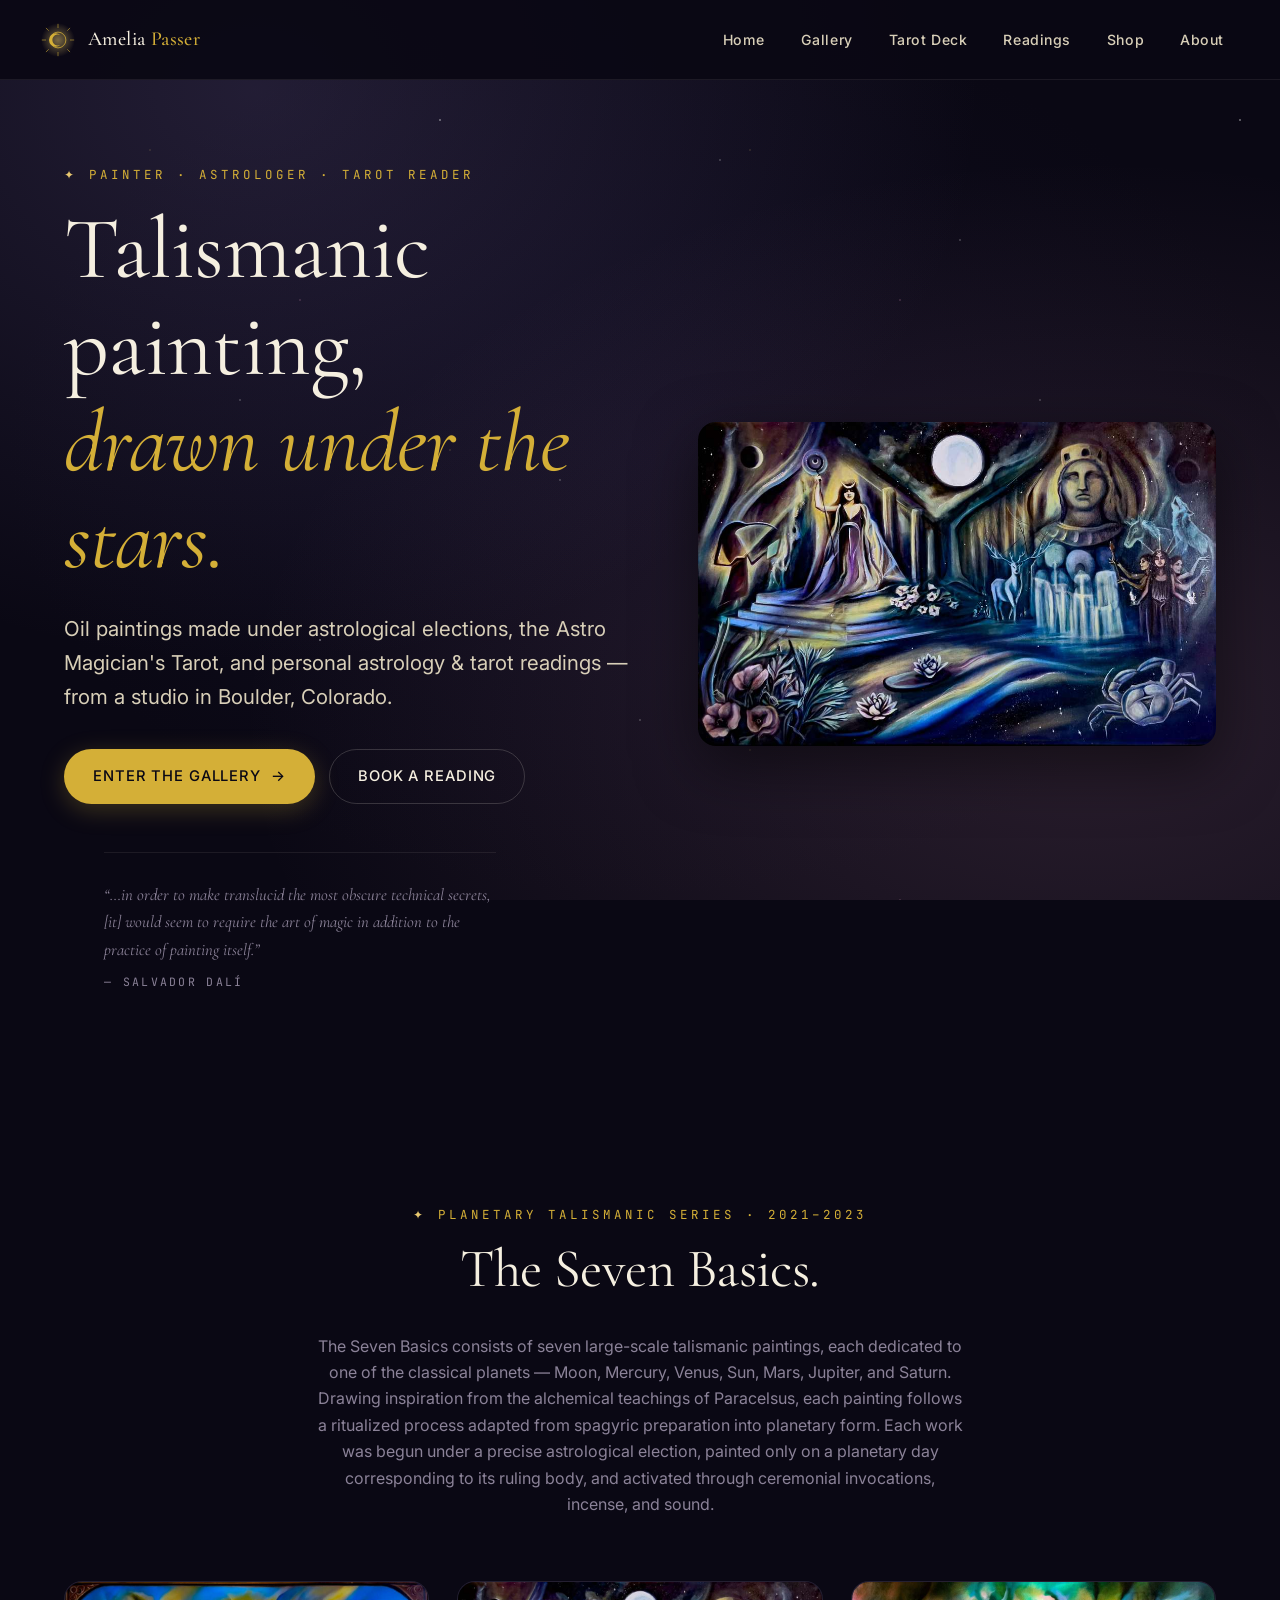
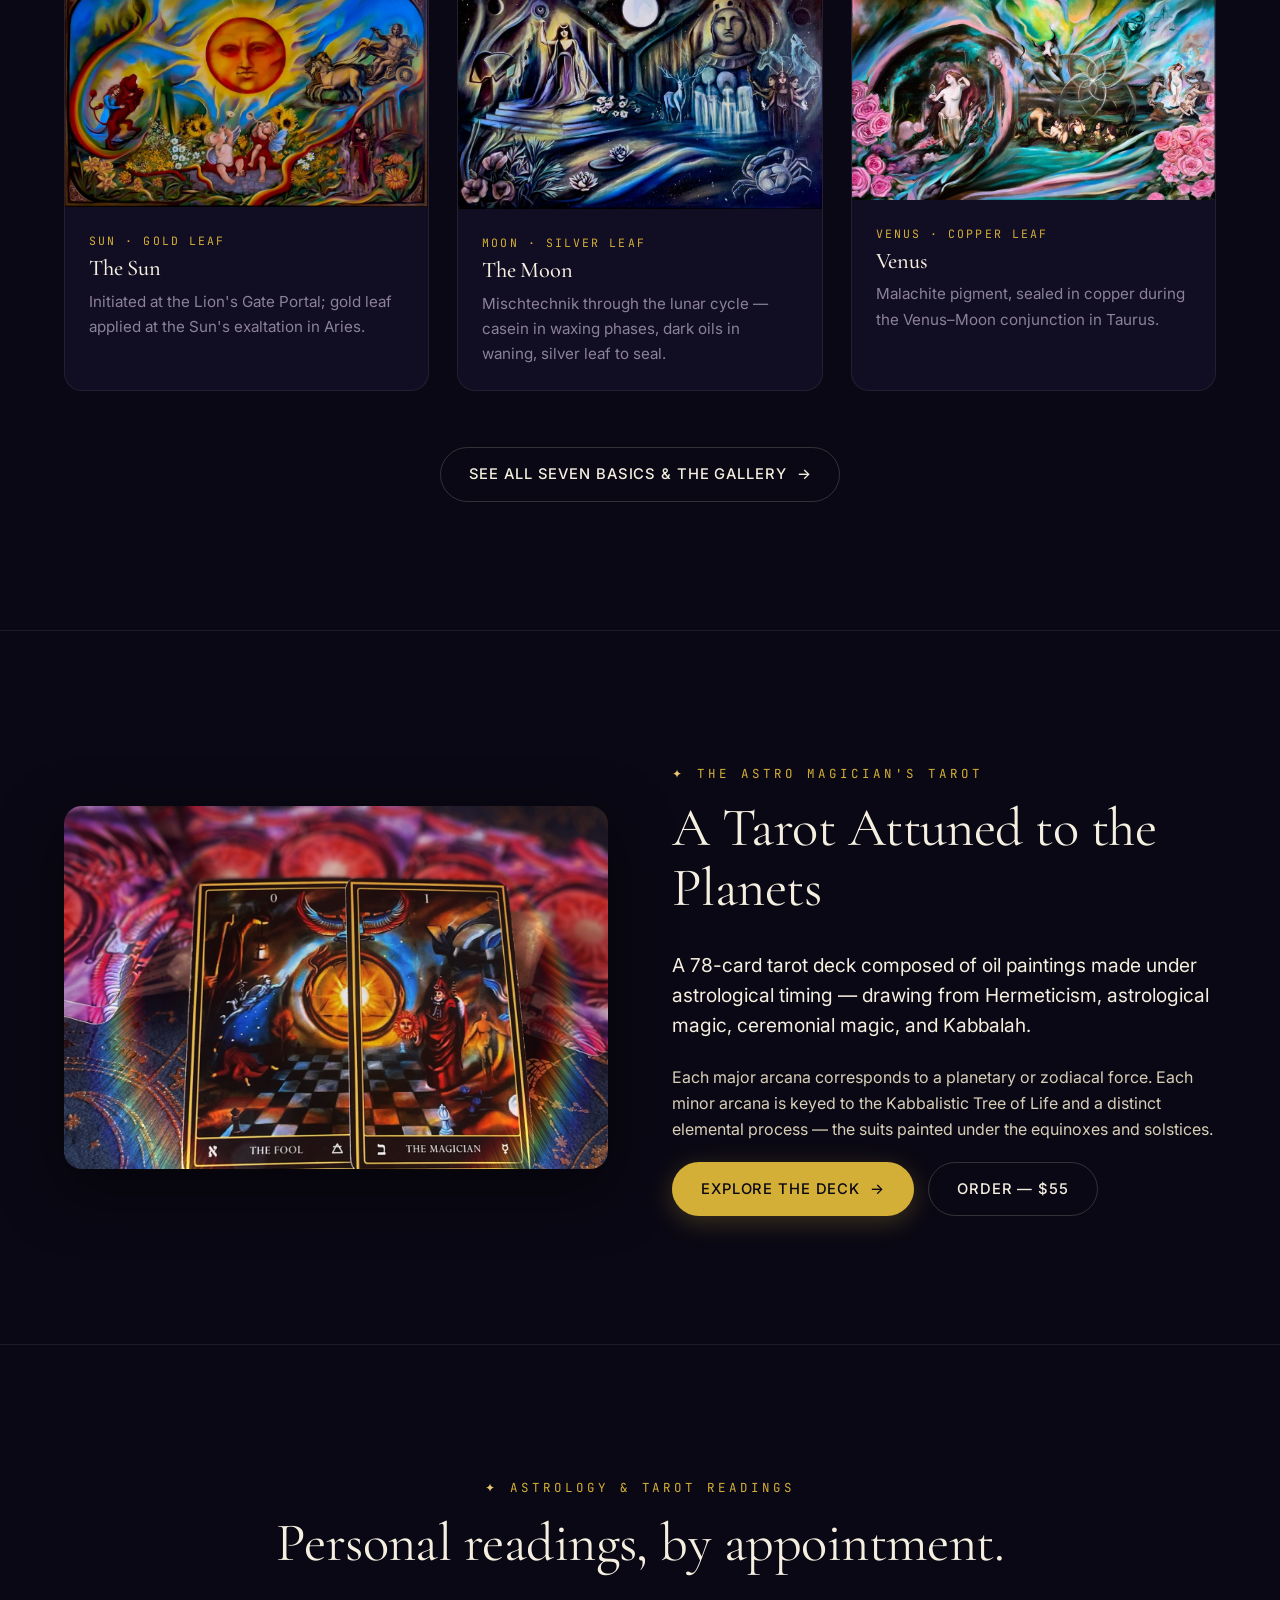
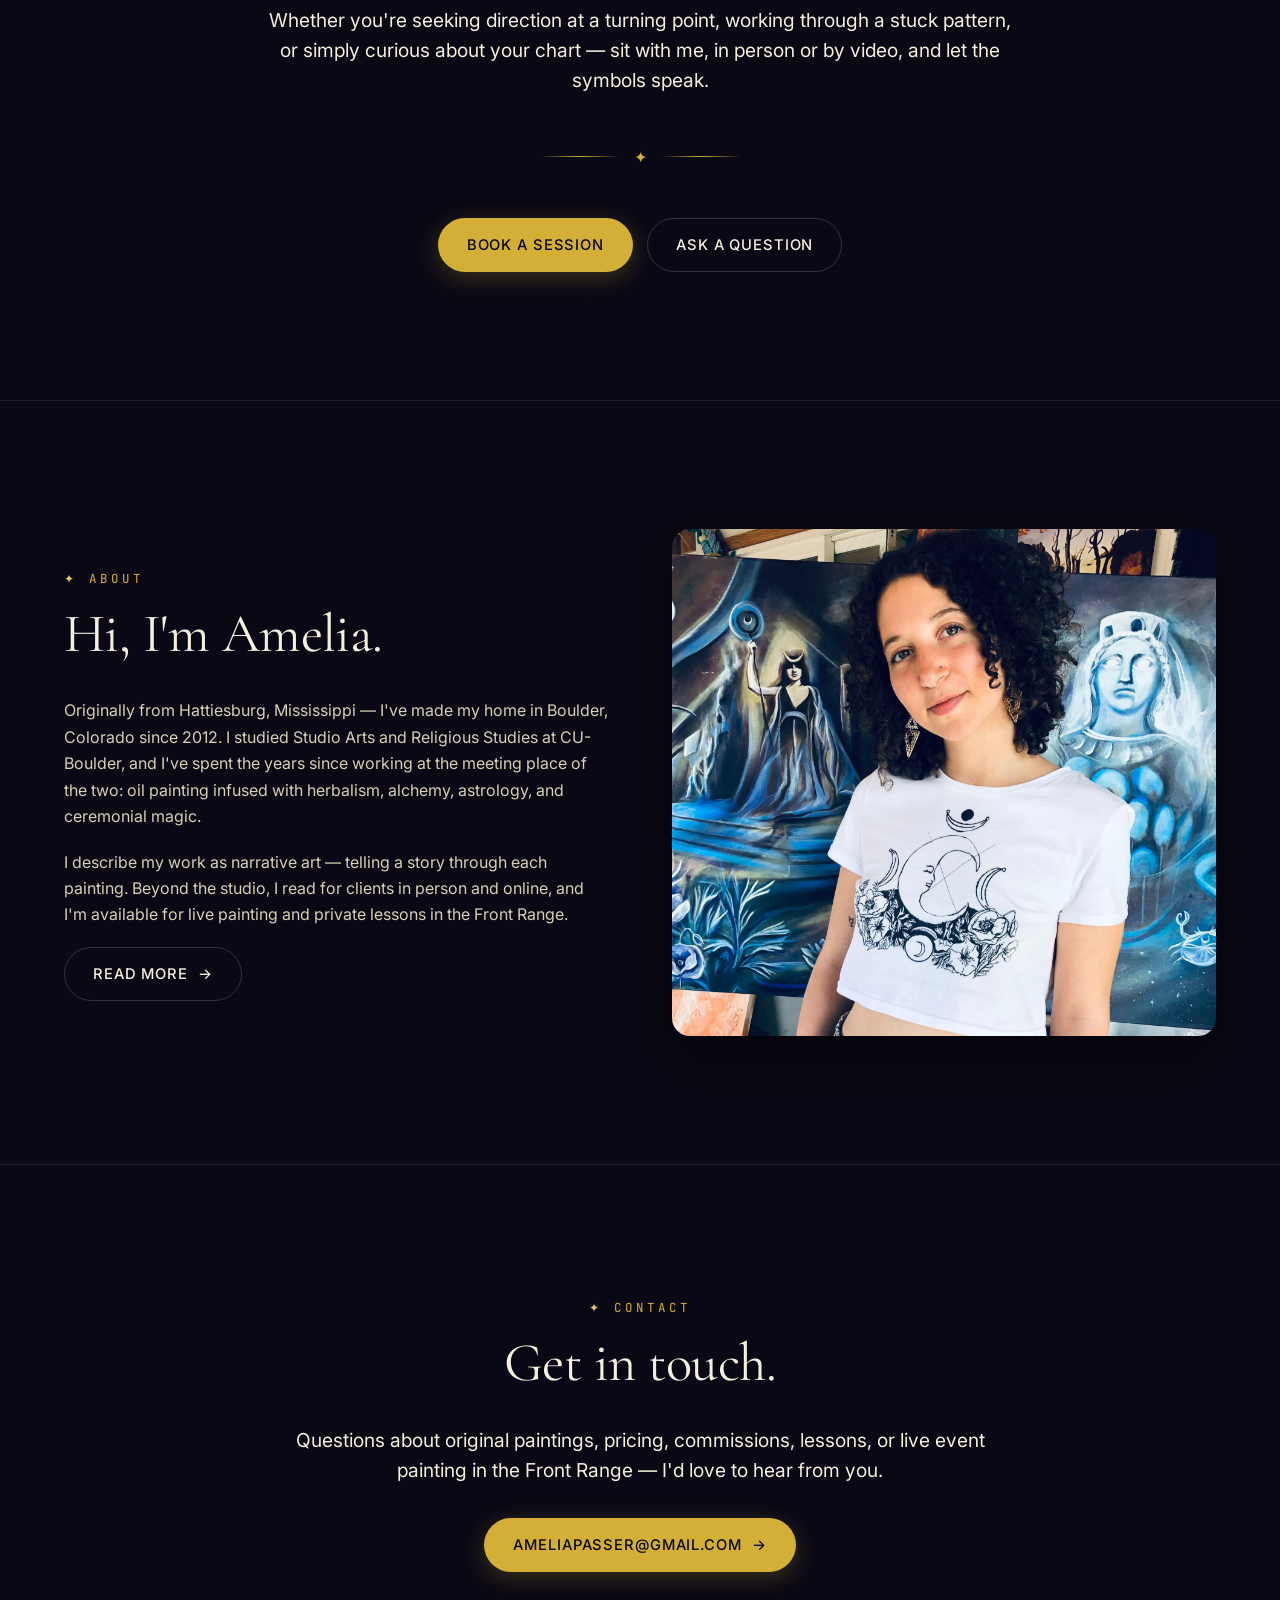
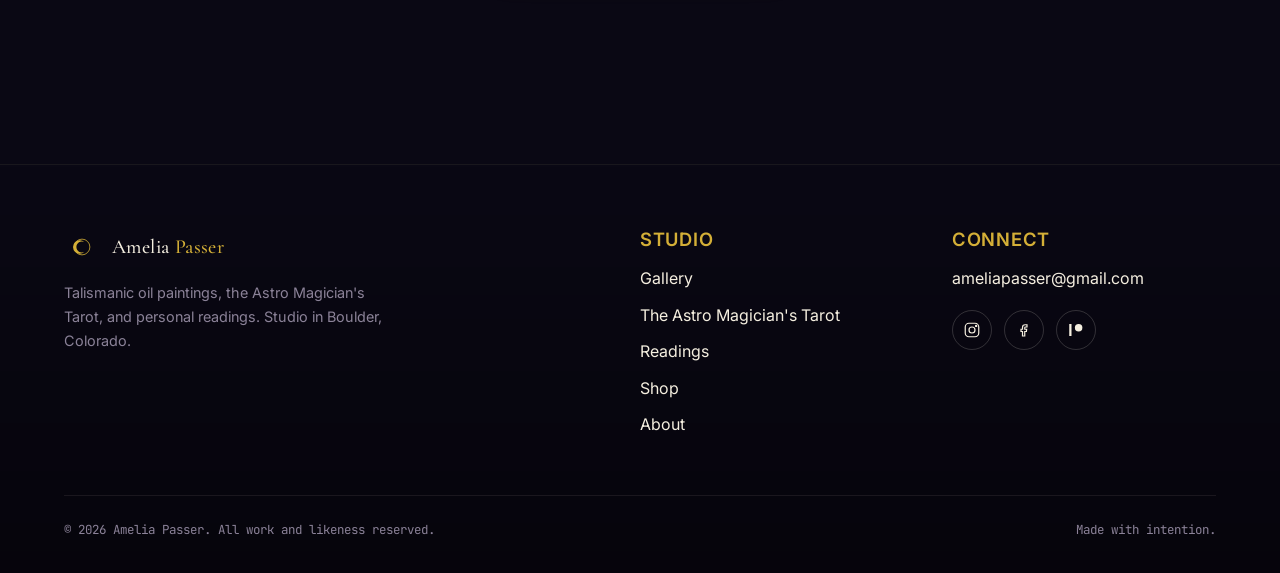
<file: index.html>
<!doctype html>
<html lang="en">
<head>
<meta charset="utf-8" />
<meta name="viewport" content="width=device-width, initial-scale=1" />
<title>Amelia Passer — Painter, Astrologer & Tarot Reader</title>
<meta name="description" content="Original talismanic oil paintings, the Astro Magician's Tarot, and personal astrology and tarot readings from Boulder, Colorado." />
<meta property="og:type" content="website" />
<meta property="og:site_name" content="Amelia Passer" />
<meta property="og:title" content="Amelia Passer — Painter, Astrologer & Tarot Reader" />
<meta property="og:description" content="Original talismanic oil paintings, the Astro Magician's Tarot, and personal astrology and tarot readings from Boulder, Colorado." />
<meta property="og:image" content="https://ameliapasser.com/assets/images/seven-basics/01-moon.jpg" />
<meta property="og:url" content="https://ameliapasser.com/" />
<meta name="twitter:card" content="summary_large_image" />
<meta name="twitter:title" content="Amelia Passer — Painter, Astrologer & Tarot Reader" />
<meta name="twitter:description" content="Original talismanic oil paintings, the Astro Magician's Tarot, and personal astrology and tarot readings from Boulder, Colorado." />
<meta name="twitter:image" content="https://ameliapasser.com/assets/images/seven-basics/01-moon.jpg" />
<link rel="preconnect" href="https://fonts.googleapis.com" />
<link rel="preconnect" href="https://fonts.gstatic.com" crossorigin />
<link href="https://fonts.googleapis.com/css2?family=Cormorant+Garamond:ital,wght@0,400;0,500;1,400&family=Inter:wght@400;500;600&family=JetBrains+Mono:wght@400;500&display=swap" rel="stylesheet" />
<link rel="stylesheet" href="assets/styles.css" />
<link rel="icon" href='data:image/svg+xml;utf8,<svg xmlns="http://www.w3.org/2000/svg" viewBox="0 0 64 64"><circle cx="32" cy="32" r="28" fill="%230a0814"/><circle cx="32" cy="32" r="14" fill="none" stroke="%23d4af37" stroke-width="2"/><path d="M32 4v8M32 52v8M4 32h8M52 32h8" stroke="%23d4af37" stroke-width="2" stroke-linecap="round"/></svg>' />
</head>
<body>

<div class="starfield" aria-hidden="true"></div>

<!-- ============ HEADER ============ -->
<header class="site-header">
  <div class="container site-header__inner">
    <a href="index.html" class="brand" aria-label="Amelia Passer — home">
      <svg class="brand__mark" viewBox="0 0 64 64" aria-hidden="true">
        <defs>
          <radialGradient id="brand-glow" cx="50%" cy="50%" r="50%">
            <stop offset="0%" stop-color="#e8c870" stop-opacity="0.5"/>
            <stop offset="100%" stop-color="#e8c870" stop-opacity="0"/>
          </radialGradient>
        </defs>
        <circle cx="32" cy="32" r="30" fill="url(#brand-glow)"/>
        <circle cx="32" cy="32" r="14" fill="none" stroke="#d4af37" stroke-width="1.4"/>
        <path d="M22 32a10 10 0 0 0 14 9 12 12 0 1 1 0-18 10 10 0 0 0-14 9z" fill="#d4af37"/>
        <g stroke="#d4af37" stroke-width="1" stroke-linecap="round">
          <path d="M32 4v6"/><path d="M32 54v6"/>
          <path d="M4 32h6"/><path d="M54 32h6"/>
          <path d="M11 11l4 4"/><path d="M49 49l4 4"/>
          <path d="M53 11l-4 4"/><path d="M15 49l-4 4"/>
        </g>
      </svg>
      <span class="brand__name">Amelia <span>Passer</span></span>
    </a>

    <button class="nav-toggle" aria-label="Toggle menu" aria-expanded="false" aria-controls="primary-nav">
      <span></span>
    </button>
    <nav class="nav" id="primary-nav" aria-label="Primary">
      <a href="index.html">Home</a>
      <a href="pages/gallery.html">Gallery</a>
      <a href="pages/tarot.html">Tarot Deck</a>
      <a href="pages/readings.html">Readings</a>
      <a href="pages/shop.html">Shop</a>
      <a href="pages/about.html">About</a>
    </nav>
  </div>
</header>

<!-- ============ HERO ============ -->
<section class="hero">
  <div class="container hero__inner">
    <div class="hero__content">
      <span class="eyebrow">Painter · Astrologer · Tarot Reader</span>
      <h1 class="hero__title">
        Talismanic painting,
        <span class="signature">drawn under the stars.</span>
      </h1>
      <p class="hero__lede">
        Oil paintings made under astrological elections, the Astro Magician's
        Tarot, and personal astrology &amp; tarot readings — from a studio in
        Boulder, Colorado.
      </p>
      <div class="hero__cta">
        <a href="pages/gallery.html" class="btn btn--primary">Enter the Gallery <span class="arrow">→</span></a>
        <a href="pages/readings.html" class="btn btn--ghost">Book a Reading</a>
      </div>

      <blockquote class="hero__quote">
        “…in order to make translucid the most obscure technical secrets, [it]
        would seem to require the art of magic in addition to the practice of
        painting itself.”
        <cite>— Salvador Dalí</cite>
      </blockquote>
    </div>

    <div class="hero__visual hero__visual--natural">
      <img src="assets/images/seven-basics/01-moon.jpg" alt="The Moon — talismanic oil painting by Amelia Passer (48×30in, oils, casein, silver leaf)" loading="eager" />
    </div>
  </div>
</section>

<!-- ============ FEATURED PAINTINGS ============ -->
<section class="section">
  <div class="container">
    <div class="section-head reveal">
      <span class="eyebrow">Planetary Talismanic Series · 2021–2023</span>
      <h2>The Seven Basics.</h2>
      <p class="muted">
        The Seven Basics consists of seven large-scale talismanic paintings,
        each dedicated to one of the classical planets — Moon, Mercury,
        Venus, Sun, Mars, Jupiter, and Saturn. Drawing inspiration from
        the alchemical teachings of Paracelsus, each painting follows a
        ritualized process adapted from spagyric preparation into planetary
        form. Each work was begun under a precise astrological election,
        painted only on a planetary day corresponding to its ruling body,
        and activated through ceremonial invocations, incense, and sound.
      </p>
    </div>

    <div class="grid grid--3">

      <a href="pages/gallery.html#sun" class="card reveal">
        <div class="card__media card__media--natural">
          <img src="assets/images/seven-basics/04-sun.jpg" alt="Sun — Talismanic Painting Series" loading="lazy" />
        </div>
        <div class="card__body">
          <p class="card__meta">Sun · Gold leaf</p>
          <h3 class="card__title">The Sun</h3>
          <p class="card__excerpt">Initiated at the Lion's Gate Portal; gold leaf applied at the Sun's exaltation in Aries.</p>
        </div>
      </a>

      <a href="pages/gallery.html#moon" class="card reveal">
        <div class="card__media card__media--natural">
          <img src="assets/images/seven-basics/01-moon.jpg" alt="The Moon — Talismanic Painting Series" loading="lazy" />
        </div>
        <div class="card__body">
          <p class="card__meta">Moon · Silver leaf</p>
          <h3 class="card__title">The Moon</h3>
          <p class="card__excerpt">Mischtechnik through the lunar cycle — casein in waxing phases, dark oils in waning, silver leaf to seal.</p>
        </div>
      </a>

      <a href="pages/gallery.html#venus" class="card reveal">
        <div class="card__media card__media--natural">
          <img src="assets/images/seven-basics/03-venus.jpg" alt="Venus — Talismanic Painting Series" loading="lazy" />
        </div>
        <div class="card__body">
          <p class="card__meta">Venus · Copper leaf</p>
          <h3 class="card__title">Venus</h3>
          <p class="card__excerpt">Malachite pigment, sealed in copper during the Venus–Moon conjunction in Taurus.</p>
        </div>
      </a>
    </div>

    <div class="text-center" style="margin-top: 56px;">
      <a href="pages/gallery.html" class="btn btn--ghost">See All Seven Basics &amp; the Gallery <span class="arrow">→</span></a>
    </div>
  </div>
</section>

<!-- ============ TAROT FEATURE ============ -->
<section class="section">
  <div class="container">
    <div class="feature">
      <div class="feature__media feature__media--natural reveal">
        <img src="assets/images/shop/tarot-deck.jpg" alt="The Astro Magician's Tarot — limited edition deck by Amelia Passer, showing The Fool and The Magician" loading="lazy" />
      </div>
      <div class="reveal">
        <span class="eyebrow">The Astro Magician's Tarot</span>
        <h2>A Tarot Attuned to the Planets</h2>
        <p class="lede">
          A 78-card tarot deck composed of oil paintings made under
          astrological timing — drawing from Hermeticism, astrological magic,
          ceremonial magic, and Kabbalah.
        </p>
        <p>
          Each major arcana corresponds to a planetary or zodiacal force.
          Each minor arcana is keyed to the Kabbalistic Tree of Life and a
          distinct elemental process — the suits painted under the
          equinoxes and solstices.
        </p>
        <div class="hero__cta">
          <a href="pages/tarot.html" class="btn btn--primary">Explore the Deck <span class="arrow">→</span></a>
          <a href="https://amelia-passer-art.myshopify.com/products/limited-edition-astro-magicians-tarot-deck" target="_blank" rel="noopener" class="btn btn--ghost">Order — $55</a>
        </div>
      </div>
    </div>
  </div>
</section>

<!-- ============ READINGS CTA ============ -->
<section class="section">
  <div class="container container--narrow text-center">
    <span class="eyebrow reveal">Astrology &amp; Tarot Readings</span>
    <h2 class="reveal">Personal readings, by appointment.</h2>
    <p class="lede reveal">
      Whether you're seeking direction at a turning point, working through a
      stuck pattern, or simply curious about your chart — sit with me, in
      person or by video, and let the symbols speak.
    </p>
    <div class="divider reveal" aria-hidden="true">✦</div>
    <div class="hero__cta reveal" style="justify-content:center;">
      <a href="pages/readings.html" class="btn btn--primary">Book a Session</a>
      <a href="#contact" class="btn btn--ghost">Ask a Question</a>
    </div>
  </div>
</section>

<!-- ============ ABOUT TEASER ============ -->
<section class="section">
  <div class="container">
    <div class="feature feature--reverse">
      <div class="feature__media feature__media--natural reveal">
        <img src="assets/images/about/01.jpg" alt="Amelia Passer in front of one of her paintings" loading="lazy" />
      </div>
      <div class="reveal">
        <span class="eyebrow">About</span>
        <h2>Hi, I'm Amelia.</h2>
        <p>
          Originally from Hattiesburg, Mississippi — I've made my home in
          Boulder, Colorado since 2012. I studied Studio Arts and Religious
          Studies at CU-Boulder, and I've spent the years since working at
          the meeting place of the two: oil painting infused with herbalism,
          alchemy, astrology, and ceremonial magic.
        </p>
        <p>
          I describe my work as narrative art — telling a story through each
          painting. Beyond the studio, I read for clients in person and
          online, and I'm available for live painting and private lessons in
          the Front Range.
        </p>
        <a href="pages/about.html" class="btn btn--ghost">Read More <span class="arrow">→</span></a>
      </div>
    </div>
  </div>
</section>

<!-- ============ CONTACT ============ -->
<section class="section" id="contact">
  <div class="container container--narrow text-center">
    <div class="reveal">
      <span class="eyebrow">Contact</span>
      <h2>Get in touch.</h2>
      <p class="lede" style="margin-bottom: 32px;">
        Questions about original paintings, pricing, commissions, lessons, or
        live event painting in the Front Range — I'd love to hear from you.
      </p>
      <a href="mailto:ameliapasser@gmail.com" class="btn btn--primary">
        ameliapasser@gmail.com <span class="arrow">→</span>
      </a>
    </div>
  </div>
</section>

<!-- ============ FOOTER ============ -->
<footer class="site-footer">
  <div class="container">
    <div class="site-footer__inner">
      <div>
        <a href="index.html" class="brand" style="margin-bottom:16px;">
          <svg class="brand__mark" viewBox="0 0 64 64" aria-hidden="true">
            <circle cx="32" cy="32" r="14" fill="none" stroke="#d4af37" stroke-width="1.4"/>
            <path d="M22 32a10 10 0 0 0 14 9 12 12 0 1 1 0-18 10 10 0 0 0-14 9z" fill="#d4af37"/>
          </svg>
          <span class="brand__name">Amelia <span>Passer</span></span>
        </a>
        <p class="muted" style="font-size:0.9rem; max-width:38ch; margin-top:12px;">
          Talismanic oil paintings, the Astro Magician's Tarot, and personal
          readings. Studio in Boulder, Colorado.
        </p>

      </div>

      <div>
        <h4>Studio</h4>
        <ul>
          <li><a href="pages/gallery.html">Gallery</a></li>
          <li><a href="pages/tarot.html">The Astro Magician's Tarot</a></li>
          <li><a href="pages/readings.html">Readings</a></li>
          <li><a href="pages/shop.html">Shop</a></li>
          <li><a href="pages/about.html">About</a></li>
        </ul>
      </div>

      <div>
        <h4>Connect</h4>
        <ul>
          <li><a href="mailto:ameliapasser@gmail.com">ameliapasser@gmail.com</a></li>
        </ul>
        <div class="socials" style="margin-top:18px;">
          <a href="https://www.instagram.com/ameliapasser" target="_blank" rel="noopener" aria-label="Instagram">
            <svg viewBox="0 0 24 24" fill="none" stroke="currentColor" stroke-width="1.6"><rect x="3" y="3" width="18" height="18" rx="5"/><circle cx="12" cy="12" r="4"/><circle cx="17.5" cy="6.5" r="0.8" fill="currentColor"/></svg>
          </a>
          <a href="https://www.facebook.com/ameliapasser" target="_blank" rel="noopener" aria-label="Facebook">
            <svg viewBox="0 0 24 24" fill="none" stroke="currentColor" stroke-width="1.6"><path d="M14 8h2V5h-2.5C11.5 5 10 6.5 10 8.5V11H8v3h2v6h3v-6h2.2l.3-3H13V9c0-.6.4-1 1-1z"/></svg>
          </a>
          <a href="https://patreon.com/ameliapasser" target="_blank" rel="noopener" aria-label="Patreon">
            <svg viewBox="0 0 24 24" fill="currentColor"><circle cx="15.5" cy="9" r="5"/><rect x="3" y="4" width="3" height="16"/></svg>
          </a>
        </div>
      </div>
    </div>

    <div class="site-footer__bottom">
      <span>© <span id="year"></span> Amelia Passer. All work and likeness reserved.</span>
      <span>Made with intention.</span>
    </div>
  </div>
</footer>

<!-- ============ LIGHTBOX ============ -->
<div class="lightbox" role="dialog" aria-modal="true" aria-label="Artwork preview">
  <button class="lightbox__close" aria-label="Close">×</button>
  <div>
    <div class="lightbox__content"></div>
    <p class="lightbox__caption"></p>
  </div>
</div>

<script>document.getElementById('year').textContent = new Date().getFullYear();</script>
<script src="assets/script.js"></script>
</body>
</html>
</file>
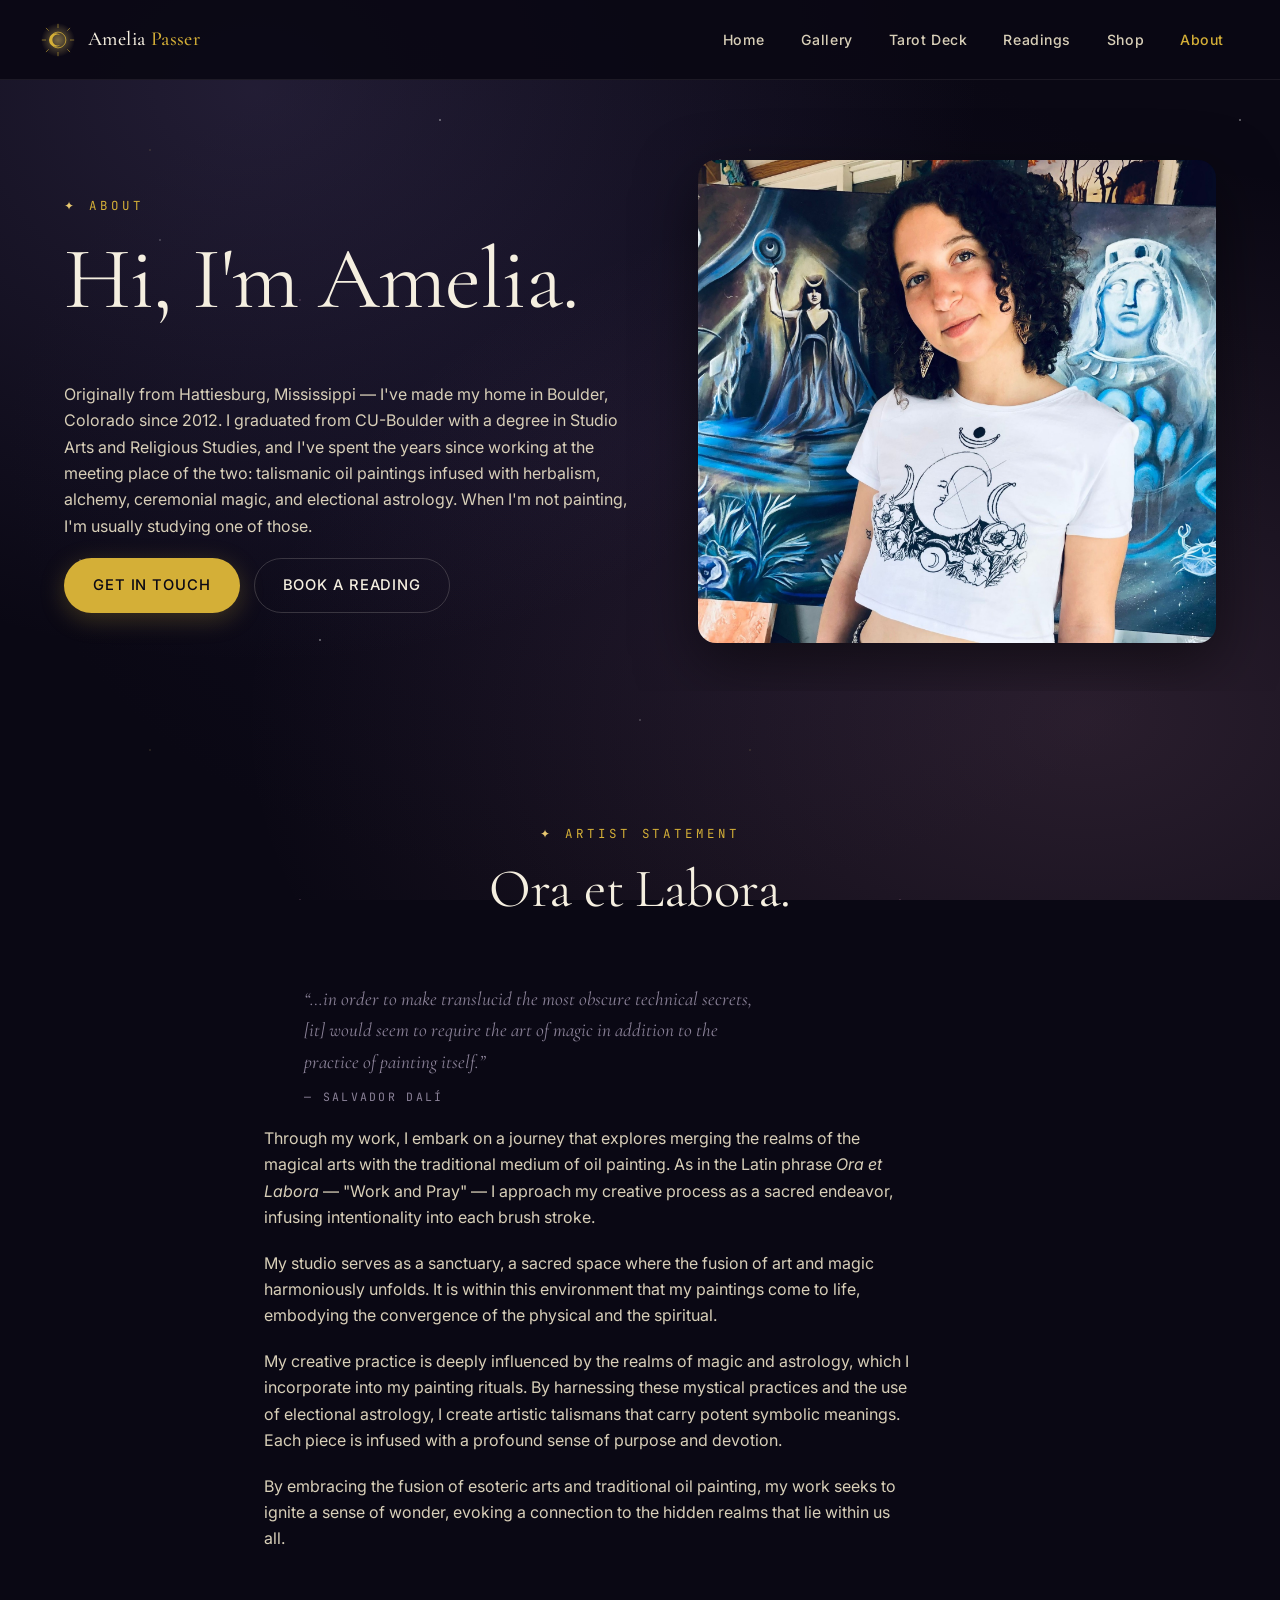
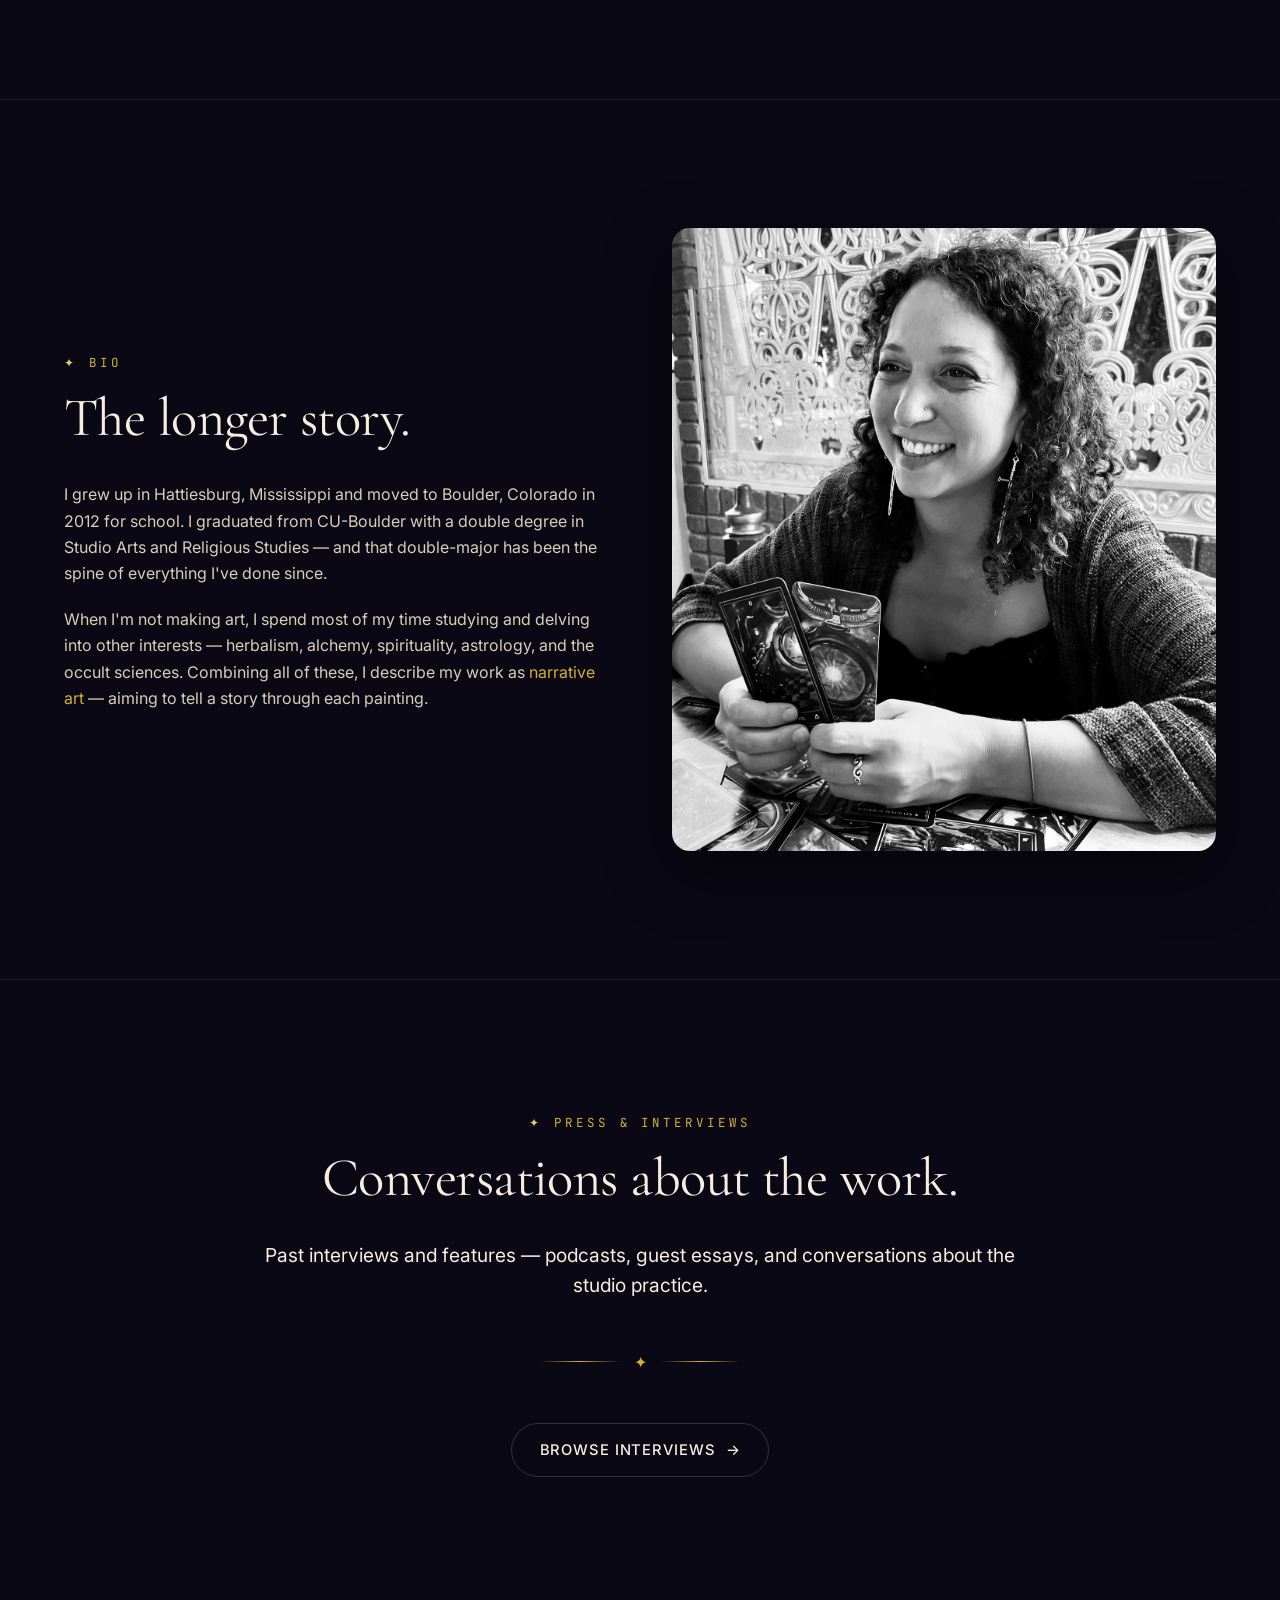
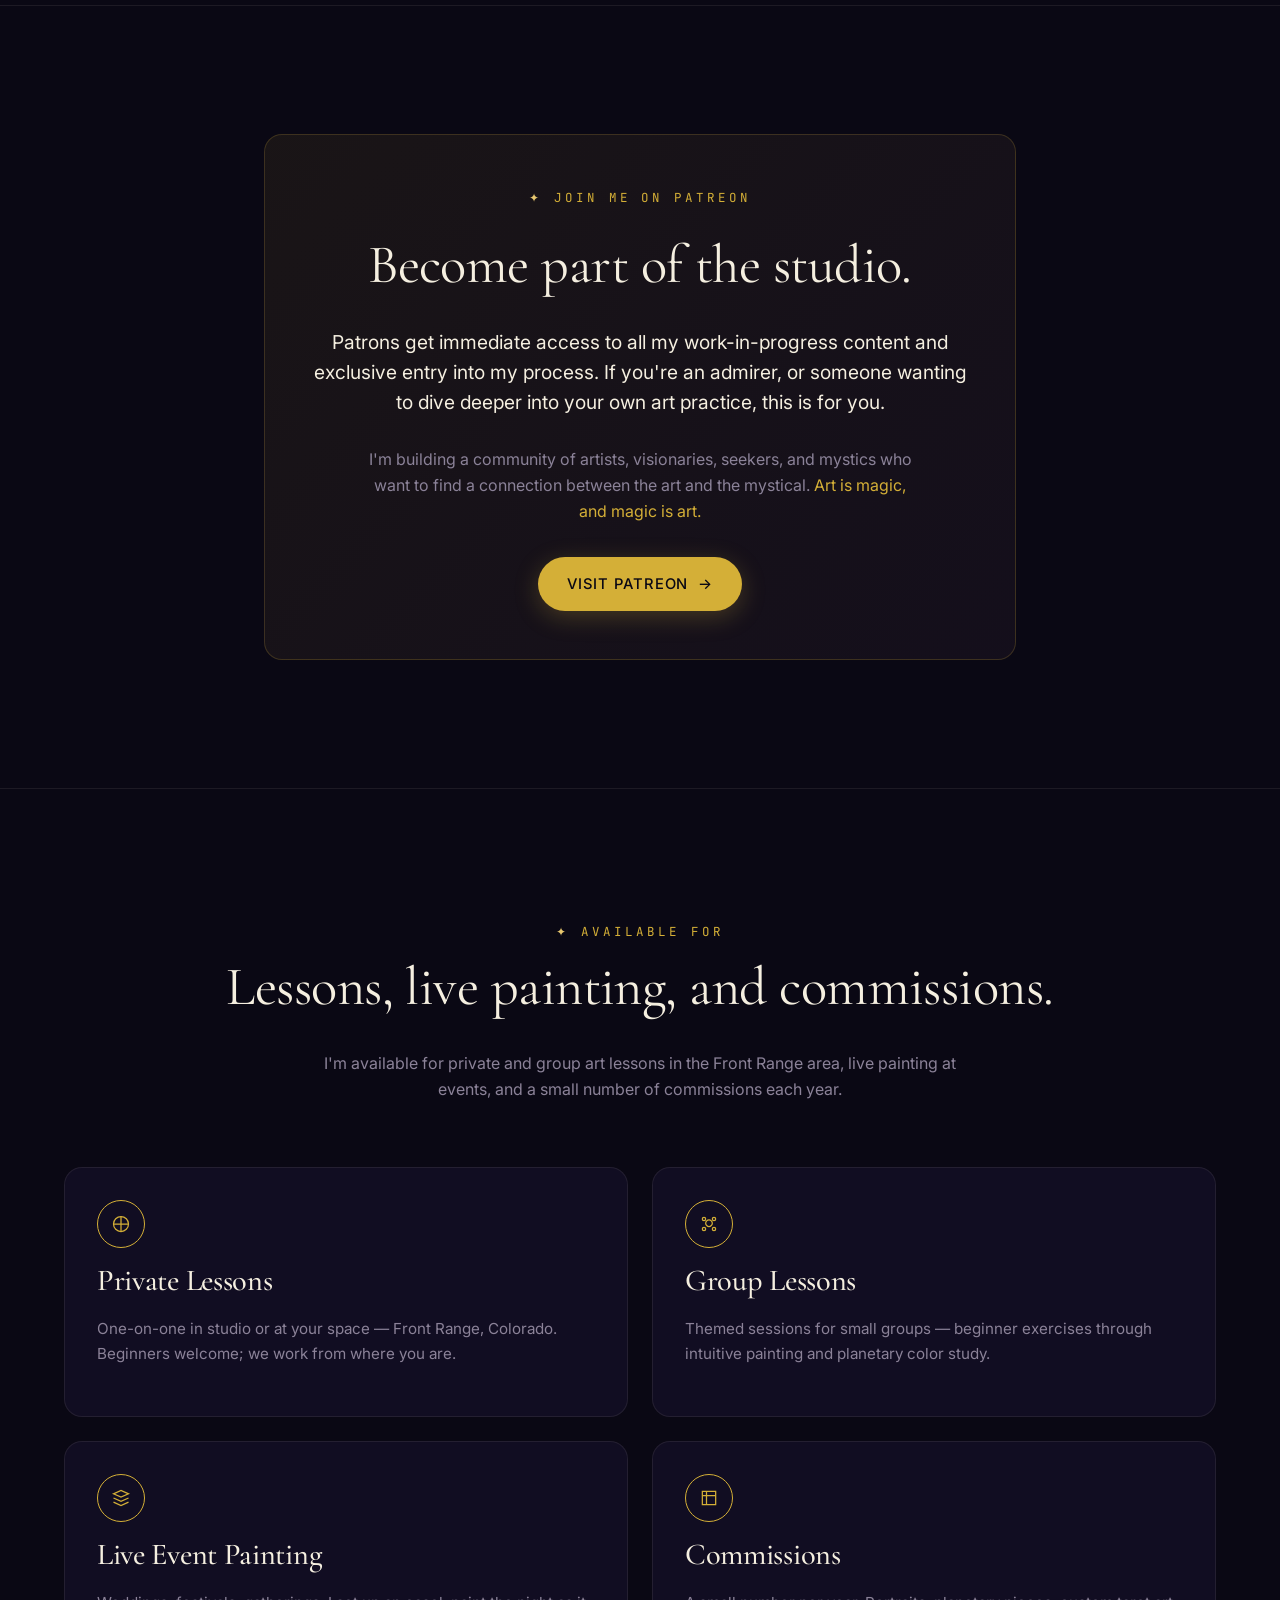
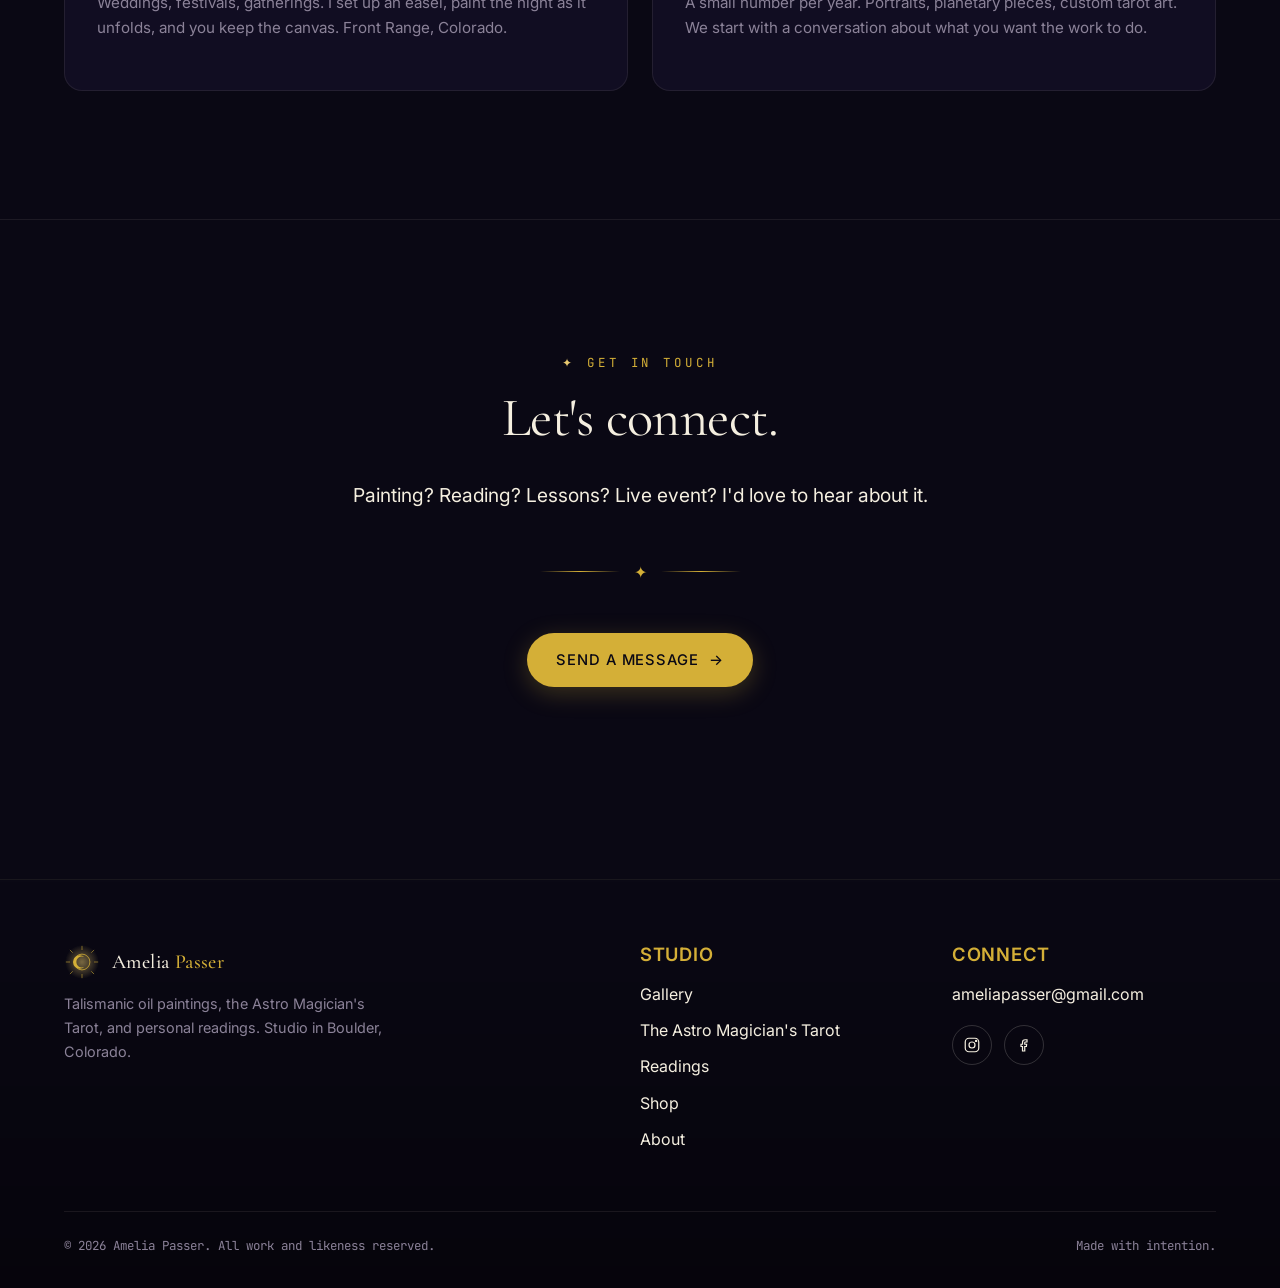
<file: pages/about.html>
<!doctype html>
<html lang="en">
<head>
<meta charset="utf-8" />
<meta name="viewport" content="width=device-width, initial-scale=1" />
<title>About — Amelia Passer</title>
<meta name="description" content="About Amelia Passer — painter, astrologer, and tarot reader based in Boulder, Colorado. Studio Arts and Religious Studies, CU-Boulder." />
<meta property="og:type" content="profile" />
<meta property="og:site_name" content="Amelia Passer" />
<meta property="og:title" content="About — Amelia Passer" />
<meta property="og:description" content="Painter, astrologer, and tarot reader based in Boulder, Colorado. Studio Arts and Religious Studies, CU-Boulder." />
<meta property="og:image" content="https://ameliapasser.com/assets/images/about/01.jpg" />
<meta property="og:url" content="https://ameliapasser.com/pages/about.html" />
<meta name="twitter:card" content="summary_large_image" />
<meta name="twitter:title" content="About — Amelia Passer" />
<meta name="twitter:description" content="Painter, astrologer, and tarot reader based in Boulder, Colorado." />
<meta name="twitter:image" content="https://ameliapasser.com/assets/images/about/01.jpg" />
<link rel="preconnect" href="https://fonts.googleapis.com" />
<link rel="preconnect" href="https://fonts.gstatic.com" crossorigin />
<link href="https://fonts.googleapis.com/css2?family=Cormorant+Garamond:ital,wght@0,400;0,500;1,400&family=Inter:wght@400;500;600&family=JetBrains+Mono:wght@400;500&display=swap" rel="stylesheet" />
<link rel="stylesheet" href="../assets/styles.css" />
<style>
  .lessons {
    display: grid;
    grid-template-columns: repeat(2, 1fr);
    gap: 24px;
  }
  @media (max-width: 720px) { .lessons { grid-template-columns: 1fr; } }
  .lesson {
    background: var(--bg-1);
    border: 1px solid var(--hairline);
    border-radius: var(--r-lg);
    padding: 32px;
  }
  .lesson__icon {
    width: 48px; height: 48px;
    border: 1px solid var(--gold);
    border-radius: 50%;
    display: flex;
    align-items: center;
    justify-content: center;
    color: var(--gold);
    margin-bottom: 16px;
  }
  .patreon-card {
    background: linear-gradient(135deg, rgba(212, 175, 55, 0.08), rgba(184, 127, 158, 0.06));
    border: 1px solid rgba(212, 175, 55, 0.2);
    border-radius: var(--r-lg);
    padding: 48px;
    text-align: center;
  }
  @media (max-width: 720px) { .patreon-card { padding: 32px 24px; } }
</style>
<link rel="icon" href='data:image/svg+xml;utf8,<svg xmlns="http://www.w3.org/2000/svg" viewBox="0 0 64 64"><circle cx="32" cy="32" r="28" fill="%230a0814"/><circle cx="32" cy="32" r="14" fill="none" stroke="%23d4af37" stroke-width="2"/><path d="M32 4v8M32 52v8M4 32h8M52 32h8" stroke="%23d4af37" stroke-width="2" stroke-linecap="round"/></svg>' />
</head>
<body>

<div class="starfield" aria-hidden="true"></div>

<header class="site-header">
  <div class="container site-header__inner">
    <a href="../index.html" class="brand">
      <svg class="brand__mark" viewBox="0 0 64 64" aria-hidden="true">
        <defs>
          <radialGradient id="brand-glow" cx="50%" cy="50%" r="50%">
            <stop offset="0%" stop-color="#e8c870" stop-opacity="0.5"/>
            <stop offset="100%" stop-color="#e8c870" stop-opacity="0"/>
          </radialGradient>
        </defs>
        <circle cx="32" cy="32" r="30" fill="url(#brand-glow)"/>
        <circle cx="32" cy="32" r="14" fill="none" stroke="#d4af37" stroke-width="1.4"/>
        <path d="M22 32a10 10 0 0 0 14 9 12 12 0 1 1 0-18 10 10 0 0 0-14 9z" fill="#d4af37"/>
        <g stroke="#d4af37" stroke-width="1" stroke-linecap="round">
          <path d="M32 4v6"/><path d="M32 54v6"/>
          <path d="M4 32h6"/><path d="M54 32h6"/>
          <path d="M11 11l4 4"/><path d="M49 49l4 4"/>
          <path d="M53 11l-4 4"/><path d="M15 49l-4 4"/>
        </g>
      </svg>
      <span class="brand__name">Amelia <span>Passer</span></span>
    </a>
    <button class="nav-toggle" aria-label="Toggle menu" aria-expanded="false" aria-controls="primary-nav"><span></span></button>
    <nav class="nav" id="primary-nav" aria-label="Primary">
      <a href="../index.html">Home</a>
      <a href="gallery.html">Gallery</a>
      <a href="tarot.html">Tarot Deck</a>
      <a href="readings.html">Readings</a>
      <a href="shop.html">Shop</a>
      <a href="about.html">About</a>
    </nav>
  </div>
</header>

<!-- ============ HERO ============ -->
<section class="hero" style="padding: 80px 0 48px; min-height:auto;">
  <div class="container hero__inner">
    <div class="hero__content">
      <span class="eyebrow">About</span>
      <h1>Hi, I'm Amelia.</h1>
      <p>
        Originally from Hattiesburg, Mississippi — I've made my home in
        Boulder, Colorado since 2012. I graduated from CU-Boulder with a
        degree in Studio Arts and Religious Studies, and I've spent the
        years since working at the meeting place of the two: talismanic
        oil paintings infused with herbalism, alchemy, ceremonial magic,
        and electional astrology. When I'm not painting, I'm usually
        studying one of those.
      </p>
      <div class="hero__cta">
        <a href="../index.html#contact" class="btn btn--primary">Get in Touch</a>
        <a href="readings.html" class="btn btn--ghost">Book a Reading</a>
      </div>
    </div>
    <div class="hero__visual hero__visual--natural">
      <img src="../assets/images/about/01.jpg" alt="Amelia Passer in front of one of her paintings" loading="eager" />
    </div>
  </div>
</section>

<!-- ============ ARTIST STATEMENT ============ -->
<section class="section">
  <div class="container container--narrow">
    <div class="section-head reveal">
      <span class="eyebrow">Artist Statement</span>
      <h2>Ora et Labora.</h2>
    </div>

    <div class="reveal">
      <blockquote class="hero__quote" style="margin-top: 0; padding-top: 0; border-top: 0; font-size: 1.2rem;">
        “…in order to make translucid the most obscure technical secrets, [it]
        would seem to require the art of magic in addition to the practice of
        painting itself.”
        <cite>— Salvador Dalí</cite>
      </blockquote>

      <p>
        Through my work, I embark on a journey that explores merging the realms
        of the magical arts with the traditional medium of oil painting. As in
        the Latin phrase <em>Ora et Labora</em> — "Work and Pray" — I approach
        my creative process as a sacred endeavor, infusing intentionality into
        each brush stroke.
      </p>
      <p>
        My studio serves as a sanctuary, a sacred space where the fusion of
        art and magic harmoniously unfolds. It is within this environment
        that my paintings come to life, embodying the convergence of the
        physical and the spiritual.
      </p>
      <p>
        My creative practice is deeply influenced by the realms of magic and
        astrology, which I incorporate into my painting rituals. By harnessing
        these mystical practices and the use of electional astrology, I create
        artistic talismans that carry potent symbolic meanings. Each piece is
        infused with a profound sense of purpose and devotion.
      </p>
      <p>
        By embracing the fusion of esoteric arts and traditional oil painting,
        my work seeks to ignite a sense of wonder, evoking a connection to the
        hidden realms that lie within us all.
      </p>
    </div>
  </div>
</section>

<!-- ============ ARTIST BIO ============ -->
<section class="section">
  <div class="container">
    <div class="feature feature--reverse">
      <div class="feature__media feature__media--natural reveal">
        <img src="../assets/images/about/02.jpg" alt="Amelia Passer — additional studio portrait" loading="lazy" />
      </div>
      <div class="reveal">
        <span class="eyebrow">Bio</span>
        <h2>The longer story.</h2>
        <p>
          I grew up in Hattiesburg, Mississippi and moved to Boulder,
          Colorado in 2012 for school. I graduated from CU-Boulder with a
          double degree in Studio Arts and Religious Studies — and that
          double-major has been the spine of everything I've done since.
        </p>
        <p>
          When I'm not making art, I spend most of my time studying and
          delving into other interests — herbalism, alchemy, spirituality,
          astrology, and the occult sciences. Combining all of these, I
          describe my work as <em class="gold">narrative art</em> — aiming
          to tell a story through each painting.
        </p>
      </div>
    </div>
  </div>
</section>

<!-- ============ PRESS / INTERVIEWS ============ -->
<section class="section">
  <div class="container container--narrow text-center">
    <span class="eyebrow reveal">Press &amp; Interviews</span>
    <h2 class="reveal">Conversations about the work.</h2>
    <p class="lede reveal">
      Past interviews and features — podcasts, guest essays, and
      conversations about the studio practice.
    </p>
    <div class="divider reveal" aria-hidden="true">✦</div>
    <a href="https://linktr.ee/ameliapasser" target="_blank" rel="noopener" class="btn btn--ghost reveal">Browse Interviews <span class="arrow">→</span></a>
  </div>
</section>

<!-- ============ PATREON ============ -->
<section class="section">
  <div class="container container--narrow">
    <div class="patreon-card reveal">
      <span class="eyebrow">Join me on Patreon</span>
      <h2 style="margin-top: 12px;">Become part of the studio.</h2>
      <p class="lede" style="margin: 0 auto 28px;">
        Patrons get immediate access to all my work-in-progress content and
        exclusive entry into my process. If you're an admirer, or someone
        wanting to dive deeper into your own art practice, this is for you.
      </p>
      <p style="max-width: 56ch; margin: 0 auto 32px; color: var(--ink-2);">
        I'm building a community of artists, visionaries, seekers, and
        mystics who want to find a connection between the art and the
        mystical. <em class="gold">Art is magic, and magic is art.</em>
      </p>
      <a href="https://patreon.com/ameliapasser" target="_blank" rel="noopener" class="btn btn--primary">Visit Patreon <span class="arrow">→</span></a>
    </div>
  </div>
</section>

<!-- ============ LESSONS / SERVICES ============ -->
<section class="section">
  <div class="container">
    <div class="section-head reveal">
      <span class="eyebrow">Available For</span>
      <h2>Lessons, live painting, and commissions.</h2>
      <p class="muted">I'm available for private and group art lessons in the Front Range area, live painting at events, and a small number of commissions each year.</p>
    </div>

    <div class="lessons">
      <div class="lesson reveal">
        <div class="lesson__icon">
          <svg width="20" height="20" viewBox="0 0 24 24" fill="none" stroke="currentColor" stroke-width="1.5"><circle cx="12" cy="12" r="9"/><path d="M12 3v18M3 12h18"/></svg>
        </div>
        <h3>Private Lessons</h3>
        <p class="muted" style="font-size:0.95rem;">
          One-on-one in studio or at your space — Front Range, Colorado.
          Beginners welcome; we work from where you are.
        </p>
      </div>
      <div class="lesson reveal">
        <div class="lesson__icon">
          <svg width="20" height="20" viewBox="0 0 24 24" fill="none" stroke="currentColor" stroke-width="1.5"><path d="M12 7c2 0 4 2 4 4s-2 4-4 4-4-2-4-4 2-4 4-4z"/><circle cx="6" cy="6" r="2"/><circle cx="18" cy="6" r="2"/><circle cx="6" cy="18" r="2"/><circle cx="18" cy="18" r="2"/></svg>
        </div>
        <h3>Group Lessons</h3>
        <p class="muted" style="font-size:0.95rem;">
          Themed sessions for small groups — beginner exercises through
          intuitive painting and planetary color study.
        </p>
      </div>
      <div class="lesson reveal">
        <div class="lesson__icon">
          <svg width="20" height="20" viewBox="0 0 24 24" fill="none" stroke="currentColor" stroke-width="1.5"><path d="M3 7l9-4 9 4-9 4-9-4z"/><path d="M3 12l9 4 9-4M3 17l9 4 9-4"/></svg>
        </div>
        <h3>Live Event Painting</h3>
        <p class="muted" style="font-size:0.95rem;">
          Weddings, festivals, gatherings. I set up an easel, paint the
          night as it unfolds, and you keep the canvas. Front Range, Colorado.
        </p>
      </div>
      <div class="lesson reveal">
        <div class="lesson__icon">
          <svg width="20" height="20" viewBox="0 0 24 24" fill="none" stroke="currentColor" stroke-width="1.5"><path d="M4 4h16v16H4z"/><path d="M4 9h16M9 4v16"/></svg>
        </div>
        <h3>Commissions</h3>
        <p class="muted" style="font-size:0.95rem;">
          A small number per year. Portraits, planetary pieces, custom
          tarot art. We start with a conversation about what you want the
          work to do.
        </p>
      </div>
    </div>
  </div>
</section>

<!-- ============ CTA ============ -->
<section class="section">
  <div class="container container--narrow text-center">
    <span class="eyebrow reveal">Get in touch</span>
    <h2 class="reveal">Let's connect.</h2>
    <p class="lede reveal">
      Painting? Reading? Lessons? Live event? I'd love to hear about it.
    </p>
    <div class="divider reveal" aria-hidden="true">✦</div>
    <a href="../index.html#contact" class="btn btn--primary reveal">Send a Message <span class="arrow">→</span></a>
  </div>
</section>

<footer class="site-footer">
  <div class="container">
    <div class="site-footer__inner">
      <div>
        <a href="../index.html" class="brand">
          <svg class="brand__mark" viewBox="0 0 64 64" aria-hidden="true">
        <defs>
          <radialGradient id="brand-glow" cx="50%" cy="50%" r="50%">
            <stop offset="0%" stop-color="#e8c870" stop-opacity="0.5"/>
            <stop offset="100%" stop-color="#e8c870" stop-opacity="0"/>
          </radialGradient>
        </defs>
        <circle cx="32" cy="32" r="30" fill="url(#brand-glow)"/>
        <circle cx="32" cy="32" r="14" fill="none" stroke="#d4af37" stroke-width="1.4"/>
        <path d="M22 32a10 10 0 0 0 14 9 12 12 0 1 1 0-18 10 10 0 0 0-14 9z" fill="#d4af37"/>
        <g stroke="#d4af37" stroke-width="1" stroke-linecap="round">
          <path d="M32 4v6"/><path d="M32 54v6"/>
          <path d="M4 32h6"/><path d="M54 32h6"/>
          <path d="M11 11l4 4"/><path d="M49 49l4 4"/>
          <path d="M53 11l-4 4"/><path d="M15 49l-4 4"/>
        </g>
      </svg>
          <span class="brand__name">Amelia <span>Passer</span></span>
        </a>
        <p class="muted" style="font-size:0.9rem; max-width:38ch; margin-top:12px;">
          Talismanic oil paintings, the Astro Magician's Tarot, and personal readings. Studio in Boulder, Colorado.
        </p>
      </div>
      <div>
        <h4>Studio</h4>
        <ul>
          <li><a href="gallery.html">Gallery</a></li>
          <li><a href="tarot.html">The Astro Magician's Tarot</a></li>
          <li><a href="readings.html">Readings</a></li>
          <li><a href="shop.html">Shop</a></li>
          <li><a href="about.html">About</a></li>
        </ul>
      </div>
      <div>
        <h4>Connect</h4>
        <ul>
          <li><a href="mailto:ameliapasser@gmail.com">ameliapasser@gmail.com</a></li>
        </ul>
        <div class="socials" style="margin-top:18px;">
          <a href="https://www.instagram.com/ameliapasser" target="_blank" rel="noopener" aria-label="Instagram">
            <svg viewBox="0 0 24 24" fill="none" stroke="currentColor" stroke-width="1.6"><rect x="3" y="3" width="18" height="18" rx="5"/><circle cx="12" cy="12" r="4"/><circle cx="17.5" cy="6.5" r="0.8" fill="currentColor"/></svg>
          </a>
          <a href="https://www.facebook.com/ameliapasser" target="_blank" rel="noopener" aria-label="Facebook">
            <svg viewBox="0 0 24 24" fill="none" stroke="currentColor" stroke-width="1.6"><path d="M14 8h2V5h-2.5C11.5 5 10 6.5 10 8.5V11H8v3h2v6h3v-6h2.2l.3-3H13V9c0-.6.4-1 1-1z"/></svg>
          </a>
        </div>
      </div>
    </div>
    <div class="site-footer__bottom">
      <span>© <span id="year"></span> Amelia Passer. All work and likeness reserved.</span>
      <span>Made with intention.</span>
    </div>
  </div>
</footer>

<script>document.getElementById('year').textContent = new Date().getFullYear();</script>
<script src="../assets/script.js"></script>
</body>
</html>
</file>
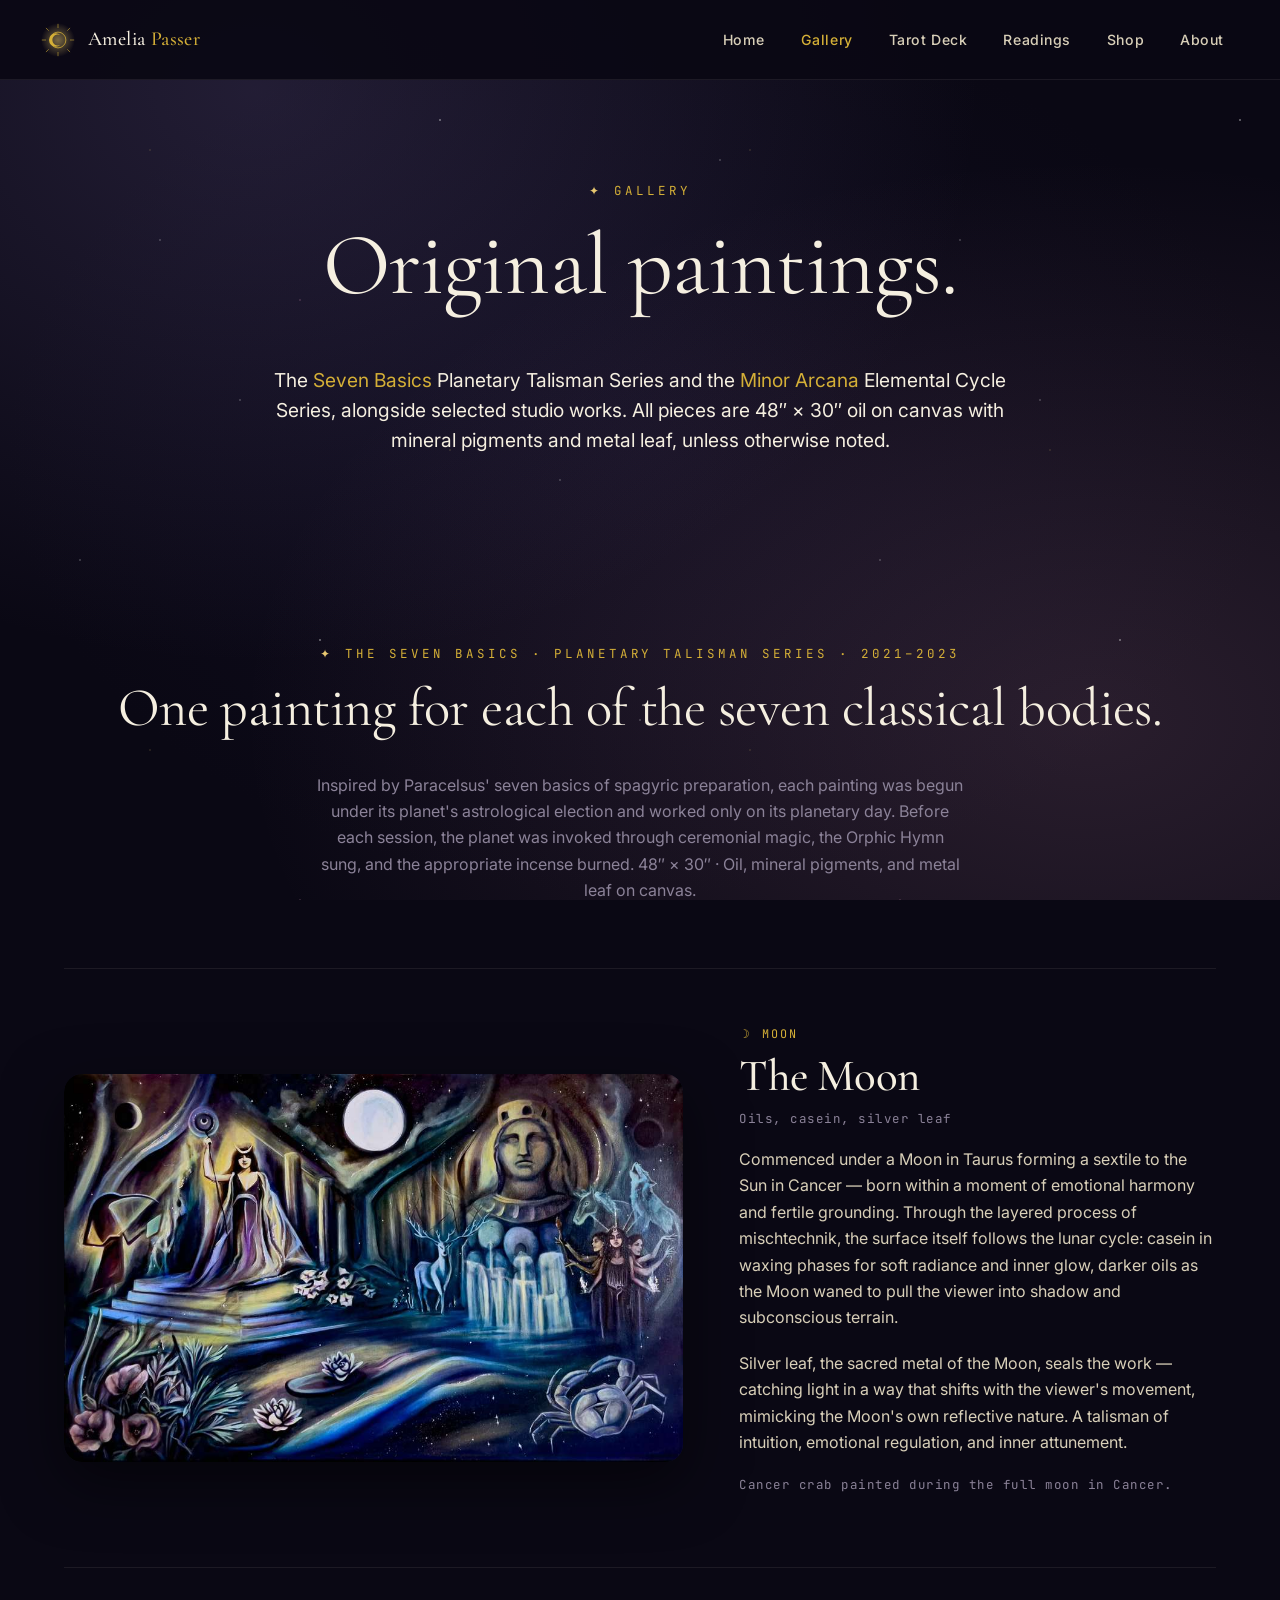
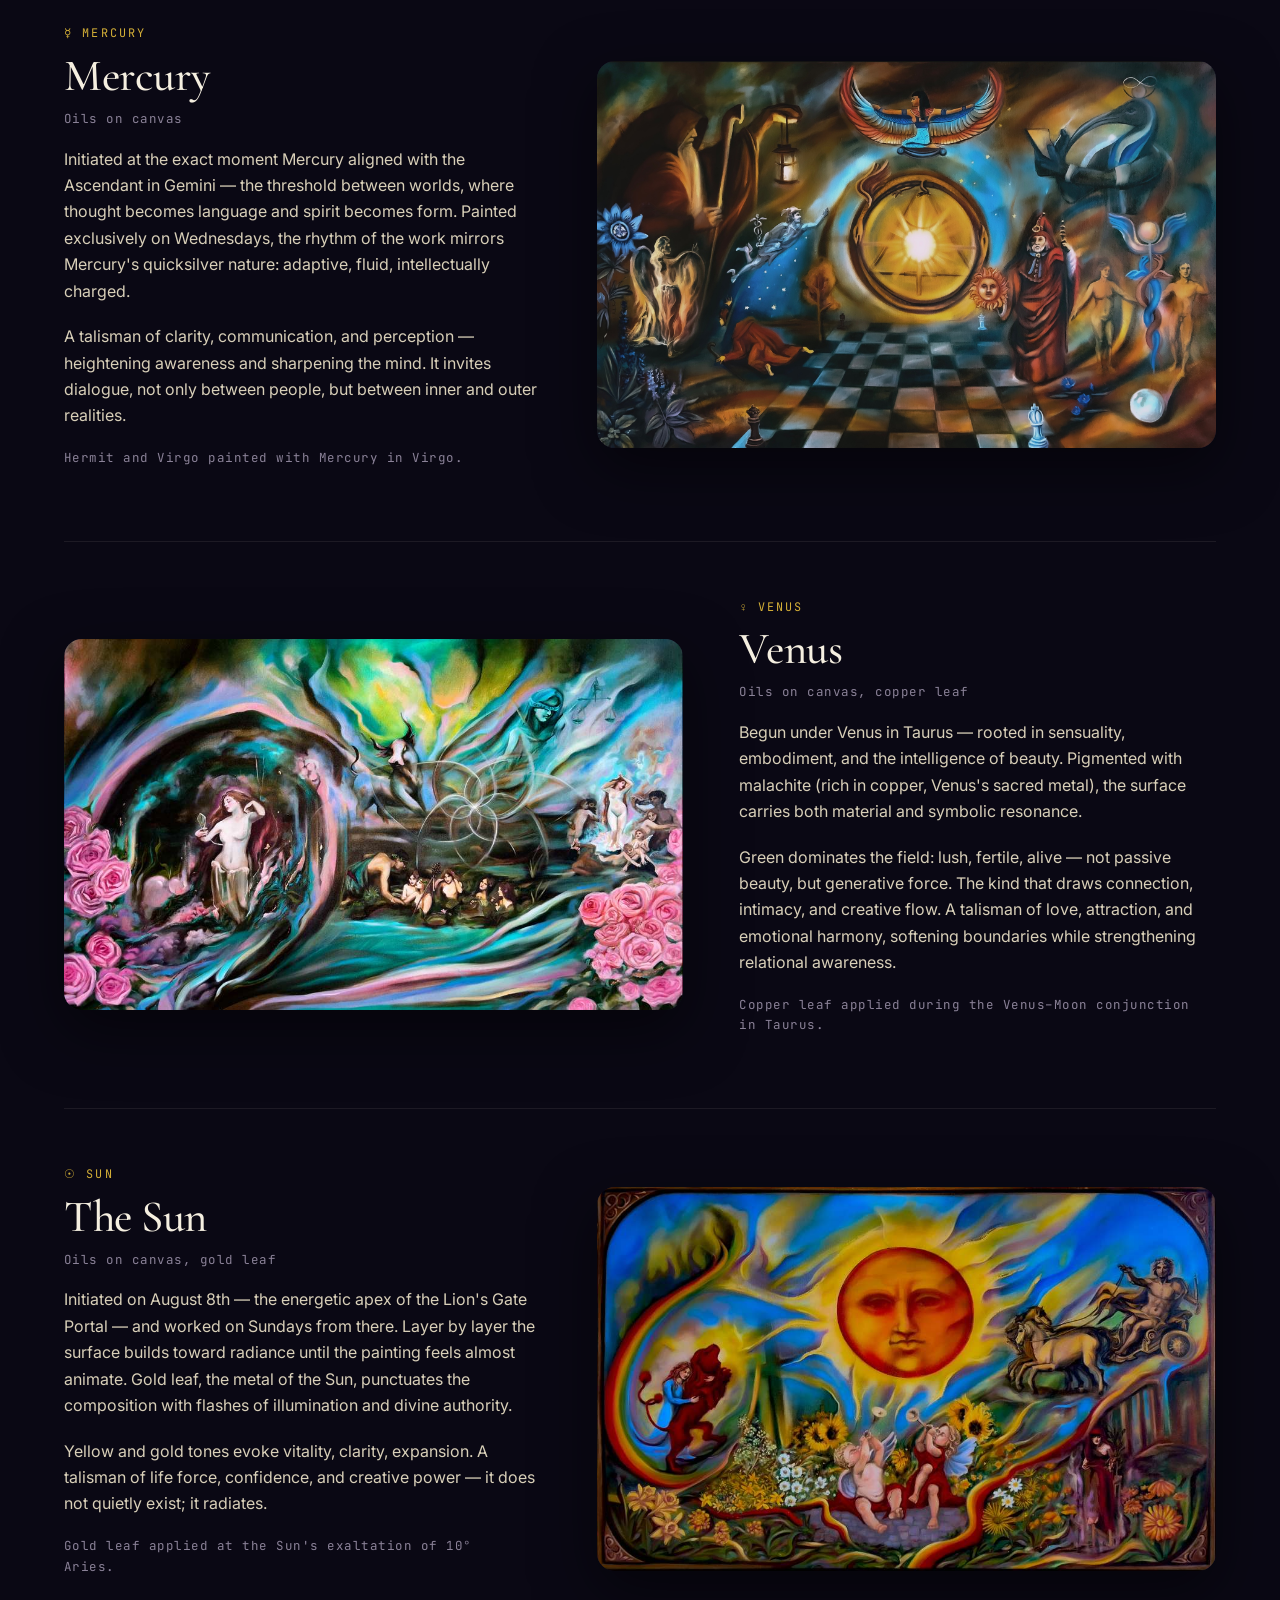
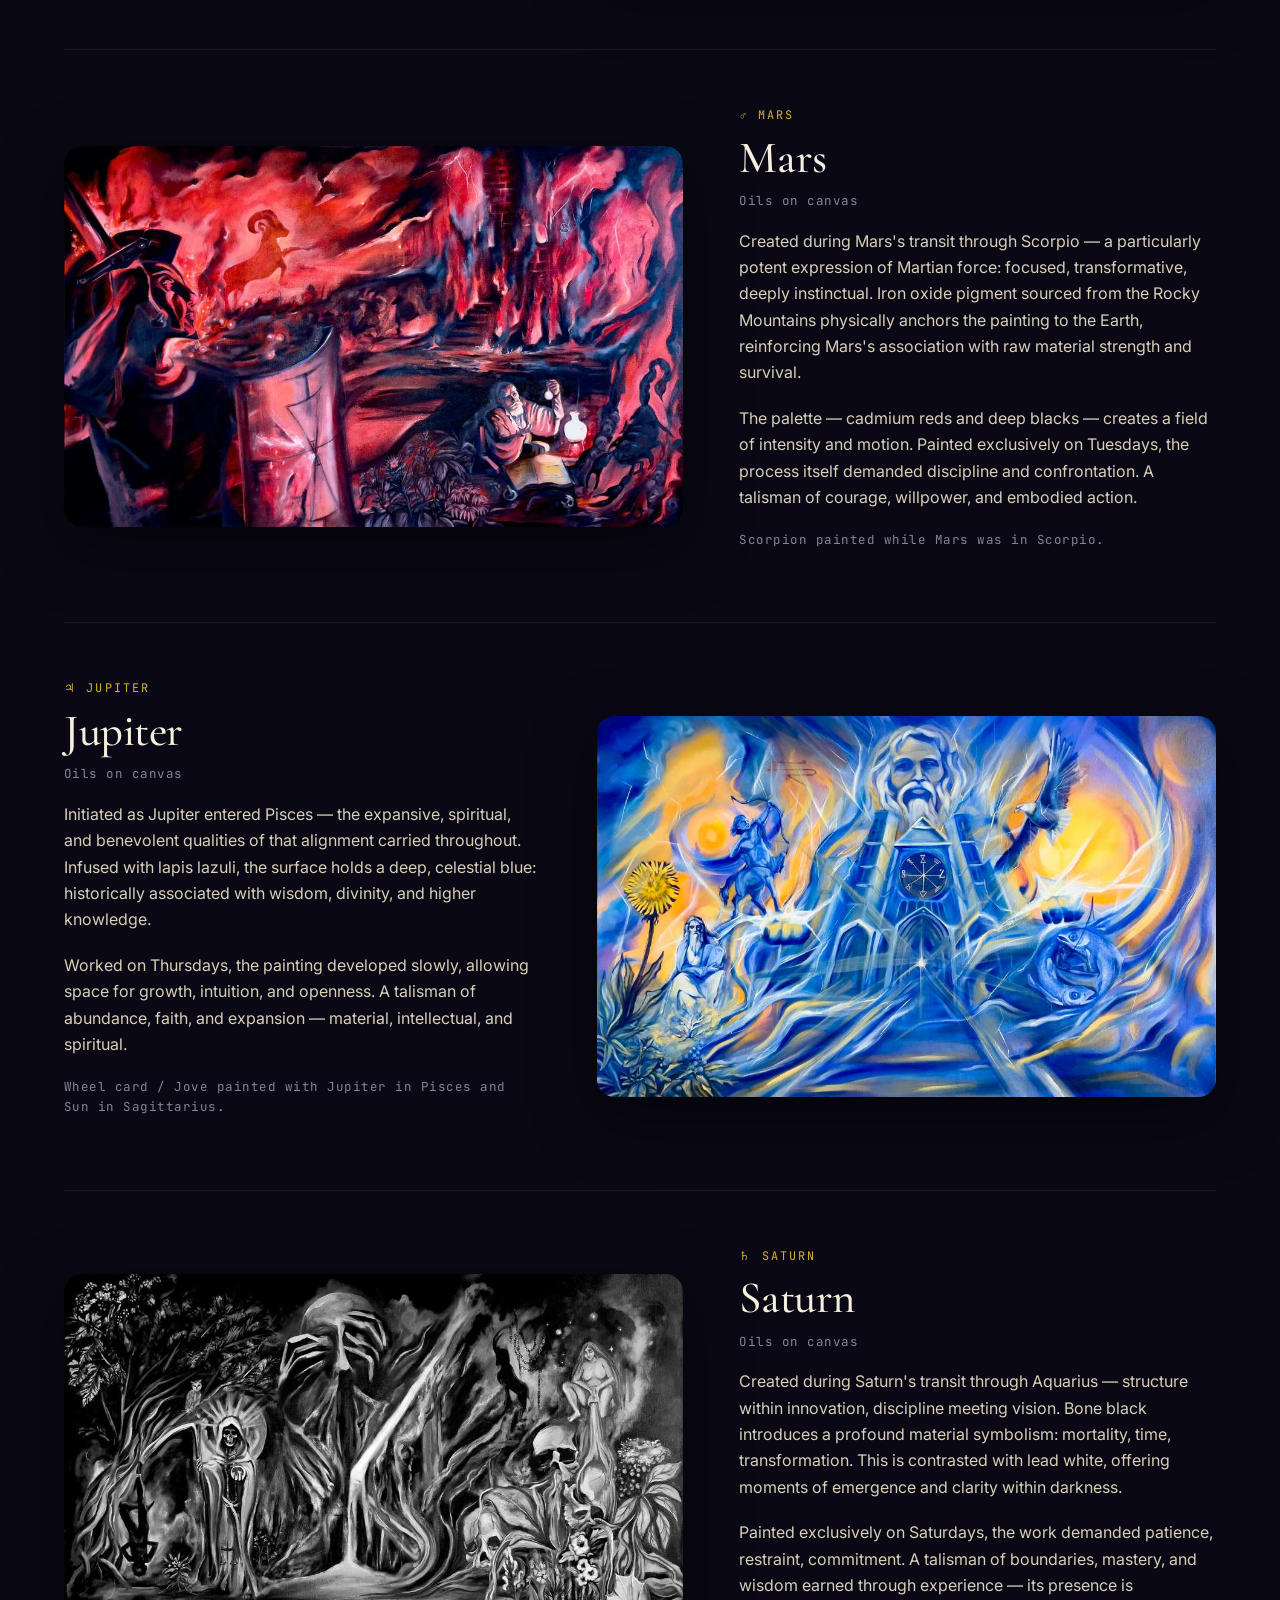
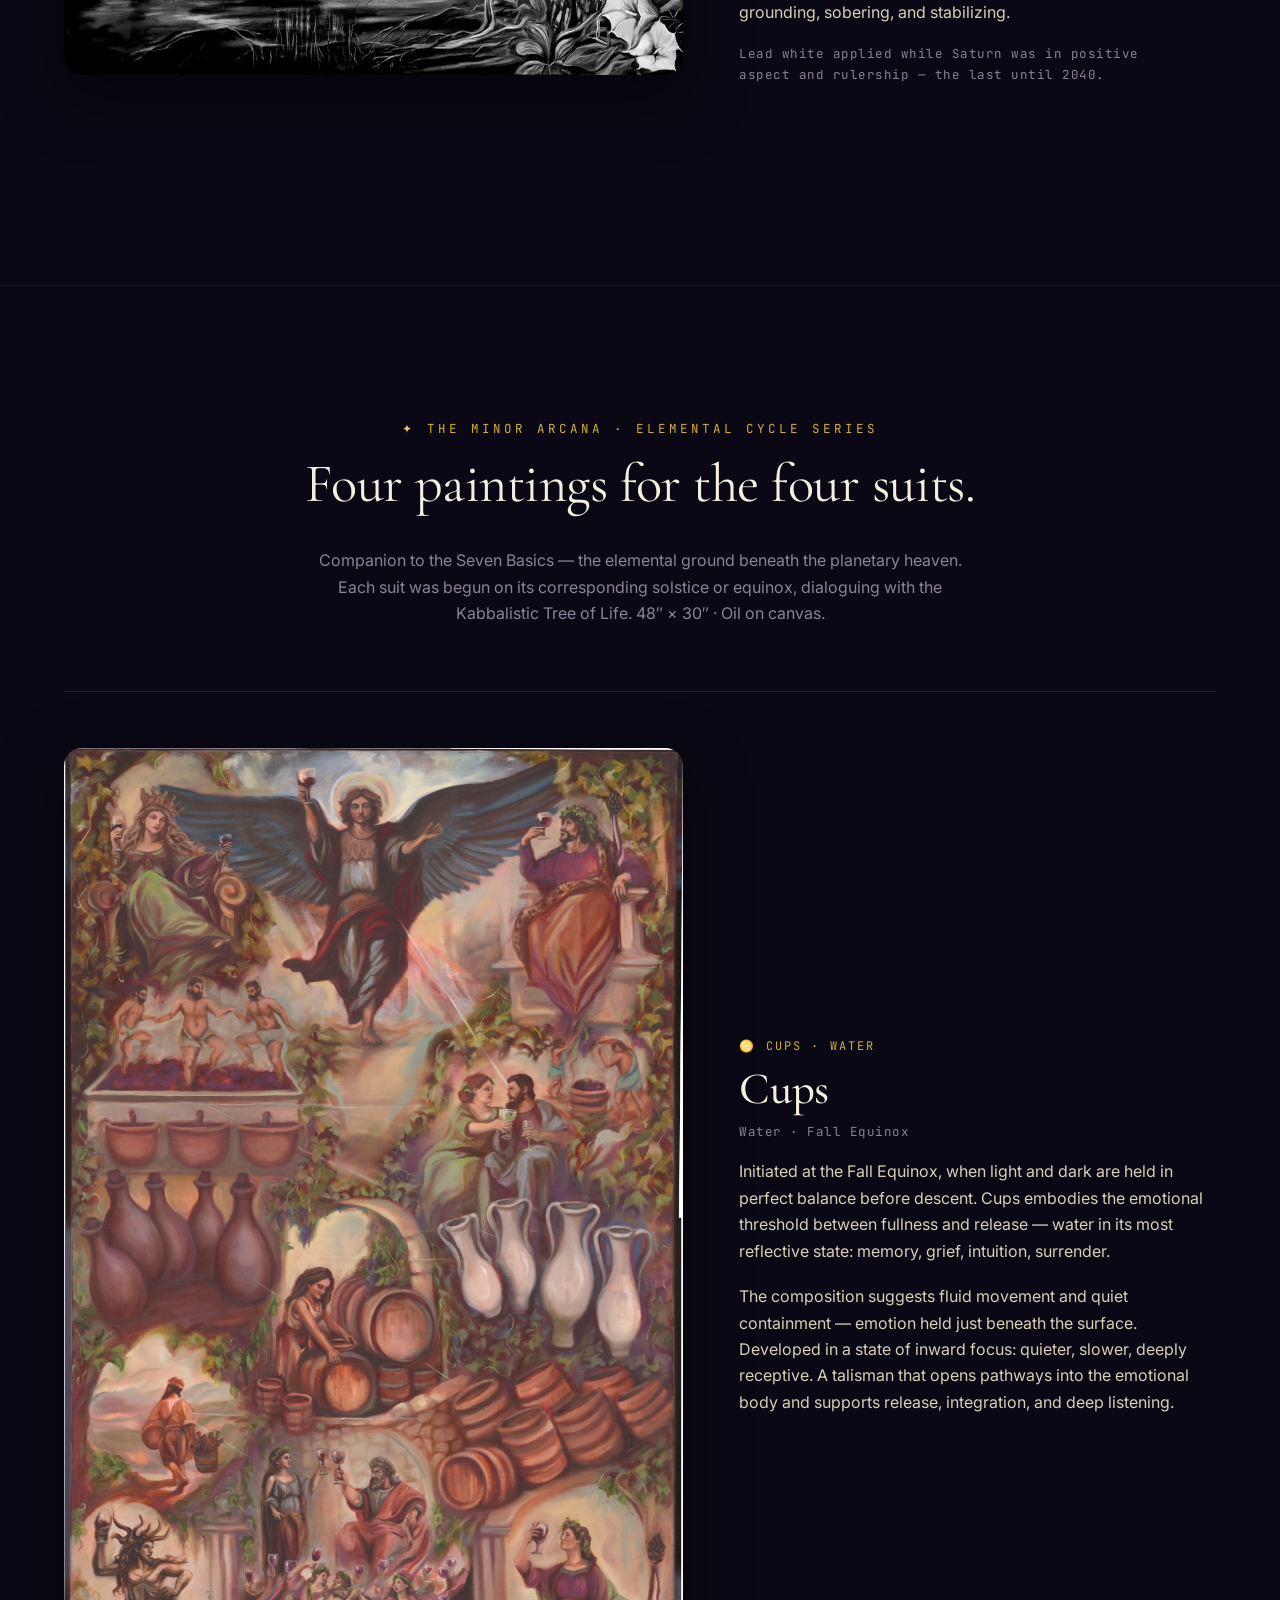
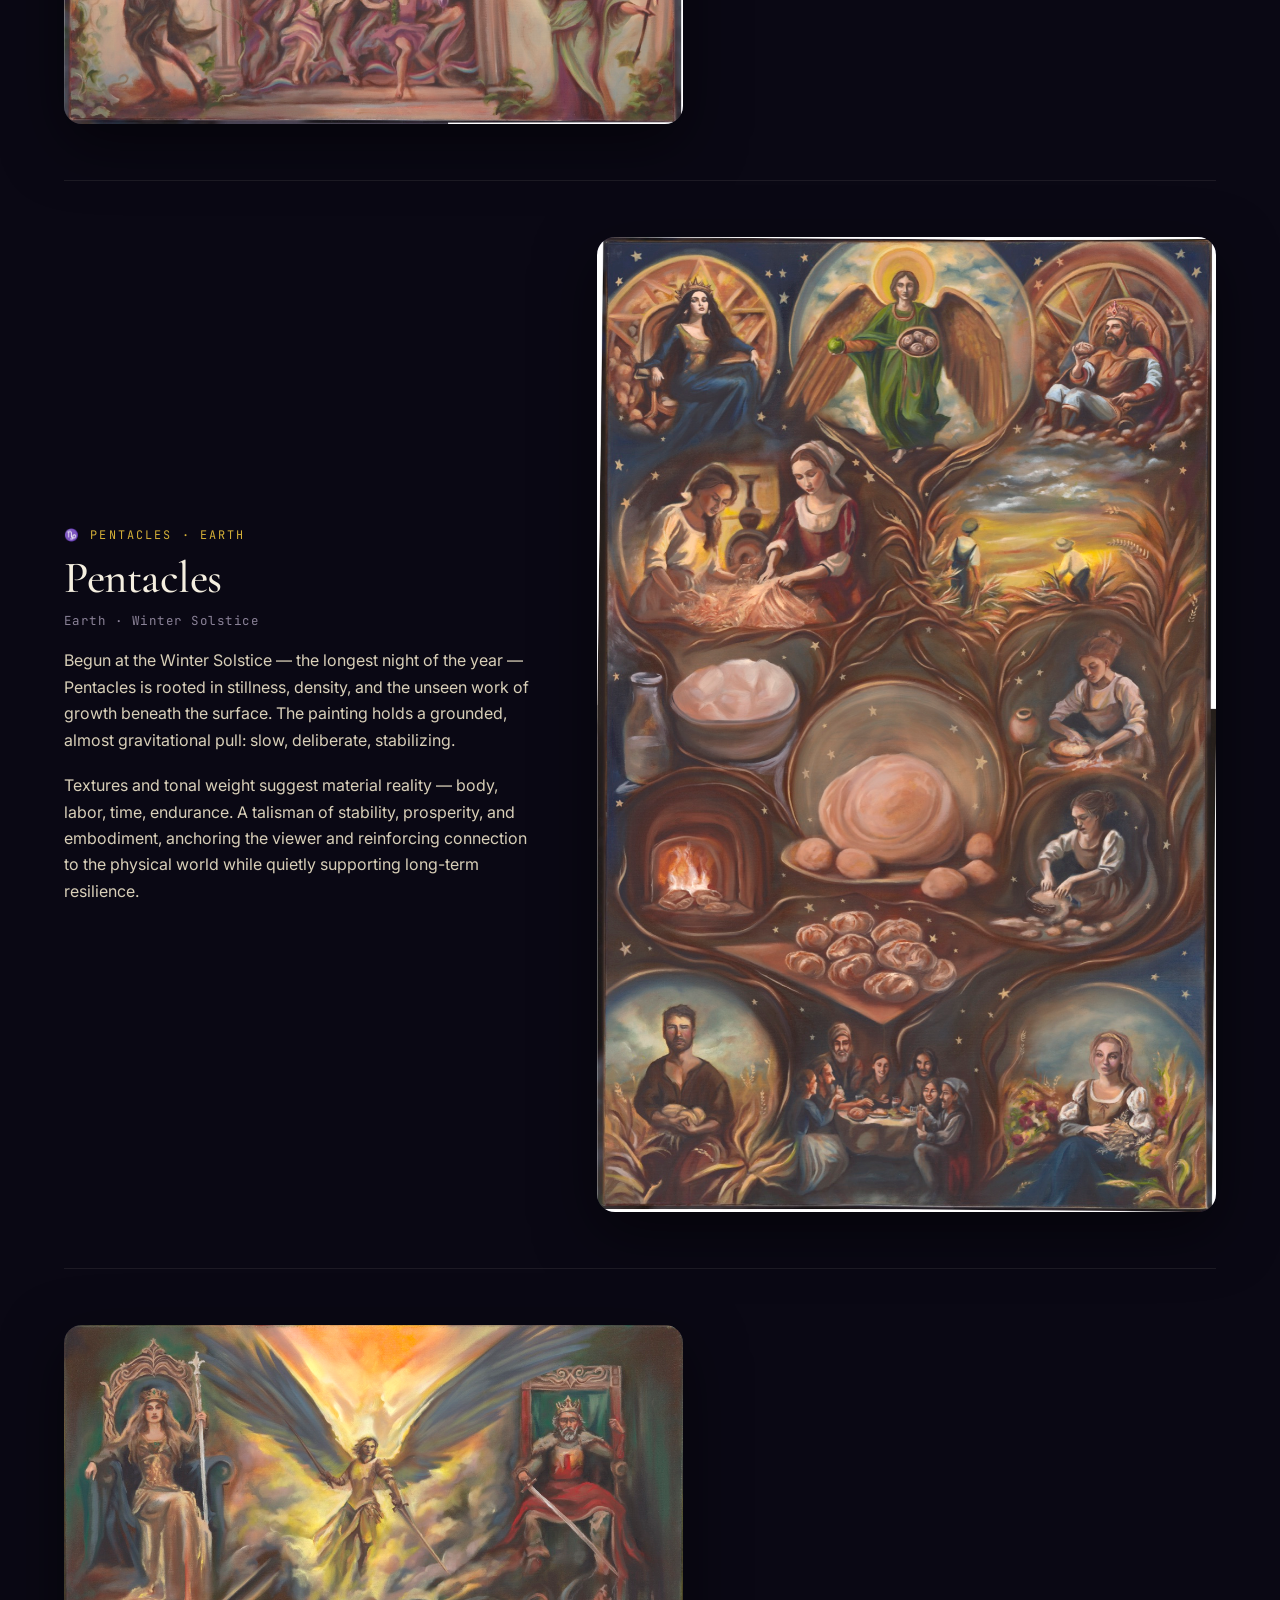
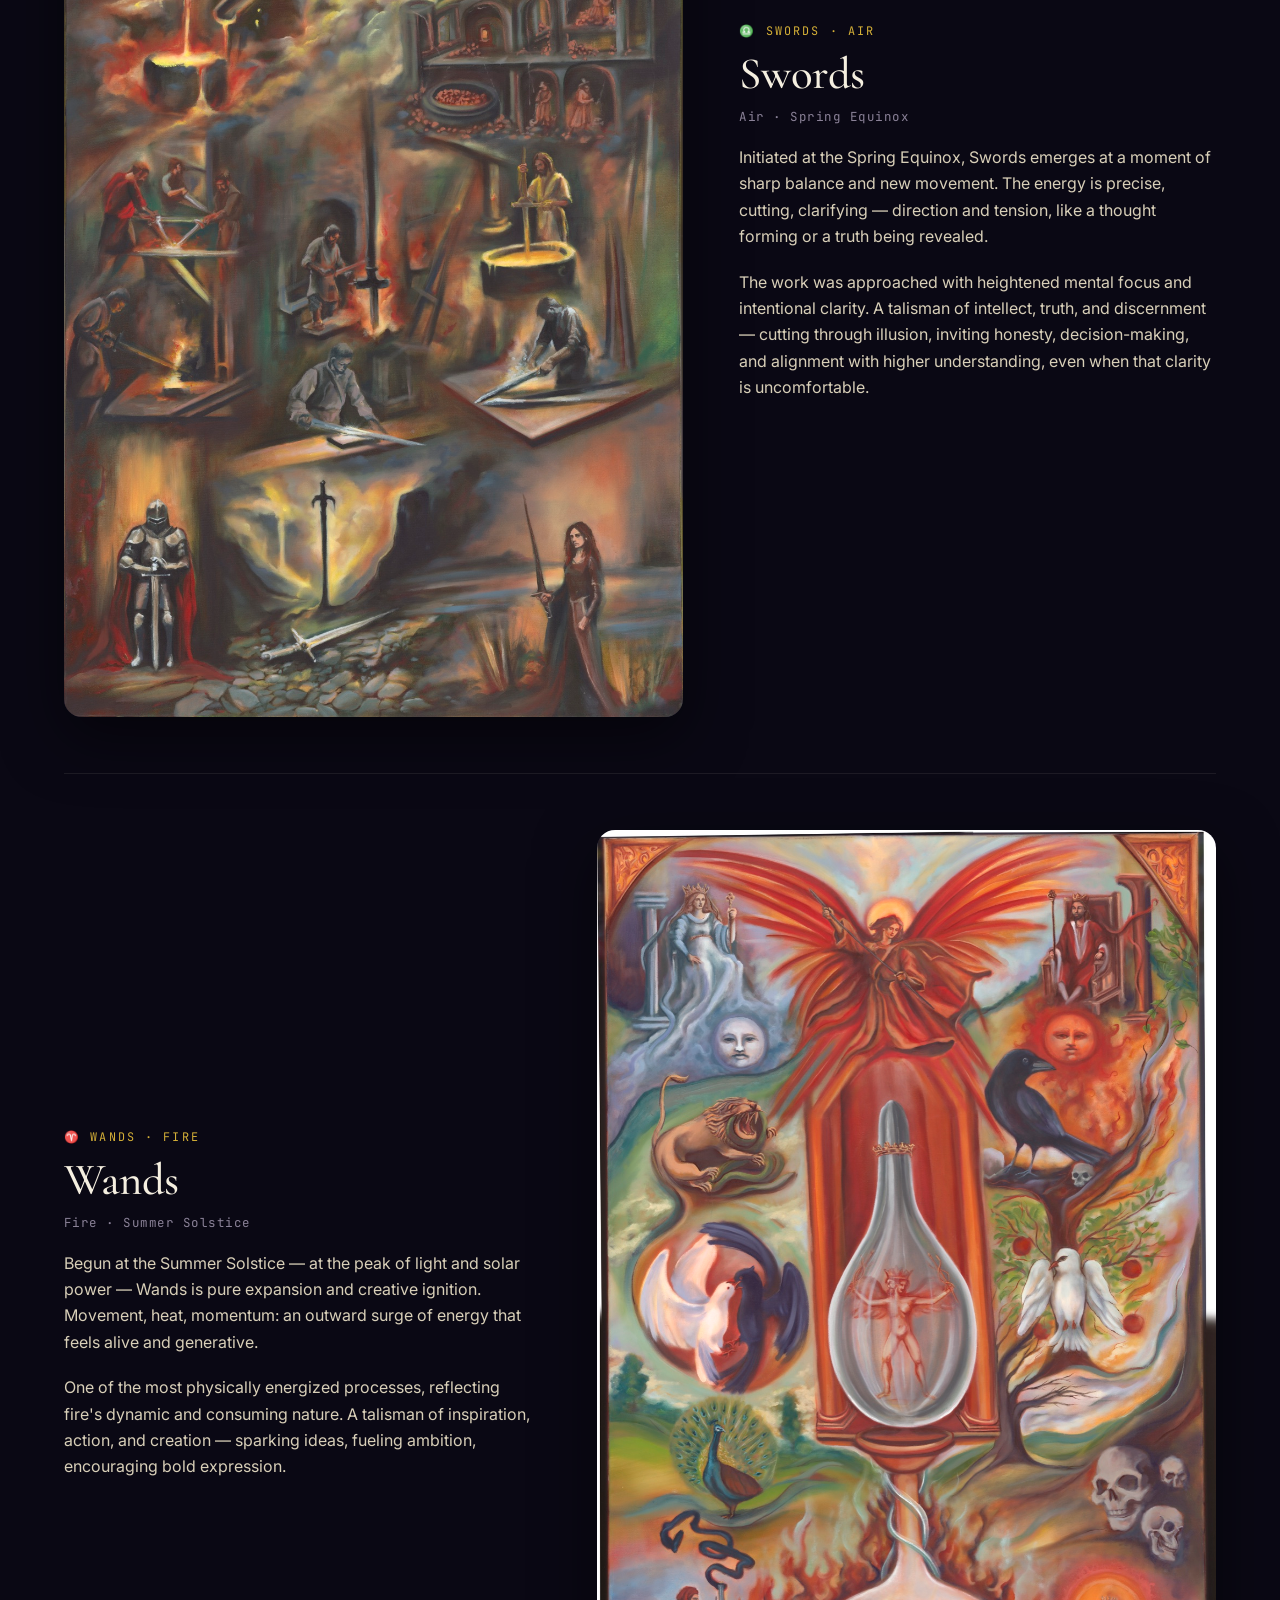
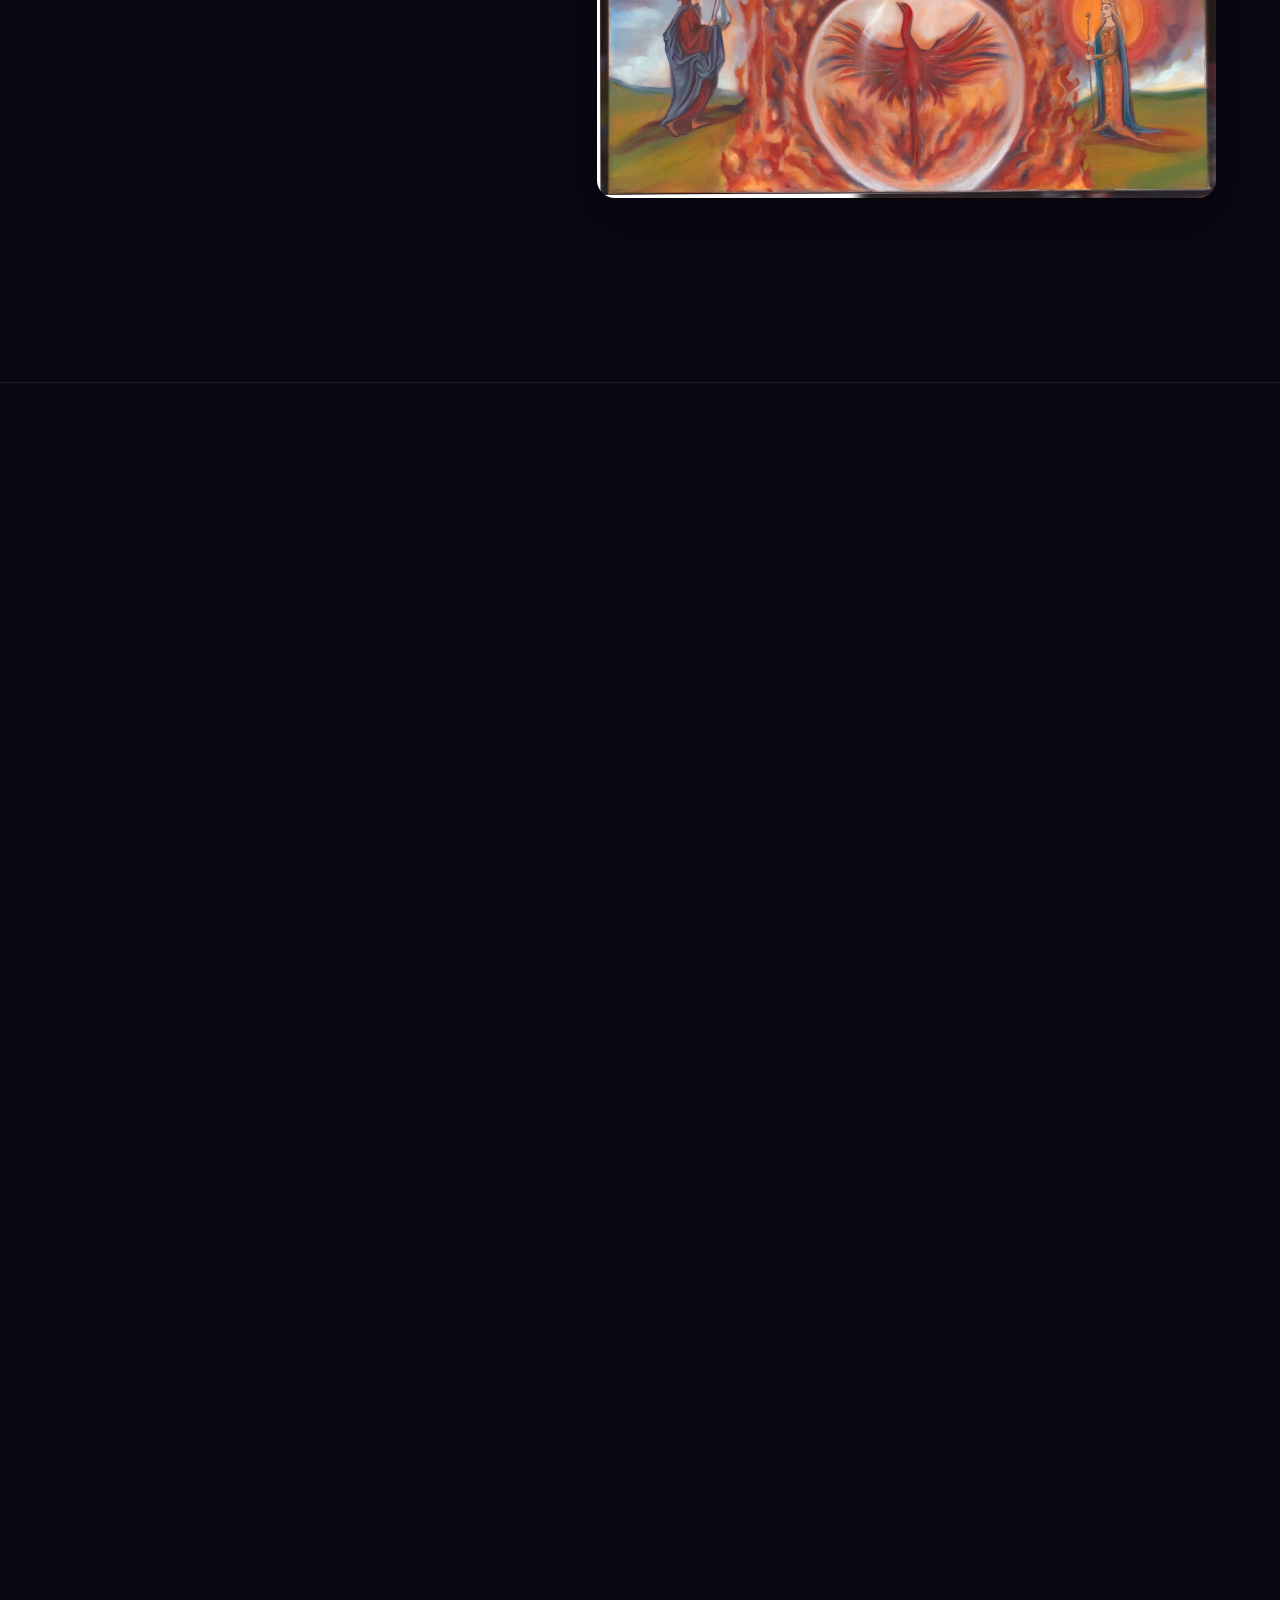
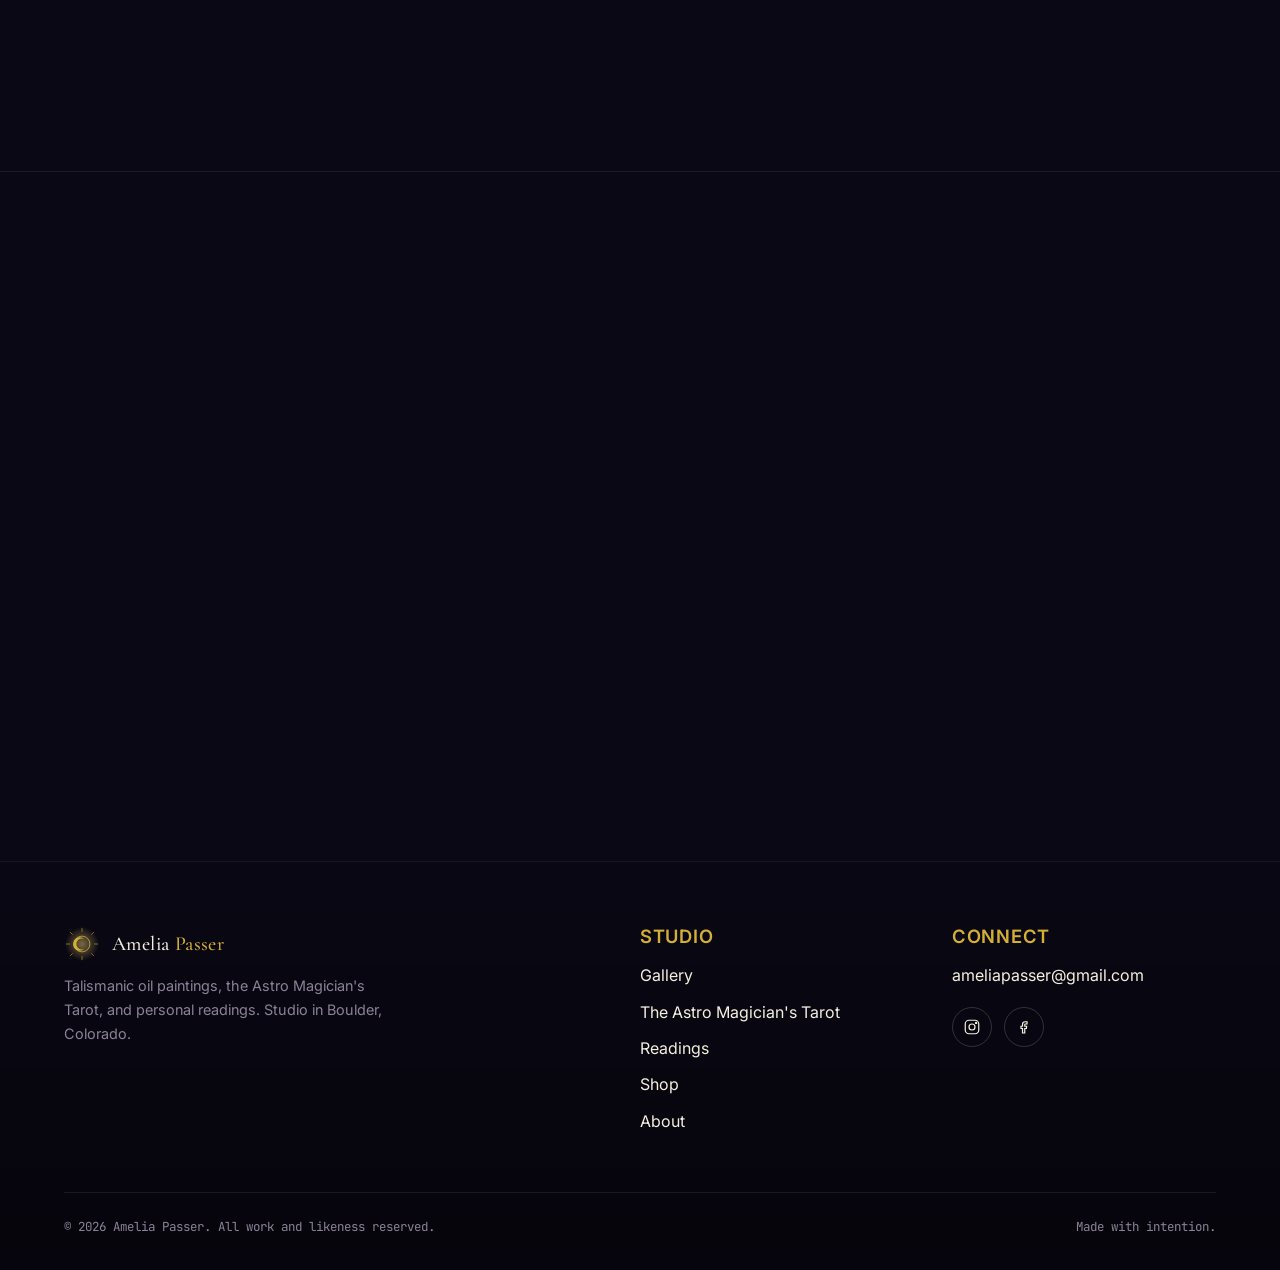
<file: pages/gallery.html>
<!doctype html>
<html lang="en">
<head>
<meta charset="utf-8" />
<meta name="viewport" content="width=device-width, initial-scale=1" />
<title>Gallery — Amelia Passer</title>
<meta name="description" content="Original talismanic oil paintings by Amelia Passer — The Seven Basics planetary series and selected gallery works." />
<meta property="og:type" content="website" />
<meta property="og:site_name" content="Amelia Passer" />
<meta property="og:title" content="Gallery — Amelia Passer" />
<meta property="og:description" content="Original talismanic oil paintings — The Seven Basics planetary series, the Minor Arcana elemental cycle, and selected studio works." />
<meta property="og:image" content="https://ameliapasser.com/assets/images/seven-basics/01-moon.jpg" />
<meta property="og:url" content="https://ameliapasser.com/pages/gallery.html" />
<meta name="twitter:card" content="summary_large_image" />
<meta name="twitter:title" content="Gallery — Amelia Passer" />
<meta name="twitter:description" content="Original talismanic oil paintings — Seven Basics planetary series, Minor Arcana, and studio works." />
<meta name="twitter:image" content="https://ameliapasser.com/assets/images/seven-basics/01-moon.jpg" />
<link rel="preconnect" href="https://fonts.googleapis.com" />
<link rel="preconnect" href="https://fonts.gstatic.com" crossorigin />
<link href="https://fonts.googleapis.com/css2?family=Cormorant+Garamond:ital,wght@0,400;0,500;1,400&family=Inter:wght@400;500;600&family=JetBrains+Mono:wght@400;500&display=swap" rel="stylesheet" />
<link rel="stylesheet" href="../assets/styles.css" />
<style>
  /* Page-specific: full-width Seven Basics feature blocks */
  .planet-feature {
    display: grid;
    grid-template-columns: 1.3fr 1fr;
    gap: 56px;
    align-items: center;
    padding: 56px 0;
    border-top: 1px solid var(--hairline);
  }
  .planet-feature:first-of-type { border-top: 0; }
  .planet-feature--reverse { grid-template-columns: 1fr 1.3fr; }
  .planet-feature--reverse .planet-feature__media { order: 2; }
  .planet-feature__media {
    border-radius: var(--r-lg);
    overflow: hidden;
    background: var(--bg-2);
    box-shadow: var(--shadow-soft);
    cursor: zoom-in;
    transition: transform 0.4s ease;
  }
  .planet-feature__media:hover { transform: translateY(-4px); }
  .planet-feature__media img { width: 100%; height: auto; display: block; }
  .planet-feature__meta {
    font-family: var(--font-mono);
    font-size: 0.74rem;
    letter-spacing: 0.18em;
    text-transform: uppercase;
    color: var(--gold);
    margin-bottom: 8px;
  }
  .planet-feature h3 { font-size: clamp(2rem, 4vw, 2.8rem); margin: 0 0 8px; }
  .planet-feature__spec {
    font-family: var(--font-mono);
    font-size: 0.78rem;
    letter-spacing: 0.12em;
    color: var(--ink-2);
    margin-bottom: 16px;
  }
  @media (max-width: 880px) {
    .planet-feature { grid-template-columns: 1fr; gap: 24px; padding: 36px 0; }
    .planet-feature--reverse .planet-feature__media { order: 0; }
  }
</style>
<link rel="icon" href='data:image/svg+xml;utf8,<svg xmlns="http://www.w3.org/2000/svg" viewBox="0 0 64 64"><circle cx="32" cy="32" r="28" fill="%230a0814"/><circle cx="32" cy="32" r="14" fill="none" stroke="%23d4af37" stroke-width="2"/><path d="M32 4v8M32 52v8M4 32h8M52 32h8" stroke="%23d4af37" stroke-width="2" stroke-linecap="round"/></svg>' />
</head>
<body>

<div class="starfield" aria-hidden="true"></div>

<header class="site-header">
  <div class="container site-header__inner">
    <a href="../index.html" class="brand" aria-label="Amelia Passer — home">
      <svg class="brand__mark" viewBox="0 0 64 64" aria-hidden="true">
        <defs>
          <radialGradient id="brand-glow" cx="50%" cy="50%" r="50%">
            <stop offset="0%" stop-color="#e8c870" stop-opacity="0.5"/>
            <stop offset="100%" stop-color="#e8c870" stop-opacity="0"/>
          </radialGradient>
        </defs>
        <circle cx="32" cy="32" r="30" fill="url(#brand-glow)"/>
        <circle cx="32" cy="32" r="14" fill="none" stroke="#d4af37" stroke-width="1.4"/>
        <path d="M22 32a10 10 0 0 0 14 9 12 12 0 1 1 0-18 10 10 0 0 0-14 9z" fill="#d4af37"/>
        <g stroke="#d4af37" stroke-width="1" stroke-linecap="round">
          <path d="M32 4v6"/><path d="M32 54v6"/>
          <path d="M4 32h6"/><path d="M54 32h6"/>
          <path d="M11 11l4 4"/><path d="M49 49l4 4"/>
          <path d="M53 11l-4 4"/><path d="M15 49l-4 4"/>
        </g>
      </svg>
      <span class="brand__name">Amelia <span>Passer</span></span>
    </a>
    <button class="nav-toggle" aria-label="Toggle menu" aria-expanded="false" aria-controls="primary-nav"><span></span></button>
    <nav class="nav" id="primary-nav" aria-label="Primary">
      <a href="../index.html">Home</a>
      <a href="gallery.html">Gallery</a>
      <a href="tarot.html">Tarot Deck</a>
      <a href="readings.html">Readings</a>
      <a href="shop.html">Shop</a>
      <a href="about.html">About</a>
    </nav>
  </div>
</header>

<!-- ============ PAGE HEADER ============ -->
<section class="hero" style="min-height:auto; padding: 96px 0 32px;">
  <div class="container">
    <div class="text-center" style="max-width: 760px; margin: 0 auto;">
      <span class="eyebrow">Gallery</span>
      <h1>Original paintings.</h1>
      <p class="lede">
        The <em class="gold">Seven Basics</em> Planetary Talisman Series
        and the <em class="gold">Minor Arcana</em> Elemental Cycle Series,
        alongside selected studio works. All pieces are 48″ × 30″ oil on
        canvas with mineral pigments and metal leaf, unless otherwise noted.
      </p>
    </div>
  </div>
</section>

<!-- ============ SEVEN BASICS ============ -->
<section class="section">
  <div class="container">
    <div class="section-head reveal">
      <span class="eyebrow">The Seven Basics · Planetary Talisman Series · 2021–2023</span>
      <h2>One painting for each of the seven classical bodies.</h2>
      <p class="muted">
        Inspired by Paracelsus' seven basics of spagyric preparation, each
        painting was begun under its planet's astrological election and worked
        only on its planetary day. Before each session, the planet was invoked
        through ceremonial magic, the Orphic Hymn sung, and the appropriate
        incense burned. 48″ × 30″ · Oil, mineral pigments, and metal leaf on canvas.
      </p>
    </div>

    <!-- Moon -->
    <div class="planet-feature reveal" id="moon">
      <a href="#" class="planet-feature__media" data-lightbox data-caption="The Moon — 48×30in, oils, casein, silver leaf">
        <img src="../assets/images/seven-basics/01-moon.jpg" alt="The Moon — talismanic painting by Amelia Passer" loading="lazy" />
      </a>
      <div>
        <p class="planet-feature__meta">☽ Moon</p>
        <h3>The Moon</h3>
        <p class="planet-feature__spec">Oils, casein, silver leaf</p>
        <p>
          Commenced under a Moon in Taurus forming a sextile to the Sun in
          Cancer — born within a moment of emotional harmony and fertile
          grounding. Through the layered process of mischtechnik, the surface
          itself follows the lunar cycle: casein in waxing phases for soft
          radiance and inner glow, darker oils as the Moon waned to pull the
          viewer into shadow and subconscious terrain.
        </p>
        <p>
          Silver leaf, the sacred metal of the Moon, seals the work — catching
          light in a way that shifts with the viewer's movement, mimicking
          the Moon's own reflective nature. A talisman of intuition, emotional
          regulation, and inner attunement.
        </p>
        <p class="planet-feature__spec" style="margin-top: 8px;">Cancer crab painted during the full moon in Cancer.</p>
      </div>
    </div>

    <!-- Mercury -->
    <div class="planet-feature planet-feature--reverse reveal" id="mercury">
      <a href="#" class="planet-feature__media" data-lightbox data-caption="Mercury — 48×30in, oils on canvas">
        <img src="../assets/images/seven-basics/02-mercury.jpg" alt="Mercury — talismanic painting by Amelia Passer" loading="lazy" />
      </a>
      <div>
        <p class="planet-feature__meta">☿ Mercury</p>
        <h3>Mercury</h3>
        <p class="planet-feature__spec">Oils on canvas</p>
        <p>
          Initiated at the exact moment Mercury aligned with the Ascendant in
          Gemini — the threshold between worlds, where thought becomes
          language and spirit becomes form. Painted exclusively on Wednesdays,
          the rhythm of the work mirrors Mercury's quicksilver nature:
          adaptive, fluid, intellectually charged.
        </p>
        <p>
          A talisman of clarity, communication, and perception — heightening
          awareness and sharpening the mind. It invites dialogue, not only
          between people, but between inner and outer realities.
        </p>
        <p class="planet-feature__spec" style="margin-top: 8px;">Hermit and Virgo painted with Mercury in Virgo.</p>
      </div>
    </div>

    <!-- Venus -->
    <div class="planet-feature reveal" id="venus">
      <a href="#" class="planet-feature__media" data-lightbox data-caption="Venus — 48×30in, oils on canvas, copper leaf">
        <img src="../assets/images/seven-basics/03-venus.jpg" alt="Venus — talismanic painting by Amelia Passer" loading="lazy" />
      </a>
      <div>
        <p class="planet-feature__meta">♀ Venus</p>
        <h3>Venus</h3>
        <p class="planet-feature__spec">Oils on canvas, copper leaf</p>
        <p>
          Begun under Venus in Taurus — rooted in sensuality, embodiment, and
          the intelligence of beauty. Pigmented with malachite (rich in copper,
          Venus's sacred metal), the surface carries both material and
          symbolic resonance.
        </p>
        <p>
          Green dominates the field: lush, fertile, alive — not passive beauty,
          but generative force. The kind that draws connection, intimacy, and
          creative flow. A talisman of love, attraction, and emotional harmony,
          softening boundaries while strengthening relational awareness.
        </p>
        <p class="planet-feature__spec" style="margin-top: 8px;">Copper leaf applied during the Venus–Moon conjunction in Taurus.</p>
      </div>
    </div>

    <!-- Sun -->
    <div class="planet-feature planet-feature--reverse reveal" id="sun">
      <a href="#" class="planet-feature__media" data-lightbox data-caption="The Sun — 48×30in, oils on canvas, gold leaf">
        <img src="../assets/images/seven-basics/04-sun.jpg" alt="The Sun — talismanic painting by Amelia Passer" loading="lazy" />
      </a>
      <div>
        <p class="planet-feature__meta">☉ Sun</p>
        <h3>The Sun</h3>
        <p class="planet-feature__spec">Oils on canvas, gold leaf</p>
        <p>
          Initiated on August 8th — the energetic apex of the Lion's Gate
          Portal — and worked on Sundays from there. Layer by layer the
          surface builds toward radiance until the painting feels almost
          animate. Gold leaf, the metal of the Sun, punctuates the
          composition with flashes of illumination and divine authority.
        </p>
        <p>
          Yellow and gold tones evoke vitality, clarity, expansion. A talisman
          of life force, confidence, and creative power — it does not quietly
          exist; it radiates.
        </p>
        <p class="planet-feature__spec" style="margin-top: 8px;">Gold leaf applied at the Sun's exaltation of 10° Aries.</p>
      </div>
    </div>

    <!-- Mars -->
    <div class="planet-feature reveal" id="mars">
      <a href="#" class="planet-feature__media" data-lightbox data-caption="Mars — 48×30in, oils on canvas">
        <img src="../assets/images/seven-basics/05-mars.jpg" alt="Mars — talismanic painting by Amelia Passer" loading="lazy" />
      </a>
      <div>
        <p class="planet-feature__meta">♂ Mars</p>
        <h3>Mars</h3>
        <p class="planet-feature__spec">Oils on canvas</p>
        <p>
          Created during Mars's transit through Scorpio — a particularly
          potent expression of Martian force: focused, transformative, deeply
          instinctual. Iron oxide pigment sourced from the Rocky Mountains
          physically anchors the painting to the Earth, reinforcing Mars's
          association with raw material strength and survival.
        </p>
        <p>
          The palette — cadmium reds and deep blacks — creates a field of
          intensity and motion. Painted exclusively on Tuesdays, the process
          itself demanded discipline and confrontation. A talisman of courage,
          willpower, and embodied action.
        </p>
        <p class="planet-feature__spec" style="margin-top: 8px;">Scorpion painted while Mars was in Scorpio.</p>
      </div>
    </div>

    <!-- Jupiter -->
    <div class="planet-feature planet-feature--reverse reveal" id="jupiter">
      <a href="#" class="planet-feature__media" data-lightbox data-caption="Jupiter — 48×30in, oils on canvas">
        <img src="../assets/images/seven-basics/06-jupiter.jpg" alt="Jupiter — talismanic painting by Amelia Passer" loading="lazy" />
      </a>
      <div>
        <p class="planet-feature__meta">♃ Jupiter</p>
        <h3>Jupiter</h3>
        <p class="planet-feature__spec">Oils on canvas</p>
        <p>
          Initiated as Jupiter entered Pisces — the expansive, spiritual, and
          benevolent qualities of that alignment carried throughout. Infused
          with lapis lazuli, the surface holds a deep, celestial blue:
          historically associated with wisdom, divinity, and higher knowledge.
        </p>
        <p>
          Worked on Thursdays, the painting developed slowly, allowing space
          for growth, intuition, and openness. A talisman of abundance, faith,
          and expansion — material, intellectual, and spiritual.
        </p>
        <p class="planet-feature__spec" style="margin-top: 8px;">Wheel card / Jove painted with Jupiter in Pisces and Sun in Sagittarius.</p>
      </div>
    </div>

    <!-- Saturn -->
    <div class="planet-feature reveal" id="saturn">
      <a href="#" class="planet-feature__media" data-lightbox data-caption="Saturn — 48×30in, oils on canvas">
        <img src="../assets/images/seven-basics/07-saturn.jpg" alt="Saturn — talismanic painting by Amelia Passer" loading="lazy" />
      </a>
      <div>
        <p class="planet-feature__meta">♄ Saturn</p>
        <h3>Saturn</h3>
        <p class="planet-feature__spec">Oils on canvas</p>
        <p>
          Created during Saturn's transit through Aquarius — structure within
          innovation, discipline meeting vision. Bone black introduces a
          profound material symbolism: mortality, time, transformation. This
          is contrasted with lead white, offering moments of emergence and
          clarity within darkness.
        </p>
        <p>
          Painted exclusively on Saturdays, the work demanded patience,
          restraint, commitment. A talisman of boundaries, mastery, and wisdom
          earned through experience — its presence is grounding, sobering,
          and stabilizing.
        </p>
        <p class="planet-feature__spec" style="margin-top: 8px;">Lead white applied while Saturn was in positive aspect and rulership — the last until 2040.</p>
      </div>
    </div>
  </div>
</section>

<!-- ============ MINOR ARCANA / ELEMENTAL CYCLE SERIES ============ -->
<section class="section">
  <div class="container">
    <div class="section-head reveal">
      <span class="eyebrow">The Minor Arcana · Elemental Cycle Series</span>
      <h2>Four paintings for the four suits.</h2>
      <p class="muted">
        Companion to the Seven Basics — the elemental ground beneath the
        planetary heaven. Each suit was begun on its corresponding solstice
        or equinox, dialoguing with the Kabbalistic Tree of Life.
        48″ × 30″ · Oil on canvas.
      </p>
    </div>

    <!-- Cups -->
    <div class="planet-feature reveal" id="cups">
      <a href="#" class="planet-feature__media" data-lightbox data-caption="Cups — 48×30in, oil on canvas" data-lightbox-src="../assets/images/minor-arcana/cups-large.jpg">
        <img src="../assets/images/minor-arcana/cups.jpg" alt="Cups — Minor Arcana / Elemental Cycle Series" loading="lazy" />
      </a>
      <div>
        <p class="planet-feature__meta">♋ Cups · Water</p>
        <h3>Cups</h3>
        <p class="planet-feature__spec">Water · Fall Equinox</p>
        <p>
          Initiated at the Fall Equinox, when light and dark are held in
          perfect balance before descent. Cups embodies the emotional
          threshold between fullness and release — water in its most
          reflective state: memory, grief, intuition, surrender.
        </p>
        <p>
          The composition suggests fluid movement and quiet containment —
          emotion held just beneath the surface. Developed in a state of
          inward focus: quieter, slower, deeply receptive. A talisman that
          opens pathways into the emotional body and supports release,
          integration, and deep listening.
        </p>
      </div>
    </div>

    <!-- Pentacles -->
    <div class="planet-feature planet-feature--reverse reveal" id="pentacles">
      <a href="#" class="planet-feature__media" data-lightbox data-caption="Pentacles — 48×30in, oil on canvas" data-lightbox-src="../assets/images/minor-arcana/pentacles-large.jpg">
        <img src="../assets/images/minor-arcana/pentacles.jpg" alt="Pentacles — Minor Arcana / Elemental Cycle Series" loading="lazy" />
      </a>
      <div>
        <p class="planet-feature__meta">♑ Pentacles · Earth</p>
        <h3>Pentacles</h3>
        <p class="planet-feature__spec">Earth · Winter Solstice</p>
        <p>
          Begun at the Winter Solstice — the longest night of the year —
          Pentacles is rooted in stillness, density, and the unseen work
          of growth beneath the surface. The painting holds a grounded,
          almost gravitational pull: slow, deliberate, stabilizing.
        </p>
        <p>
          Textures and tonal weight suggest material reality — body, labor,
          time, endurance. A talisman of stability, prosperity, and
          embodiment, anchoring the viewer and reinforcing connection to
          the physical world while quietly supporting long-term resilience.
        </p>
      </div>
    </div>

    <!-- Swords -->
    <div class="planet-feature reveal" id="swords">
      <a href="#" class="planet-feature__media" data-lightbox data-caption="Swords — 48×30in, oil on canvas" data-lightbox-src="../assets/images/minor-arcana/swords-large.jpg">
        <img src="../assets/images/minor-arcana/swords.jpg" alt="Swords — Minor Arcana / Elemental Cycle Series" loading="lazy" />
      </a>
      <div>
        <p class="planet-feature__meta">♎ Swords · Air</p>
        <h3>Swords</h3>
        <p class="planet-feature__spec">Air · Spring Equinox</p>
        <p>
          Initiated at the Spring Equinox, Swords emerges at a moment of
          sharp balance and new movement. The energy is precise, cutting,
          clarifying — direction and tension, like a thought forming or a
          truth being revealed.
        </p>
        <p>
          The work was approached with heightened mental focus and
          intentional clarity. A talisman of intellect, truth, and
          discernment — cutting through illusion, inviting honesty,
          decision-making, and alignment with higher understanding, even
          when that clarity is uncomfortable.
        </p>
      </div>
    </div>

    <!-- Wands -->
    <div class="planet-feature planet-feature--reverse reveal" id="wands">
      <a href="#" class="planet-feature__media" data-lightbox data-caption="Wands — 48×30in, oil on canvas" data-lightbox-src="../assets/images/minor-arcana/wands-large.jpg">
        <img src="../assets/images/minor-arcana/wands.jpg" alt="Wands — Minor Arcana / Elemental Cycle Series" loading="lazy" />
      </a>
      <div>
        <p class="planet-feature__meta">♈ Wands · Fire</p>
        <h3>Wands</h3>
        <p class="planet-feature__spec">Fire · Summer Solstice</p>
        <p>
          Begun at the Summer Solstice — at the peak of light and solar
          power — Wands is pure expansion and creative ignition. Movement,
          heat, momentum: an outward surge of energy that feels alive and
          generative.
        </p>
        <p>
          One of the most physically energized processes, reflecting fire's
          dynamic and consuming nature. A talisman of inspiration, action,
          and creation — sparking ideas, fueling ambition, encouraging bold
          expression.
        </p>
      </div>
    </div>

  </div>
</section>

<!-- ============ SELECTED WORKS ============ -->
<section class="section">
  <div class="container">
    <div class="section-head reveal">
      <span class="eyebrow">Studio</span>
      <h2>Selected Works</h2>
      <p class="muted">A constellation of recent paintings, drawings, and process pieces from the studio gallery.</p>
    </div>

    <div class="grid grid--studio">
      <!-- 25 selected studio works — natural aspect, no force crop -->
      <a href="#" class="card reveal" data-lightbox data-caption="Selected work">
        <div class="card__media"><img src="../assets/images/gallery/01.jpg" alt="Painting from the studio" loading="lazy" /></div>
      </a>
      <a href="#" class="card reveal" data-lightbox data-caption="Selected work">
        <div class="card__media"><img src="../assets/images/gallery/02.jpg" alt="Painting from the studio" loading="lazy" /></div>
      </a>
      <a href="#" class="card reveal" data-lightbox data-caption="Selected work">
        <div class="card__media"><img src="../assets/images/gallery/03.jpg" alt="Painting from the studio" loading="lazy" /></div>
      </a>
      <a href="#" class="card reveal" data-lightbox data-caption="Selected work">
        <div class="card__media"><img src="../assets/images/gallery/04.jpg" alt="Painting from the studio" loading="lazy" /></div>
      </a>
      <a href="#" class="card reveal" data-lightbox data-caption="Selected work">
        <div class="card__media"><img src="../assets/images/gallery/05.jpg" alt="Painting from the studio" loading="lazy" /></div>
      </a>
      <a href="#" class="card reveal" data-lightbox data-caption="Selected work">
        <div class="card__media"><img src="../assets/images/gallery/06.jpg" alt="Painting from the studio" loading="lazy" /></div>
      </a>
      <a href="#" class="card reveal" data-lightbox data-caption="Selected work">
        <div class="card__media"><img src="../assets/images/gallery/07.jpg" alt="Painting from the studio" loading="lazy" /></div>
      </a>
      <a href="#" class="card reveal" data-lightbox data-caption="Selected work">
        <div class="card__media"><img src="../assets/images/gallery/08.jpg" alt="Painting from the studio" loading="lazy" /></div>
      </a>
      <a href="#" class="card reveal" data-lightbox data-caption="Selected work">
        <div class="card__media"><img src="../assets/images/gallery/09.jpg" alt="Painting from the studio" loading="lazy" /></div>
      </a>
      <a href="#" class="card reveal" data-lightbox data-caption="Selected work">
        <div class="card__media"><img src="../assets/images/gallery/10.jpg" alt="Painting from the studio" loading="lazy" /></div>
      </a>
      <a href="#" class="card reveal" data-lightbox data-caption="Selected work">
        <div class="card__media"><img src="../assets/images/gallery/11.jpg" alt="Painting from the studio" loading="lazy" /></div>
      </a>
      <a href="#" class="card reveal" data-lightbox data-caption="Selected work">
        <div class="card__media"><img src="../assets/images/gallery/12.jpg" alt="Painting from the studio" loading="lazy" /></div>
      </a>
      <a href="#" class="card reveal" data-lightbox data-caption="Selected work">
        <div class="card__media"><img src="../assets/images/gallery/13.jpeg" alt="Painting from the studio" loading="lazy" /></div>
      </a>
      <a href="#" class="card reveal" data-lightbox data-caption="Selected work">
        <div class="card__media"><img src="../assets/images/gallery/14.jpeg" alt="Painting from the studio" loading="lazy" /></div>
      </a>
      <a href="#" class="card reveal" data-lightbox data-caption="Selected work">
        <div class="card__media"><img src="../assets/images/gallery/15.jpg" alt="Painting from the studio" loading="lazy" /></div>
      </a>
      <a href="#" class="card reveal" data-lightbox data-caption="Selected work">
        <div class="card__media"><img src="../assets/images/gallery/16.jpg" alt="Painting from the studio" loading="lazy" /></div>
      </a>
      <a href="#" class="card reveal" data-lightbox data-caption="Selected work">
        <div class="card__media"><img src="../assets/images/gallery/17.jpg" alt="Painting from the studio" loading="lazy" /></div>
      </a>
      <a href="#" class="card reveal" data-lightbox data-caption="Selected work">
        <div class="card__media"><img src="../assets/images/gallery/18.jpg" alt="Painting from the studio" loading="lazy" /></div>
      </a>
      <a href="#" class="card reveal" data-lightbox data-caption="Selected work">
        <div class="card__media"><img src="../assets/images/gallery/19.jpg" alt="Painting from the studio" loading="lazy" /></div>
      </a>
      <a href="#" class="card reveal" data-lightbox data-caption="Selected work">
        <div class="card__media"><img src="../assets/images/gallery/20.jpeg" alt="Painting from the studio" loading="lazy" /></div>
      </a>
      <a href="#" class="card reveal" data-lightbox data-caption="Selected work">
        <div class="card__media"><img src="../assets/images/gallery/21.jpeg" alt="Painting from the studio" loading="lazy" /></div>
      </a>
      <a href="#" class="card reveal" data-lightbox data-caption="Selected work">
        <div class="card__media"><img src="../assets/images/gallery/22.jpeg" alt="Painting from the studio" loading="lazy" /></div>
      </a>
      <a href="#" class="card reveal" data-lightbox data-caption="Selected work">
        <div class="card__media"><img src="../assets/images/gallery/23.jpg" alt="Painting from the studio" loading="lazy" /></div>
      </a>
      <a href="#" class="card reveal" data-lightbox data-caption="Selected work">
        <div class="card__media"><img src="../assets/images/gallery/24.jpeg" alt="Painting from the studio" loading="lazy" /></div>
      </a>
      <a href="#" class="card reveal" data-lightbox data-caption="Selected work">
        <div class="card__media"><img src="../assets/images/gallery/25.jpg" alt="Painting from the studio" loading="lazy" /></div>
      </a>
    </div>
  </div>
</section>

<!-- ============ COMMISSIONS CTA ============ -->
<section class="section">
  <div class="container container--narrow text-center">
    <span class="eyebrow reveal">Commissions</span>
    <h2 class="reveal">Looking for something specific?</h2>
    <p class="lede reveal">
      I take a small number of commissions each year — portraits, planetary
      pieces, and live painting at events around the Front Range.
    </p>
    <div class="divider reveal" aria-hidden="true">✦</div>
    <a href="../index.html#contact" class="btn btn--primary reveal">Inquire About a Commission <span class="arrow">→</span></a>
  </div>
</section>

<!-- ============ FOOTER ============ -->
<footer class="site-footer">
  <div class="container">
    <div class="site-footer__inner">
      <div>
        <a href="../index.html" class="brand">
          <svg class="brand__mark" viewBox="0 0 64 64" aria-hidden="true">
        <defs>
          <radialGradient id="brand-glow" cx="50%" cy="50%" r="50%">
            <stop offset="0%" stop-color="#e8c870" stop-opacity="0.5"/>
            <stop offset="100%" stop-color="#e8c870" stop-opacity="0"/>
          </radialGradient>
        </defs>
        <circle cx="32" cy="32" r="30" fill="url(#brand-glow)"/>
        <circle cx="32" cy="32" r="14" fill="none" stroke="#d4af37" stroke-width="1.4"/>
        <path d="M22 32a10 10 0 0 0 14 9 12 12 0 1 1 0-18 10 10 0 0 0-14 9z" fill="#d4af37"/>
        <g stroke="#d4af37" stroke-width="1" stroke-linecap="round">
          <path d="M32 4v6"/><path d="M32 54v6"/>
          <path d="M4 32h6"/><path d="M54 32h6"/>
          <path d="M11 11l4 4"/><path d="M49 49l4 4"/>
          <path d="M53 11l-4 4"/><path d="M15 49l-4 4"/>
        </g>
      </svg>
          <span class="brand__name">Amelia <span>Passer</span></span>
        </a>
        <p class="muted" style="font-size:0.9rem; max-width:38ch; margin-top:12px;">
          Talismanic oil paintings, the Astro Magician's Tarot, and personal readings. Studio in Boulder, Colorado.
        </p>
      </div>
      <div>
        <h4>Studio</h4>
        <ul>
          <li><a href="gallery.html">Gallery</a></li>
          <li><a href="tarot.html">The Astro Magician's Tarot</a></li>
          <li><a href="readings.html">Readings</a></li>
          <li><a href="shop.html">Shop</a></li>
          <li><a href="about.html">About</a></li>
        </ul>
      </div>
      <div>
        <h4>Connect</h4>
        <ul>
          <li><a href="mailto:ameliapasser@gmail.com">ameliapasser@gmail.com</a></li>
        </ul>
        <div class="socials" style="margin-top:18px;">
          <a href="https://www.instagram.com/ameliapasser" target="_blank" rel="noopener" aria-label="Instagram">
            <svg viewBox="0 0 24 24" fill="none" stroke="currentColor" stroke-width="1.6"><rect x="3" y="3" width="18" height="18" rx="5"/><circle cx="12" cy="12" r="4"/><circle cx="17.5" cy="6.5" r="0.8" fill="currentColor"/></svg>
          </a>
          <a href="https://www.facebook.com/ameliapasser" target="_blank" rel="noopener" aria-label="Facebook">
            <svg viewBox="0 0 24 24" fill="none" stroke="currentColor" stroke-width="1.6"><path d="M14 8h2V5h-2.5C11.5 5 10 6.5 10 8.5V11H8v3h2v6h3v-6h2.2l.3-3H13V9c0-.6.4-1 1-1z"/></svg>
          </a>
        </div>
      </div>
    </div>
    <div class="site-footer__bottom">
      <span>© <span id="year"></span> Amelia Passer. All work and likeness reserved.</span>
      <span>Made with intention.</span>
    </div>
  </div>
</footer>

<div class="lightbox" role="dialog" aria-modal="true" aria-label="Artwork preview">
  <button class="lightbox__close" aria-label="Close">×</button>
  <div>
    <div class="lightbox__content"></div>
    <p class="lightbox__caption"></p>
  </div>
</div>

<script>document.getElementById('year').textContent = new Date().getFullYear();</script>
<script src="../assets/script.js"></script>
</body>
</html>
</file>
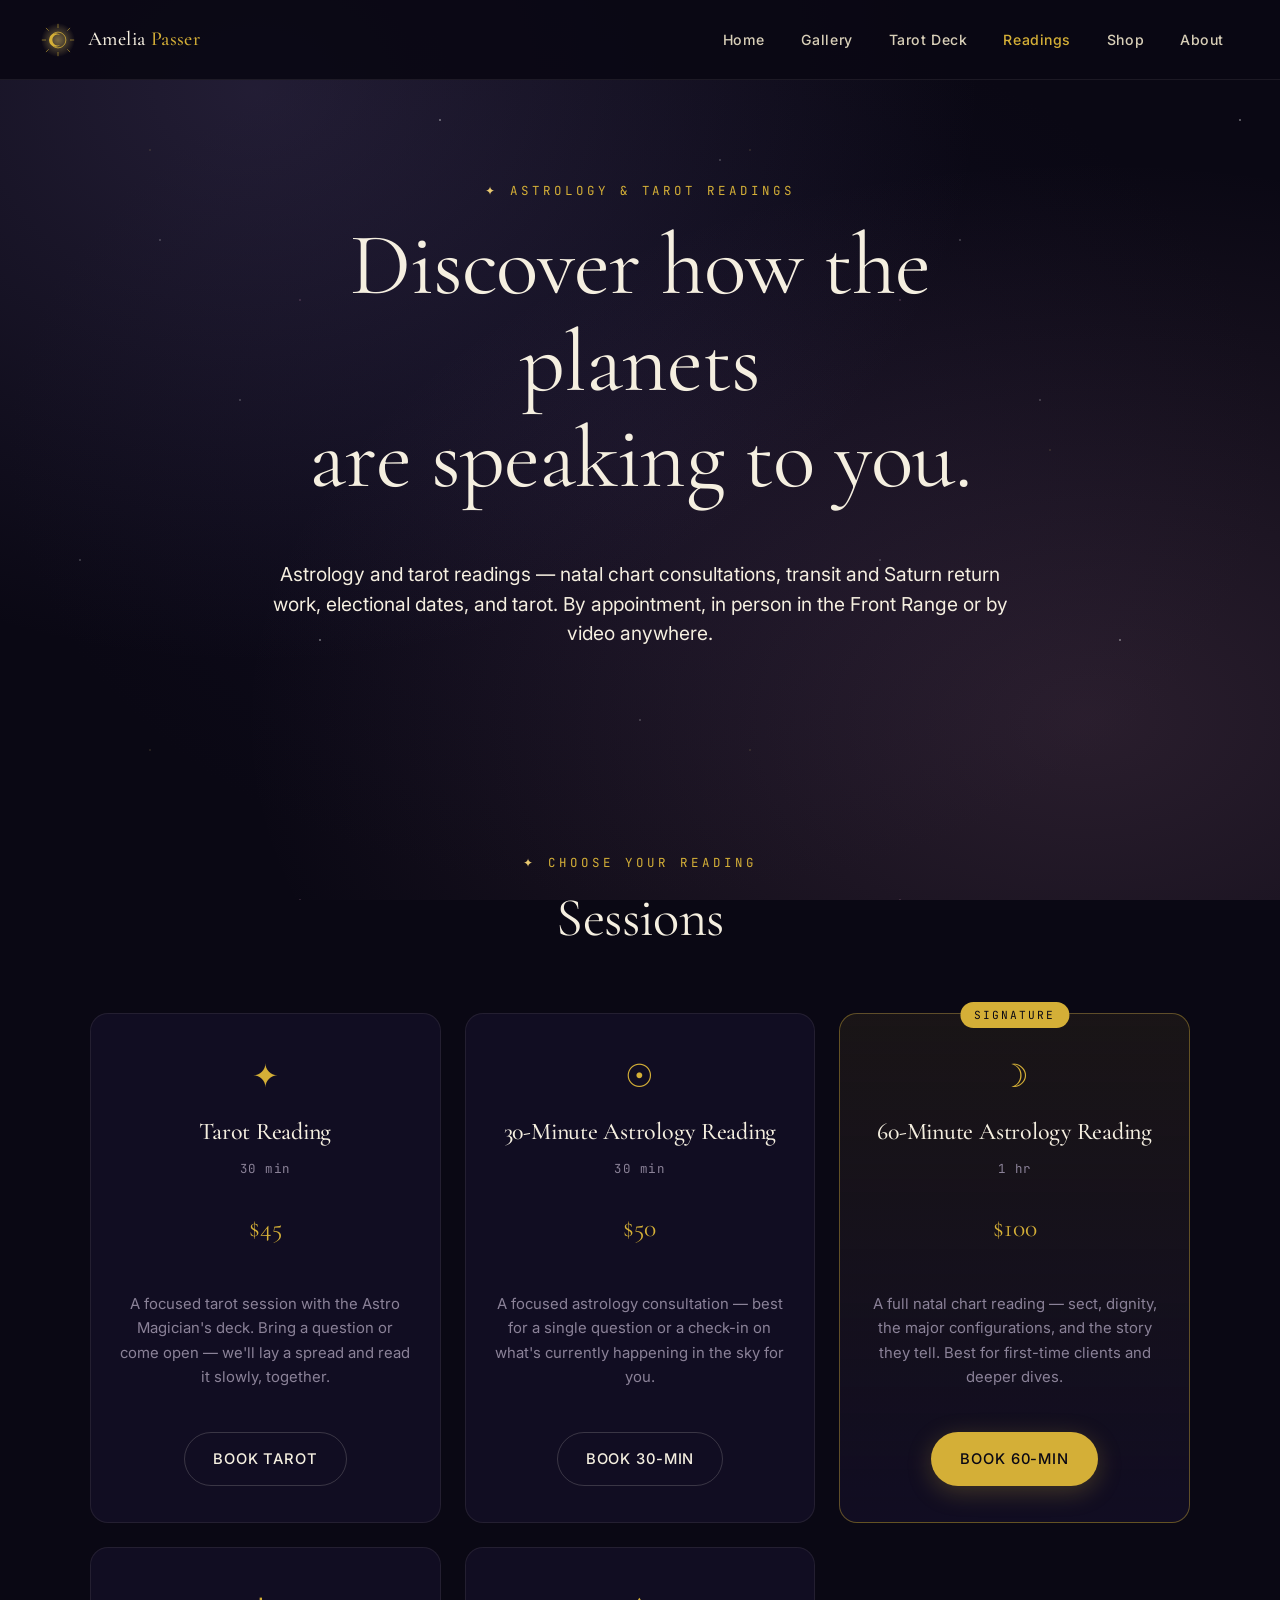
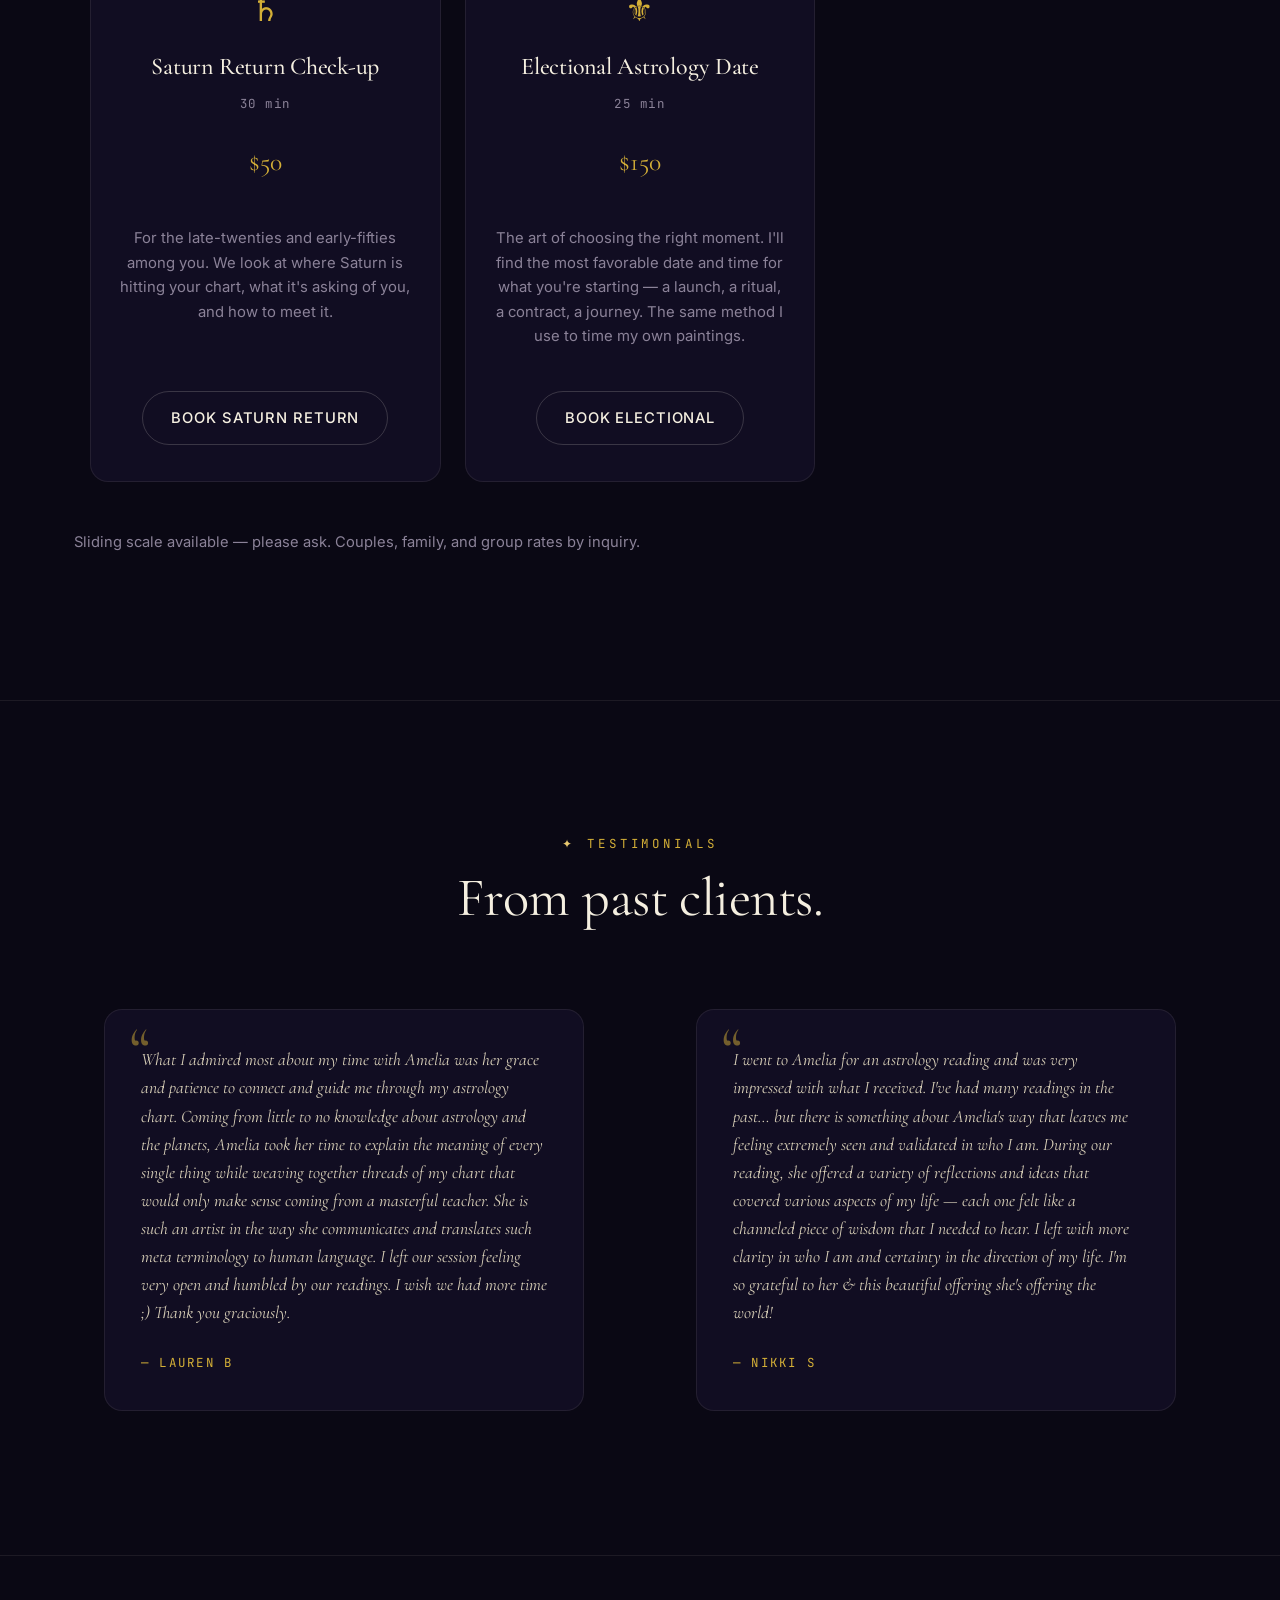
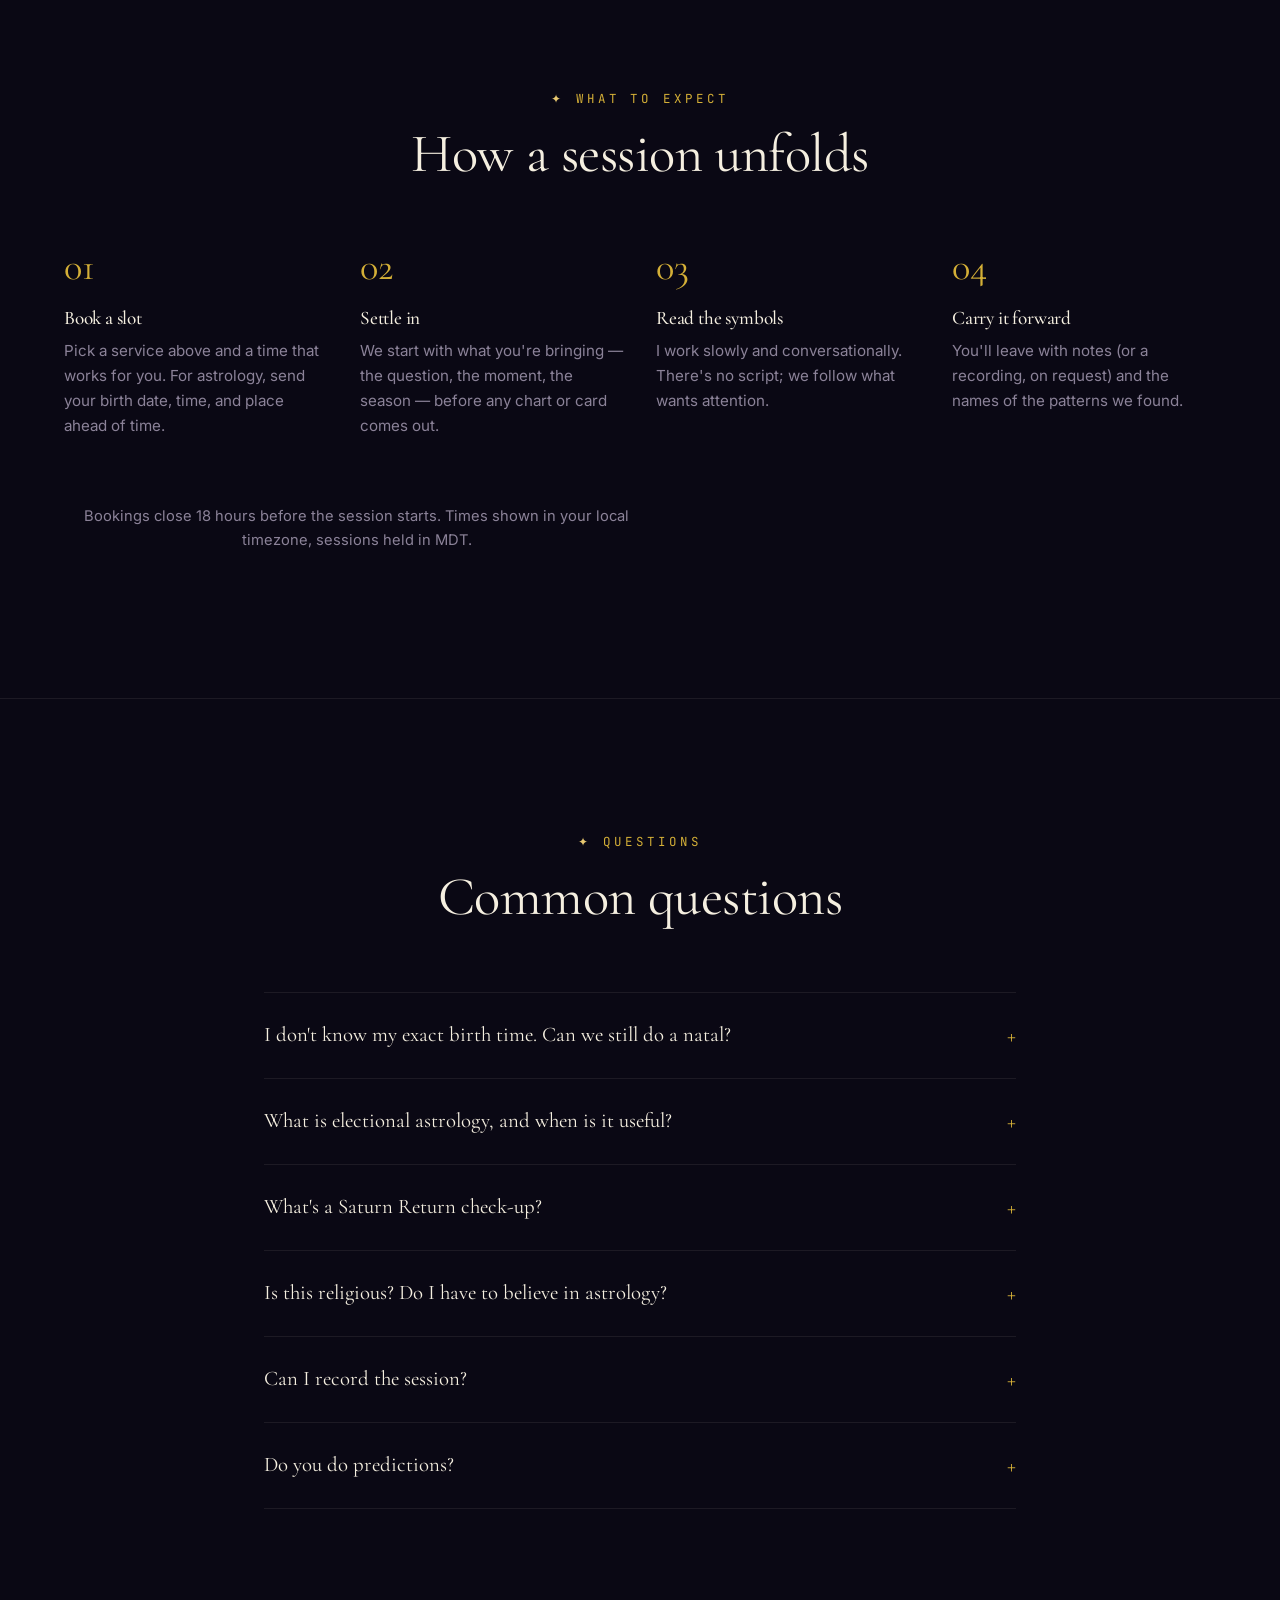
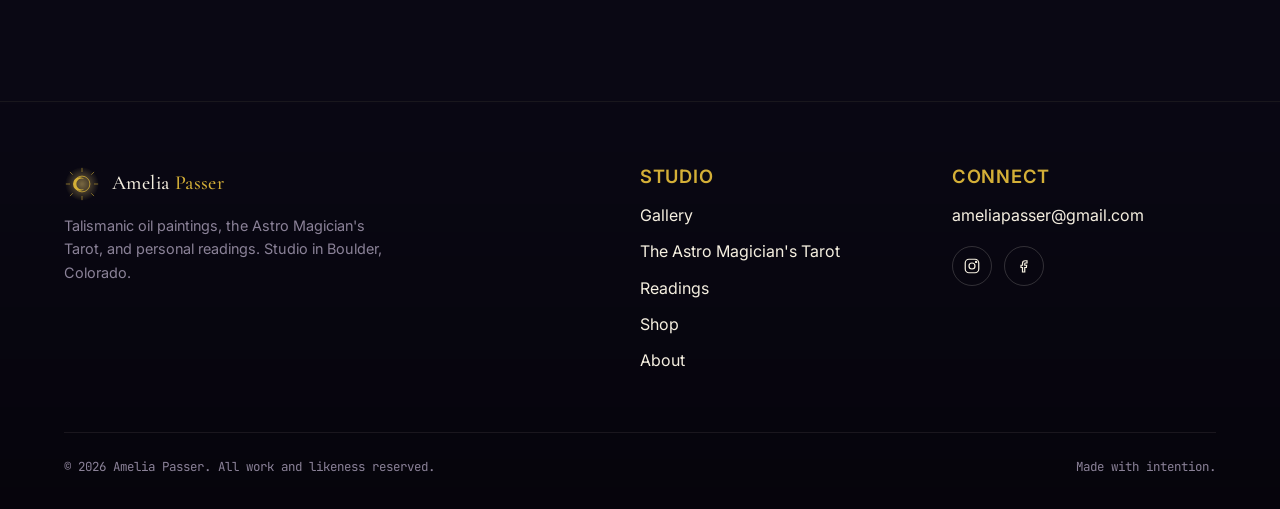
<file: pages/readings.html>
<!doctype html>
<html lang="en">
<head>
<meta charset="utf-8" />
<meta name="viewport" content="width=device-width, initial-scale=1" />
<title>Astrology &amp; Tarot Readings — Amelia Passer</title>
<meta name="description" content="Astrology and tarot readings with Amelia Passer — 30 and 60 minute astrology consultations, electional astrology, Saturn return check-ups, and tarot." />
<meta property="og:type" content="website" />
<meta property="og:site_name" content="Amelia Passer" />
<meta property="og:title" content="Astrology &amp; Tarot Readings — Amelia Passer" />
<meta property="og:description" content="30 and 60 minute astrology consultations, electional astrology, Saturn return check-ups, and tarot — by appointment." />
<meta property="og:image" content="https://ameliapasser.com/assets/images/seven-basics/04-sun.jpg" />
<meta property="og:url" content="https://ameliapasser.com/pages/readings.html" />
<meta name="twitter:card" content="summary_large_image" />
<meta name="twitter:title" content="Astrology &amp; Tarot Readings — Amelia Passer" />
<meta name="twitter:description" content="Astrology and tarot consultations — by appointment, in person or video." />
<meta name="twitter:image" content="https://ameliapasser.com/assets/images/seven-basics/04-sun.jpg" />
<link rel="preconnect" href="https://fonts.googleapis.com" />
<link rel="preconnect" href="https://fonts.gstatic.com" crossorigin />
<link href="https://fonts.googleapis.com/css2?family=Cormorant+Garamond:ital,wght@0,400;0,500;1,400&family=Inter:wght@400;500;600&family=JetBrains+Mono:wght@400;500&display=swap" rel="stylesheet" />
<link rel="stylesheet" href="../assets/styles.css" />
<style>
  /* Per-service grid (5 services) */
  .services {
    display: grid;
    grid-template-columns: repeat(auto-fit, minmax(300px, 1fr));
    gap: 24px;
    max-width: 1100px;
    margin: 0 auto;
  }
  .service-card {
    background: var(--bg-1);
    border: 1px solid var(--hairline);
    border-radius: var(--r-lg);
    padding: 36px 28px;
    text-align: center;
    display: flex;
    flex-direction: column;
    gap: 12px;
    transition: border-color 0.3s ease, transform 0.3s ease;
  }
  .service-card:hover { border-color: var(--gold); transform: translateY(-4px); }
  .service-card--featured {
    background: linear-gradient(180deg, rgba(212, 175, 55, 0.08), var(--bg-1));
    border-color: rgba(212, 175, 55, 0.4);
    position: relative;
  }
  .service-card--featured::before {
    content: "Signature";
    position: absolute;
    top: -12px;
    left: 50%;
    transform: translateX(-50%);
    background: var(--gold);
    color: var(--bg-0);
    padding: 4px 14px;
    border-radius: 999px;
    font-family: var(--font-mono);
    font-size: 0.7rem;
    letter-spacing: 0.18em;
    text-transform: uppercase;
  }
  .service-symbol { font-size: 2rem; color: var(--gold); margin-bottom: 4px; }
  .service-name { font-family: var(--font-display); font-size: 1.5rem; margin: 0; line-height: 1.2; }
  .service-meta {
    font-family: var(--font-mono);
    font-size: 0.78rem;
    letter-spacing: 0.12em;
    color: var(--ink-2);
  }
  .service-price { font-family: var(--font-display); color: var(--gold); font-size: 1.6rem; }
  .service-desc { color: var(--ink-2); font-size: 0.93rem; flex: 1; }
  .service-card .btn { align-self: center; margin-top: 12px; }

  .testimonials {
    display: grid;
    grid-template-columns: 1fr 1fr;
    gap: 32px;
  }
  @media (max-width: 720px) { .testimonials { grid-template-columns: 1fr; } }
  .testimonial {
    background: var(--bg-1);
    border: 1px solid var(--hairline);
    border-radius: var(--r-lg);
    padding: 36px;
    position: relative;
  }
  .testimonial::before {
    content: "“";
    position: absolute;
    top: 8px;
    left: 24px;
    font-family: var(--font-display);
    font-size: 4rem;
    color: var(--gold);
    line-height: 1;
    opacity: 0.5;
  }
  .testimonial p {
    color: var(--ink-1);
    font-style: italic;
    font-family: var(--font-display);
    font-size: 1.1rem;
    line-height: 1.6;
    margin: 0 0 20px;
    position: relative;
    z-index: 1;
  }
  .testimonial cite {
    font-family: var(--font-mono);
    font-size: 0.78rem;
    letter-spacing: 0.18em;
    text-transform: uppercase;
    color: var(--gold);
    font-style: normal;
  }

  .process {
    display: grid;
    grid-template-columns: repeat(4, 1fr);
    gap: 32px;
    counter-reset: step;
  }
  @media (max-width: 880px) { .process { grid-template-columns: 1fr 1fr; } }
  @media (max-width: 540px) { .process { grid-template-columns: 1fr; } }
  .process__step {
    counter-increment: step;
    position: relative;
    padding-top: 60px;
  }
  .process__step::before {
    content: counter(step, decimal-leading-zero);
    position: absolute;
    top: 0;
    left: 0;
    font-family: var(--font-display);
    font-size: 2.4rem;
    color: var(--gold);
    line-height: 1;
  }
  .process__step h3 { font-size: 1.2rem; font-family: var(--font-display); margin-bottom: 8px; }
  .process__step p { font-size: 0.95rem; color: var(--ink-2); }

  .faq__item { border-top: 1px solid var(--hairline); padding: 24px 0; }
  .faq__item:last-child { border-bottom: 1px solid var(--hairline); }
  .faq__item summary {
    cursor: pointer;
    font-family: var(--font-display);
    font-size: 1.3rem;
    color: var(--ink-0);
    list-style: none;
    display: flex;
    justify-content: space-between;
    align-items: center;
    gap: 16px;
  }
  .faq__item summary::-webkit-details-marker { display: none; }
  .faq__item summary::after {
    content: "+";
    color: var(--gold);
    font-size: 1.4rem;
    transition: transform 0.3s ease;
  }
  .faq__item[open] summary::after { content: "−"; }
  .faq__item p { margin-top: 12px; color: var(--ink-1); }

  .config-note {
    background: rgba(212, 175, 55, 0.08);
    border: 1px dashed rgba(212, 175, 55, 0.4);
    border-radius: var(--r-md);
    padding: 16px 24px;
    font-family: var(--font-mono);
    font-size: 0.78rem;
    color: var(--ink-2);
    margin: 0 auto 48px;
    max-width: 760px;
    text-align: center;
  }
  .config-note strong { color: var(--gold); }
  .config-note code {
    background: rgba(0, 0, 0, 0.3);
    padding: 2px 6px;
    border-radius: 4px;
    color: var(--gold-soft);
  }
</style>
<link rel="icon" href='data:image/svg+xml;utf8,<svg xmlns="http://www.w3.org/2000/svg" viewBox="0 0 64 64"><circle cx="32" cy="32" r="28" fill="%230a0814"/><circle cx="32" cy="32" r="14" fill="none" stroke="%23d4af37" stroke-width="2"/><path d="M32 4v8M32 52v8M4 32h8M52 32h8" stroke="%23d4af37" stroke-width="2" stroke-linecap="round"/></svg>' />
</head>
<body>

<div class="starfield" aria-hidden="true"></div>

<header class="site-header">
  <div class="container site-header__inner">
    <a href="../index.html" class="brand">
      <svg class="brand__mark" viewBox="0 0 64 64" aria-hidden="true">
        <defs>
          <radialGradient id="brand-glow" cx="50%" cy="50%" r="50%">
            <stop offset="0%" stop-color="#e8c870" stop-opacity="0.5"/>
            <stop offset="100%" stop-color="#e8c870" stop-opacity="0"/>
          </radialGradient>
        </defs>
        <circle cx="32" cy="32" r="30" fill="url(#brand-glow)"/>
        <circle cx="32" cy="32" r="14" fill="none" stroke="#d4af37" stroke-width="1.4"/>
        <path d="M22 32a10 10 0 0 0 14 9 12 12 0 1 1 0-18 10 10 0 0 0-14 9z" fill="#d4af37"/>
        <g stroke="#d4af37" stroke-width="1" stroke-linecap="round">
          <path d="M32 4v6"/><path d="M32 54v6"/>
          <path d="M4 32h6"/><path d="M54 32h6"/>
          <path d="M11 11l4 4"/><path d="M49 49l4 4"/>
          <path d="M53 11l-4 4"/><path d="M15 49l-4 4"/>
        </g>
      </svg>
      <span class="brand__name">Amelia <span>Passer</span></span>
    </a>
    <button class="nav-toggle" aria-label="Toggle menu" aria-expanded="false" aria-controls="primary-nav"><span></span></button>
    <nav class="nav" id="primary-nav" aria-label="Primary">
      <a href="../index.html">Home</a>
      <a href="gallery.html">Gallery</a>
      <a href="tarot.html">Tarot Deck</a>
      <a href="readings.html">Readings</a>
      <a href="shop.html">Shop</a>
      <a href="about.html">About</a>
    </nav>
  </div>
</header>

<!-- ============ HERO ============ -->
<section class="hero" style="min-height:auto; padding: 96px 0 48px;">
  <div class="container">
    <div class="text-center" style="max-width: 760px; margin: 0 auto;">
      <span class="eyebrow">Astrology &amp; Tarot Readings</span>
      <h1>Discover how the planets<br/><span class="signature">are speaking to you.</span></h1>
      <p class="lede">
        Astrology and tarot readings — natal chart consultations,
        transit and Saturn return work, electional dates, and tarot. By
        appointment, in person in the Front Range or by video anywhere.
      </p>
    </div>
  </div>
</section>

<!-- ============ SERVICES (5 real ones) ============ -->
<section class="section">
  <div class="container">
    <div class="section-head reveal">
      <span class="eyebrow">Choose your reading</span>
      <h2>Sessions</h2>
    </div>

    <!-- Cal.com is live at cal.com/amelia-passer.
         If event-type slugs change in the dashboard, update the
         data-cal-link attributes on the buttons below to match. -->

    <div class="services">

      <div class="service-card reveal">
        <div class="service-symbol">✦</div>
        <h3 class="service-name">Tarot Reading</h3>
        <p class="service-meta">30 min</p>
        <p class="service-price">$45</p>
        <p class="service-desc">
          A focused tarot session with the Astro Magician's deck. Bring a
          question or come open — we'll lay a spread and read it slowly,
          together.
        </p>
        <a class="btn btn--ghost" href="https://cal.com/amelia-passer/30-minute-tarot-reading" target="_blank" rel="noopener" data-cal-link="amelia-passer/30-minute-tarot-reading" data-cal-namespace="ap" data-cal-config='{"layout":"month_view"}'>
          Book Tarot
        </a>
      </div>

      <div class="service-card reveal">
        <div class="service-symbol">☉</div>
        <h3 class="service-name">30-Minute Astrology Reading</h3>
        <p class="service-meta">30 min</p>
        <p class="service-price">$50</p>
        <p class="service-desc">
          A focused astrology consultation — best for a single question or
          a check-in on what's currently happening in the sky for you.
        </p>
        <a class="btn btn--ghost" href="https://cal.com/amelia-passer/30-minute-astrology-reading" target="_blank" rel="noopener" data-cal-link="amelia-passer/30-minute-astrology-reading" data-cal-namespace="ap" data-cal-config='{"layout":"month_view"}'>
          Book 30-min
        </a>
      </div>

      <div class="service-card service-card--featured reveal">
        <div class="service-symbol">☽</div>
        <h3 class="service-name">60-Minute Astrology Reading</h3>
        <p class="service-meta">1 hr</p>
        <p class="service-price">$100</p>
        <p class="service-desc">
          A full natal chart reading — sect, dignity, the major
          configurations, and the story they tell. Best for first-time
          clients and deeper dives.
        </p>
        <a class="btn btn--primary" href="https://cal.com/amelia-passer/60-minute-astrology-reading" target="_blank" rel="noopener" data-cal-link="amelia-passer/60-minute-astrology-reading" data-cal-namespace="ap" data-cal-config='{"layout":"month_view"}'>
          Book 60-min
        </a>
      </div>

      <div class="service-card reveal">
        <div class="service-symbol">♄</div>
        <h3 class="service-name">Saturn Return Check-up</h3>
        <p class="service-meta">30 min</p>
        <p class="service-price">$50</p>
        <p class="service-desc">
          For the late-twenties and early-fifties among you. We look at
          where Saturn is hitting your chart, what it's asking of you, and
          how to meet it.
        </p>
        <a class="btn btn--ghost" href="https://cal.com/amelia-passer/saturn-return-check-up" target="_blank" rel="noopener" data-cal-link="amelia-passer/saturn-return-check-up" data-cal-namespace="ap" data-cal-config='{"layout":"month_view"}'>
          Book Saturn Return
        </a>
      </div>

      <div class="service-card reveal">
        <div class="service-symbol">⚜</div>
        <h3 class="service-name">Electional Astrology Date</h3>
        <p class="service-meta">25 min</p>
        <p class="service-price">$150</p>
        <p class="service-desc">
          The art of choosing the right moment. I'll find the most
          favorable date and time for what you're starting — a launch, a
          ritual, a contract, a journey. The same method I use to time
          my own paintings.
        </p>
        <a class="btn btn--ghost" href="https://cal.com/amelia-passer/astrological-election-special-date-calculator" target="_blank" rel="noopener" data-cal-link="amelia-passer/astrological-election-special-date-calculator" data-cal-namespace="ap" data-cal-config='{"layout":"month_view"}'>
          Book Electional
        </a>
      </div>

    </div>

    <p class="text-center muted" style="margin-top: 48px; font-size: 0.92rem;">
      Sliding scale available — please ask. Couples, family, and group rates by inquiry.
    </p>
  </div>
</section>

<!-- ============ TESTIMONIALS ============ -->
<section class="section">
  <div class="container">
    <div class="section-head reveal">
      <span class="eyebrow">Testimonials</span>
      <h2>From past clients.</h2>
    </div>

    <div class="testimonials">
      <figure class="testimonial reveal">
        <p>
          What I admired most about my time with Amelia was her grace and
          patience to connect and guide me through my astrology chart.
          Coming from little to no knowledge about astrology and the
          planets, Amelia took her time to explain the meaning of every
          single thing while weaving together threads of my chart that
          would only make sense coming from a masterful teacher. She is
          such an artist in the way she communicates and translates such
          meta terminology to human language. I left our session feeling
          very open and humbled by our readings. I wish we had more time ;)
          Thank you graciously.
        </p>
        <cite>— Lauren B</cite>
      </figure>

      <figure class="testimonial reveal">
        <p>
          I went to Amelia for an astrology reading and was very impressed
          with what I received. I've had many readings in the past… but
          there is something about Amelia's way that leaves me feeling
          extremely seen and validated in who I am. During our reading,
          she offered a variety of reflections and ideas that covered
          various aspects of my life — each one felt like a channeled
          piece of wisdom that I needed to hear. I left with more clarity
          in who I am and certainty in the direction of my life. I'm so
          grateful to her &amp; this beautiful offering she's offering the world!
        </p>
        <cite>— Nikki S</cite>
      </figure>
    </div>
  </div>
</section>

<!-- ============ WHAT TO EXPECT ============ -->
<section class="section">
  <div class="container">
    <div class="section-head reveal">
      <span class="eyebrow">What to expect</span>
      <h2>How a session unfolds</h2>
    </div>

    <div class="process">
      <div class="process__step reveal">
        <h3>Book a slot</h3>
        <p>Pick a service above and a time that works for you. For astrology, send your birth date, time, and place ahead of time.</p>
      </div>
      <div class="process__step reveal">
        <h3>Settle in</h3>
        <p>We start with what you're bringing — the question, the moment, the season — before any chart or card comes out.</p>
      </div>
      <div class="process__step reveal">
        <h3>Read the symbols</h3>
        <p>I work slowly and conversationally. There's no script; we follow what wants attention.</p>
      </div>
      <div class="process__step reveal">
        <h3>Carry it forward</h3>
        <p>You'll leave with notes (or a recording, on request) and the names of the patterns we found.</p>
      </div>
    </div>

    <p class="text-center muted" style="margin-top: 48px; font-size: 0.92rem;">
      Bookings close 18 hours before the session starts.
      Times shown in your local timezone, sessions held in MDT.
    </p>
  </div>
</section>

<!-- ============ FAQ ============ -->
<section class="section">
  <div class="container container--narrow">
    <div class="section-head reveal">
      <span class="eyebrow">Questions</span>
      <h2>Common questions</h2>
    </div>

    <div class="reveal">
      <details class="faq__item">
        <summary>I don't know my exact birth time. Can we still do a natal?</summary>
        <p>Yes — I'll work with what you have, and tell you which parts of the reading are time-sensitive (rising sign, house cusps, lunar timing). For a date-only reading I'll often steer toward a noon chart and focus on the planets and their aspects.</p>
      </details>
      <details class="faq__item">
        <summary>What is electional astrology, and when is it useful?</summary>
        <p>Electional astrology is the art of choosing the right moment to begin something. I find a favorable date and time for what you're starting — a launch, a ritual, a contract, a wedding date, a project. It's the same method I use to time my own talismanic paintings.</p>
      </details>
      <details class="faq__item">
        <summary>What's a Saturn Return check-up?</summary>
        <p>Saturn returns to its natal position roughly every 29 years — once around your late twenties, again in your late fifties. It's traditionally a maturation period. The check-up is a 30-minute look at where Saturn is currently hitting your chart, what it's asking of you, and how to meet it well.</p>
      </details>
      <details class="faq__item">
        <summary>Is this religious? Do I have to believe in astrology?</summary>
        <p>No, and no. Astrology and tarot are languages — symbol systems for naming what's already happening. You don't have to believe in them for them to be useful, any more than you have to believe in dreams to find meaning in them.</p>
      </details>
      <details class="faq__item">
        <summary>Can I record the session?</summary>
        <p>Yes — just let me know when we start. I'm happy to record on request.</p>
      </details>
      <details class="faq__item">
        <summary>Do you do predictions?</summary>
        <p>I work descriptively more than predictively. I can show you what the symbols are pointing toward and what your timing looks like, but I won't tell you what to do or guarantee outcomes. The future is yours.</p>
      </details>
    </div>
  </div>
</section>

<footer class="site-footer">
  <div class="container">
    <div class="site-footer__inner">
      <div>
        <a href="../index.html" class="brand">
          <svg class="brand__mark" viewBox="0 0 64 64" aria-hidden="true">
        <defs>
          <radialGradient id="brand-glow" cx="50%" cy="50%" r="50%">
            <stop offset="0%" stop-color="#e8c870" stop-opacity="0.5"/>
            <stop offset="100%" stop-color="#e8c870" stop-opacity="0"/>
          </radialGradient>
        </defs>
        <circle cx="32" cy="32" r="30" fill="url(#brand-glow)"/>
        <circle cx="32" cy="32" r="14" fill="none" stroke="#d4af37" stroke-width="1.4"/>
        <path d="M22 32a10 10 0 0 0 14 9 12 12 0 1 1 0-18 10 10 0 0 0-14 9z" fill="#d4af37"/>
        <g stroke="#d4af37" stroke-width="1" stroke-linecap="round">
          <path d="M32 4v6"/><path d="M32 54v6"/>
          <path d="M4 32h6"/><path d="M54 32h6"/>
          <path d="M11 11l4 4"/><path d="M49 49l4 4"/>
          <path d="M53 11l-4 4"/><path d="M15 49l-4 4"/>
        </g>
      </svg>
          <span class="brand__name">Amelia <span>Passer</span></span>
        </a>
        <p class="muted" style="font-size:0.9rem; max-width:38ch; margin-top:12px;">
          Talismanic oil paintings, the Astro Magician's Tarot, and personal readings. Studio in Boulder, Colorado.
        </p>
      </div>
      <div>
        <h4>Studio</h4>
        <ul>
          <li><a href="gallery.html">Gallery</a></li>
          <li><a href="tarot.html">The Astro Magician's Tarot</a></li>
          <li><a href="readings.html">Readings</a></li>
          <li><a href="shop.html">Shop</a></li>
          <li><a href="about.html">About</a></li>
        </ul>
      </div>
      <div>
        <h4>Connect</h4>
        <ul>
          <li><a href="mailto:ameliapasser@gmail.com">ameliapasser@gmail.com</a></li>
        </ul>
        <div class="socials" style="margin-top:18px;">
          <a href="https://www.instagram.com/ameliapasser" target="_blank" rel="noopener" aria-label="Instagram">
            <svg viewBox="0 0 24 24" fill="none" stroke="currentColor" stroke-width="1.6"><rect x="3" y="3" width="18" height="18" rx="5"/><circle cx="12" cy="12" r="4"/><circle cx="17.5" cy="6.5" r="0.8" fill="currentColor"/></svg>
          </a>
          <a href="https://www.facebook.com/ameliapasser" target="_blank" rel="noopener" aria-label="Facebook">
            <svg viewBox="0 0 24 24" fill="none" stroke="currentColor" stroke-width="1.6"><path d="M14 8h2V5h-2.5C11.5 5 10 6.5 10 8.5V11H8v3h2v6h3v-6h2.2l.3-3H13V9c0-.6.4-1 1-1z"/></svg>
          </a>
        </div>
      </div>
    </div>
    <div class="site-footer__bottom">
      <span>© <span id="year"></span> Amelia Passer. All work and likeness reserved.</span>
      <span>Made with intention.</span>
    </div>
  </div>
</footer>

<!-- Cal.com embed wired to cal.com/amelia-passer.
     Event-type slugs in use: 30-minute-tarot-reading, 30-minute-astrology-reading,
     60-minute-astrology-reading, saturn-return-check-up,
     astrological-election-special-date-calculator. -->
<script type="text/javascript">
(function (C, A, L) {
  let p = function (a, ar) { a.q.push(ar); };
  let d = C.document;
  C.Cal = C.Cal || function () {
    let cal = C.Cal;
    let ar = arguments;
    if (!cal.loaded) {
      cal.ns = {};
      cal.q = cal.q || [];
      d.head.appendChild(d.createElement("script")).src = A;
      cal.loaded = true;
    }
    if (ar[0] === L) {
      const api = function () { p(api, arguments); };
      const namespace = ar[1];
      api.q = api.q || [];
      if (typeof namespace === "string") {
        cal.ns[namespace] = cal.ns[namespace] || api;
        p(cal.ns[namespace], ar);
        p(cal, ["initNamespace", namespace]);
      } else { p(cal, ar); }
      return;
    }
    p(cal, ar);
  };
})(window, "https://app.cal.com/embed/embed.js", "Cal");

Cal("init", "ap", { origin: "https://cal.com" });
Cal.ns.ap("ui", { hideEventTypeDetails: false, layout: "month_view" });
</script>

<script>document.getElementById('year').textContent = new Date().getFullYear();</script>
<script src="../assets/script.js"></script>
</body>
</html>
</file>
<file: assets/styles.css>
/* ============================================================
   Amelia Passer — Celestial Artist Portfolio
   Design tokens, typography, layout primitives
   ============================================================ */

:root {
  /* Palette — deep cosmic with warm gold */
  --bg-0: #0a0814;          /* near-black indigo */
  --bg-1: #110d22;          /* card/section bg */
  --bg-2: #1a1530;          /* elevated surfaces */
  --ink-0: #f5efe0;         /* primary text — warm parchment */
  --ink-1: #d8cfb8;         /* secondary text */
  --ink-2: #8b8298;         /* muted text */
  --gold: #d4af37;          /* primary accent */
  --gold-soft: #e8c870;     /* hover/accent highlight */
  --rose: #b87f9e;          /* secondary accent — dusk rose */
  --violet: #6b5b95;        /* tertiary accent */
  --hairline: rgba(245, 239, 224, 0.08);
  --hairline-strong: rgba(245, 239, 224, 0.18);

  /* Type scale */
  --font-display: "Cormorant Garamond", "Cormorant", "Garamond", "Times New Roman", serif;
  --font-body: "Inter", -apple-system, BlinkMacSystemFont, "Segoe UI", Helvetica, Arial, sans-serif;
  --font-mono: "JetBrains Mono", ui-monospace, monospace;

  /* Spacing & radii */
  --r-sm: 4px;
  --r-md: 10px;
  --r-lg: 18px;
  --shadow-soft: 0 20px 60px rgba(0, 0, 0, 0.5);
  --shadow-glow: 0 0 40px rgba(212, 175, 55, 0.15);

  /* Layout */
  --container: 1200px;
  --container-narrow: 800px;
}

/* ---------- Reset ---------- */
*, *::before, *::after { box-sizing: border-box; }
html, body { margin: 0; padding: 0; }
img, svg, video { display: block; max-width: 100%; }
button { font: inherit; cursor: pointer; border: none; background: none; color: inherit; }
a { color: inherit; text-decoration: none; }
ul, ol { padding: 0; margin: 0; list-style: none; }

html {
  scroll-behavior: smooth;
}

body {
  font-family: var(--font-body);
  background: var(--bg-0);
  color: var(--ink-0);
  line-height: 1.65;
  font-size: 16px;
  -webkit-font-smoothing: antialiased;
  -moz-osx-font-smoothing: grayscale;
  overflow-x: hidden;
}

/* ---------- Cosmic backdrop ---------- */
.starfield {
  position: fixed;
  inset: 0;
  z-index: -2;
  background:
    radial-gradient(ellipse at 20% 10%, rgba(107, 91, 149, 0.25), transparent 50%),
    radial-gradient(ellipse at 85% 80%, rgba(184, 127, 158, 0.18), transparent 55%),
    radial-gradient(ellipse at 50% 50%, rgba(26, 21, 48, 0.4), transparent 70%),
    var(--bg-0);
  pointer-events: none;
}
.starfield::before,
.starfield::after {
  content: "";
  position: absolute;
  inset: 0;
  background-repeat: repeat;
  opacity: 0.6;
}
.starfield::before {
  background-image:
    radial-gradient(1px 1px at 20% 30%, #fff, transparent),
    radial-gradient(1px 1px at 70% 60%, #fff, transparent),
    radial-gradient(1.5px 1.5px at 40% 80%, #fff, transparent),
    radial-gradient(1px 1px at 90% 20%, #fff, transparent),
    radial-gradient(1px 1px at 10% 70%, #fff, transparent),
    radial-gradient(1.5px 1.5px at 55% 15%, #fff, transparent),
    radial-gradient(1px 1px at 80% 90%, #fff, transparent),
    radial-gradient(1px 1px at 30% 50%, #fff, transparent);
  background-size: 800px 800px;
  animation: drift 180s linear infinite;
}
.starfield::after {
  background-image:
    radial-gradient(1px 1px at 25% 25%, var(--gold-soft), transparent),
    radial-gradient(1px 1px at 75% 75%, var(--gold-soft), transparent),
    radial-gradient(1.5px 1.5px at 50% 50%, var(--rose), transparent);
  background-size: 600px 600px;
  animation: drift 240s linear infinite reverse;
  opacity: 0.4;
}
@keyframes drift {
  from { transform: translate(0, 0); }
  to { transform: translate(-800px, -400px); }
}

/* Reduce motion */
@media (prefers-reduced-motion: reduce) {
  .starfield::before, .starfield::after { animation: none; }
  html { scroll-behavior: auto; }
}

/* ---------- Layout primitives ---------- */
.container {
  width: 100%;
  max-width: var(--container);
  margin: 0 auto;
  padding: 0 24px;
}
.container--narrow { max-width: var(--container-narrow); }

.section {
  padding: clamp(64px, 10vw, 128px) 0;
  position: relative;
}
.section + .section {
  border-top: 1px solid var(--hairline);
}

/* ---------- Typography ---------- */
h1, h2, h3, h4 {
  font-family: var(--font-display);
  font-weight: 500;
  line-height: 1.1;
  letter-spacing: -0.01em;
  margin: 0 0 0.6em;
  color: var(--ink-0);
}

h1 { font-size: clamp(2.6rem, 7vw, 5.5rem); font-weight: 400; }
h2 { font-size: clamp(2rem, 4.5vw, 3.4rem); font-weight: 400; }
h3 { font-size: clamp(1.4rem, 2.5vw, 1.9rem); }
h4 { font-size: 1.15rem; font-family: var(--font-body); font-weight: 600; letter-spacing: 0.04em; text-transform: uppercase; }

p {
  margin: 0 0 1.2em;
  color: var(--ink-1);
  max-width: 65ch;
}
p.lede {
  font-size: 1.2rem;
  color: var(--ink-0);
  line-height: 1.55;
}

.eyebrow {
  display: inline-block;
  font-family: var(--font-mono);
  font-size: 0.78rem;
  letter-spacing: 0.32em;
  text-transform: uppercase;
  color: var(--gold);
  margin-bottom: 1.2em;
}
.eyebrow::before {
  content: "✦  ";
  color: var(--gold-soft);
}

em.gold, .gold { color: var(--gold); font-style: normal; }

.divider {
  display: flex;
  align-items: center;
  justify-content: center;
  gap: 14px;
  margin: 48px auto;
  color: var(--gold);
}
.divider::before, .divider::after {
  content: "";
  flex: 1;
  max-width: 80px;
  height: 1px;
  background: linear-gradient(90deg, transparent, var(--gold), transparent);
}

/* ---------- Buttons ---------- */
.btn {
  display: inline-flex;
  align-items: center;
  gap: 10px;
  padding: 14px 28px;
  border-radius: 999px;
  font-family: var(--font-body);
  font-size: 0.92rem;
  font-weight: 500;
  letter-spacing: 0.06em;
  text-transform: uppercase;
  transition: all 0.3s ease;
  border: 1px solid transparent;
  white-space: nowrap;
}
.btn--primary {
  background: var(--gold);
  color: var(--bg-0);
  box-shadow: 0 6px 24px rgba(212, 175, 55, 0.25);
}
.btn--primary:hover {
  background: var(--gold-soft);
  transform: translateY(-2px);
  box-shadow: 0 10px 32px rgba(212, 175, 55, 0.35);
}
.btn--ghost {
  border-color: var(--hairline-strong);
  color: var(--ink-0);
}
.btn--ghost:hover {
  border-color: var(--gold);
  color: var(--gold);
  background: rgba(212, 175, 55, 0.06);
}
.btn .arrow { transition: transform 0.25s ease; }
.btn:hover .arrow { transform: translateX(4px); }

/* ---------- Header / Nav ---------- */
.site-header {
  position: sticky;
  top: 0;
  z-index: 50;
  background: rgba(10, 8, 20, 0.92);
  border-bottom: 1px solid var(--hairline);
  /* Note: no backdrop-filter here — it would create a new containing block
     and break position:fixed on the mobile nav drawer below. */
}
.site-header__inner {
  display: flex;
  align-items: center;
  justify-content: space-between;
  padding: 18px 0;
}
.brand {
  display: flex;
  align-items: center;
  gap: 12px;
  font-family: var(--font-display);
  font-size: 1.25rem;
  letter-spacing: 0.02em;
  color: var(--ink-0);
}
.brand__mark {
  width: 36px;
  height: 36px;
  flex-shrink: 0;
}
.brand__name { font-weight: 500; }
.brand__name span { color: var(--gold); }

.nav {
  display: flex;
  align-items: center;
  gap: 4px;
}
.nav a {
  padding: 10px 16px;
  font-size: 0.88rem;
  font-weight: 500;
  letter-spacing: 0.04em;
  color: var(--ink-1);
  border-radius: 999px;
  transition: color 0.2s ease, background 0.2s ease;
}
.nav a:hover { color: var(--ink-0); background: rgba(255,255,255,0.04); }
.nav a.is-active { color: var(--gold); }

.nav-toggle {
  display: none;
  width: 40px;
  height: 40px;
  border-radius: 8px;
  align-items: center;
  justify-content: center;
}
.nav-toggle span {
  width: 22px;
  height: 1.5px;
  background: var(--ink-0);
  position: relative;
  transition: transform 0.25s ease;
}
.nav-toggle span::before, .nav-toggle span::after {
  content: "";
  position: absolute;
  left: 0;
  width: 22px;
  height: 1.5px;
  background: var(--ink-0);
  transition: transform 0.25s ease;
}
.nav-toggle span::before { top: -7px; }
.nav-toggle span::after { top: 7px; }
.nav-toggle[aria-expanded="true"] span { background: transparent; }
.nav-toggle[aria-expanded="true"] span::before { top: 0; transform: rotate(45deg); }
.nav-toggle[aria-expanded="true"] span::after { top: 0; transform: rotate(-45deg); }

@media (max-width: 880px) {
  .nav-toggle { display: inline-flex; }
  .nav {
    position: fixed;
    top: 73px;
    left: 0;
    right: 0;
    bottom: 0;
    flex-direction: column;
    align-items: stretch;
    gap: 8px;
    background: rgba(10, 8, 20, 0.98);
    backdrop-filter: blur(16px);
    -webkit-backdrop-filter: blur(16px);
    padding: 32px 24px;
    transform: translateX(100%);
    transition: transform 0.3s ease;
    z-index: 60;
    overflow-y: auto;
  }
  .nav.is-open { transform: translateX(0); }
  .nav a { width: 100%; padding: 14px 16px; font-size: 1rem; text-align: left; }
}

/* ---------- Hero ---------- */
.hero {
  position: relative;
  min-height: 86vh;
  display: flex;
  align-items: center;
  padding: 80px 0 64px;
  overflow: hidden;
}
.hero__inner {
  display: grid;
  grid-template-columns: 1.1fr 1fr;
  gap: 64px;
  align-items: center;
}
.hero__content { position: relative; z-index: 2; }
.hero__title {
  margin-bottom: 24px;
}
.hero__title .signature {
  display: block;
  font-style: italic;
  color: var(--gold);
}
.hero__lede {
  font-size: clamp(1.05rem, 1.6vw, 1.3rem);
  color: var(--ink-1);
  max-width: 52ch;
  margin-bottom: 36px;
}
.hero__cta {
  display: flex;
  flex-wrap: wrap;
  gap: 14px;
}
.hero__visual {
  position: relative;
  aspect-ratio: 4 / 5;
  display: flex;
  align-items: center;
  justify-content: center;
}
.hero__visual svg {
  width: 100%;
  height: 100%;
  filter: drop-shadow(0 30px 60px rgba(0,0,0,0.6));
}
.hero__visual--photo {
  aspect-ratio: 5 / 4;
  border-radius: var(--r-lg);
  overflow: hidden;
  box-shadow: var(--shadow-soft), 0 0 0 1px var(--hairline-strong) inset;
  position: relative;
}
.hero__visual--photo img {
  width: 100%;
  height: 100%;
  object-fit: cover;
}
.hero__visual--photo::after {
  content: "";
  position: absolute;
  inset: 0;
  border-radius: var(--r-lg);
  pointer-events: none;
  background: linear-gradient(180deg, transparent 60%, rgba(10, 8, 20, 0.4));
}

/* Natural-aspect variant — for portraits where we don't want to force-crop.
   Uses double-class selectors to win specificity against the base
   .feature__media rules defined later in the file. */
.hero__visual.hero__visual--natural,
.feature__media.feature__media--natural {
  aspect-ratio: auto;
  height: auto;
  border-radius: var(--r-lg);
  overflow: hidden;
  box-shadow: var(--shadow-soft);
  display: block;
  background: transparent;
}
.hero__visual.hero__visual--natural img,
.feature__media.feature__media--natural img {
  width: 100%;
  height: auto;
  display: block;
  object-fit: contain;
}
.hero__visual.hero__visual--natural { max-width: 560px; margin-left: auto; }
@media (max-width: 880px) {
  .hero__visual.hero__visual--natural { max-width: 100%; margin: 0 auto; }
  .feature__media.feature__media--natural { max-width: 100%; aspect-ratio: auto; }
}
@media (max-width: 880px) {
  .hero__inner { grid-template-columns: 1fr; gap: 48px; }
  .hero { min-height: auto; padding: 48px 0; }
  .hero__visual { max-width: 360px; margin: 0 auto; }
}

.hero__quote {
  margin-top: 48px;
  padding-top: 28px;
  border-top: 1px solid var(--hairline);
  font-family: var(--font-display);
  font-size: 1.05rem;
  font-style: italic;
  color: var(--ink-2);
  max-width: 56ch;
}
.hero__quote cite {
  display: block;
  margin-top: 8px;
  font-style: normal;
  font-family: var(--font-mono);
  font-size: 0.72rem;
  letter-spacing: 0.2em;
  text-transform: uppercase;
  color: var(--ink-2);
}

/* ---------- Section heading ---------- */
.section-head {
  text-align: center;
  margin-bottom: 64px;
}
.section-head p { margin: 0 auto; }

/* ---------- Cards / Grids ---------- */
.grid {
  display: grid;
  gap: 28px;
}
.grid--3 { grid-template-columns: repeat(3, 1fr); }
.grid--2 { grid-template-columns: repeat(2, 1fr); }
.grid--gallery { grid-template-columns: repeat(auto-fill, minmax(260px, 1fr)); gap: 20px; }

/* Studio-works variant: smaller cells, natural aspect ratio (no forced crop). */
.grid--studio { grid-template-columns: repeat(auto-fill, minmax(200px, 1fr)); gap: 16px; }
.grid--studio .card__media,
.card__media.card__media--natural {
  aspect-ratio: auto;
  height: auto;
  background: var(--bg-2);
}
.grid--studio .card__media img,
.card__media.card__media--natural img {
  width: 100%;
  height: auto;
  object-fit: contain;
  display: block;
}
.grid--studio .card { transition: transform 0.3s ease, border-color 0.3s ease; }
@media (max-width: 880px) {
  .grid--3, .grid--2 { grid-template-columns: 1fr; }
}

.card {
  background: var(--bg-1);
  border: 1px solid var(--hairline);
  border-radius: var(--r-lg);
  overflow: hidden;
  transition: transform 0.4s ease, border-color 0.3s ease, box-shadow 0.4s ease;
  display: flex;
  flex-direction: column;
}
.card:hover {
  transform: translateY(-4px);
  border-color: var(--hairline-strong);
  box-shadow: var(--shadow-soft);
}
.card__media {
  aspect-ratio: 4 / 5;
  position: relative;
  overflow: hidden;
}
.card__media svg, .card__media img {
  width: 100%;
  height: 100%;
  object-fit: cover;
  transition: transform 0.6s ease;
}
.card:hover .card__media svg, .card:hover .card__media img {
  transform: scale(1.04);
}
.card__body { padding: 24px; flex: 1; }
.card__title { font-family: var(--font-display); font-size: 1.4rem; margin: 0 0 8px; color: var(--ink-0); }
.card__meta { font-family: var(--font-mono); font-size: 0.72rem; letter-spacing: 0.18em; text-transform: uppercase; color: var(--gold); margin-bottom: 6px; }
.card__excerpt { color: var(--ink-2); font-size: 0.95rem; margin: 0; }

/* ---------- Feature row (alternating image/text) ---------- */
.feature {
  display: grid;
  grid-template-columns: 1fr 1fr;
  gap: 64px;
  align-items: center;
}
.feature--reverse .feature__media { order: 2; }
.feature__media {
  aspect-ratio: 4 / 5;
  position: relative;
  border-radius: var(--r-lg);
  overflow: hidden;
  background: var(--bg-2);
  box-shadow: var(--shadow-soft);
}
.feature__media svg, .feature__media img { width: 100%; height: 100%; object-fit: cover; }
@media (max-width: 880px) {
  .feature { grid-template-columns: 1fr; gap: 32px; }
  .feature--reverse .feature__media { order: 0; }
  .feature__media { max-width: 480px; margin: 0 auto; aspect-ratio: 4/5; }
}

/* ---------- Tarot card display ---------- */
.tarot-row {
  display: flex;
  justify-content: center;
  gap: 24px;
  perspective: 1200px;
}
.tarot-card {
  width: 200px;
  aspect-ratio: 2 / 3;
  border-radius: 12px;
  overflow: hidden;
  transition: transform 0.5s ease;
  box-shadow: 0 16px 40px rgba(0,0,0,0.6), 0 0 0 1px var(--hairline-strong) inset;
}
.tarot-card:nth-child(1) { transform: rotate(-8deg) translateY(8px); }
.tarot-card:nth-child(3) { transform: rotate(8deg) translateY(8px); }
.tarot-row:hover .tarot-card:nth-child(1) { transform: rotate(-12deg) translateY(0); }
.tarot-row:hover .tarot-card:nth-child(2) { transform: translateY(-12px); }
.tarot-row:hover .tarot-card:nth-child(3) { transform: rotate(12deg) translateY(0); }
.tarot-card svg { width: 100%; height: 100%; }
@media (max-width: 600px) {
  .tarot-card { width: 130px; }
}

/* ---------- Forms ---------- */
.form {
  display: grid;
  gap: 20px;
}
.form-row { display: grid; grid-template-columns: 1fr 1fr; gap: 20px; }
@media (max-width: 600px) { .form-row { grid-template-columns: 1fr; } }

.field { display: grid; gap: 6px; }
.field label {
  font-family: var(--font-mono);
  font-size: 0.72rem;
  letter-spacing: 0.18em;
  text-transform: uppercase;
  color: var(--ink-2);
}
.field input, .field textarea, .field select {
  background: var(--bg-1);
  border: 1px solid var(--hairline);
  color: var(--ink-0);
  padding: 14px 16px;
  border-radius: var(--r-md);
  font: inherit;
  transition: border-color 0.2s ease, background 0.2s ease;
  width: 100%;
}
.field input:focus, .field textarea:focus, .field select:focus {
  outline: none;
  border-color: var(--gold);
  background: var(--bg-2);
}
.field textarea { min-height: 140px; resize: vertical; }

.form-status {
  font-family: var(--font-mono);
  font-size: 0.85rem;
  color: var(--gold);
  min-height: 1.4em;
}

/* ---------- Footer ---------- */
.site-footer {
  background: linear-gradient(180deg, transparent, rgba(0,0,0,0.4));
  border-top: 1px solid var(--hairline);
  padding: 64px 0 32px;
  margin-top: 64px;
}
.site-footer__inner {
  display: grid;
  grid-template-columns: 2fr 1fr 1fr;
  gap: 48px;
  margin-bottom: 48px;
}
@media (max-width: 720px) { .site-footer__inner { grid-template-columns: 1fr; } }

.site-footer h4 { color: var(--gold); margin-bottom: 16px; }
.site-footer ul li { margin-bottom: 10px; }
.site-footer a:hover { color: var(--gold); }
.site-footer__bottom {
  display: flex;
  align-items: center;
  justify-content: space-between;
  padding-top: 24px;
  border-top: 1px solid var(--hairline);
  font-family: var(--font-mono);
  font-size: 0.78rem;
  color: var(--ink-2);
}
.socials { display: flex; gap: 12px; }
.socials a {
  width: 40px;
  height: 40px;
  border: 1px solid var(--hairline-strong);
  border-radius: 50%;
  display: inline-flex;
  align-items: center;
  justify-content: center;
  transition: all 0.2s ease;
}
.socials a:hover { border-color: var(--gold); color: var(--gold); transform: translateY(-2px); }
.socials svg { width: 18px; height: 18px; }
@media (max-width: 720px) {
  .site-footer__bottom { flex-direction: column; gap: 16px; text-align: center; }
}

/* ---------- Reveal on scroll ----------
   Default: visible (works without JS / reduced motion).
   With JS, body.js hides them until in view.
*/
.reveal {
  opacity: 1;
  transform: none;
  transition: opacity 0.8s ease, transform 0.8s ease;
}
body.js .reveal {
  opacity: 0;
  transform: translateY(24px);
}
body.js .reveal.is-visible { opacity: 1; transform: translateY(0); }
@media (prefers-reduced-motion: reduce) {
  body.js .reveal { opacity: 1; transform: none; transition: none; }
}

/* ---------- Lightbox ---------- */
.lightbox {
  position: fixed;
  inset: 0;
  z-index: 100;
  background: rgba(5, 4, 12, 0.92);
  backdrop-filter: blur(8px);
  display: none;
  align-items: center;
  justify-content: center;
  padding: 32px;
}
.lightbox.is-open { display: flex; }
.lightbox__close {
  position: absolute;
  top: 24px;
  right: 24px;
  width: 44px;
  height: 44px;
  border-radius: 50%;
  border: 1px solid var(--hairline-strong);
  display: inline-flex;
  align-items: center;
  justify-content: center;
  font-size: 1.4rem;
}
.lightbox__close:hover { border-color: var(--gold); color: var(--gold); }
.lightbox__content {
  max-width: 90vw;
  max-height: 85vh;
  border-radius: var(--r-lg);
  overflow: hidden;
  box-shadow: 0 30px 80px rgba(0,0,0,0.8);
  display: flex;
  align-items: center;
  justify-content: center;
}
.lightbox__content img,
.lightbox__content svg {
  max-width: 90vw;
  max-height: 85vh;
  width: auto;
  height: auto;
  display: block;
}
.lightbox__caption {
  margin-top: 16px;
  font-family: var(--font-display);
  font-style: italic;
  color: var(--ink-1);
  text-align: center;
}

/* ---------- Pricing / Reading cards ---------- */
.pricing {
  display: grid;
  grid-template-columns: repeat(3, 1fr);
  gap: 24px;
}
@media (max-width: 880px) { .pricing { grid-template-columns: 1fr; } }
.pricing__item {
  background: var(--bg-1);
  border: 1px solid var(--hairline);
  border-radius: var(--r-lg);
  padding: 36px 28px;
  text-align: center;
  display: flex;
  flex-direction: column;
  gap: 12px;
  transition: border-color 0.3s ease, transform 0.3s ease;
}
.pricing__item:hover { border-color: var(--gold); transform: translateY(-4px); }
.pricing__item--featured {
  background: linear-gradient(180deg, rgba(212, 175, 55, 0.08), var(--bg-1));
  border-color: rgba(212, 175, 55, 0.4);
  position: relative;
}
.pricing__item--featured::before {
  content: "Most Sought";
  position: absolute;
  top: -12px;
  left: 50%;
  transform: translateX(-50%);
  background: var(--gold);
  color: var(--bg-0);
  padding: 4px 14px;
  border-radius: 999px;
  font-family: var(--font-mono);
  font-size: 0.7rem;
  letter-spacing: 0.18em;
  text-transform: uppercase;
}
.pricing__symbol { font-size: 2rem; color: var(--gold); margin-bottom: 8px; }
.pricing__name { font-family: var(--font-display); font-size: 1.6rem; margin: 0; }
.pricing__price { font-family: var(--font-mono); color: var(--gold); letter-spacing: 0.12em; }
.pricing__desc { color: var(--ink-2); font-size: 0.95rem; flex: 1; }
.pricing__item .btn { align-self: center; margin-top: 8px; }

/* ---------- Misc ---------- */
.text-center { text-align: center; }
.muted { color: var(--ink-2); }
.placeholder-note {
  display: inline-block;
  font-family: var(--font-mono);
  font-size: 0.7rem;
  letter-spacing: 0.16em;
  text-transform: uppercase;
  color: var(--ink-2);
  padding: 6px 12px;
  border: 1px dashed var(--hairline-strong);
  border-radius: 999px;
  margin-top: 16px;
}

/* ---------- Major Arcana grid (tarot page) ---------- */
.arcana-grid {
  border-radius: var(--r-lg);
  overflow: hidden;
  box-shadow: var(--shadow-soft);
  background: var(--bg-2);
  max-width: 920px;
  margin: 0 auto;
}
.arcana-grid img { width: 100%; height: auto; display: block; }

/* ---------- Embedded video ---------- */
.video-frame {
  border-radius: var(--r-lg);
  overflow: hidden;
  box-shadow: var(--shadow-soft);
  background: #000;
  max-width: 920px;
  margin: 0 auto;
  position: relative;
}
.video-frame video {
  width: 100%;
  height: auto;
  display: block;
}

/* ---------- Events page ---------- */
.event-hero {
  position: relative;
  padding: 96px 0 32px;
  min-height: auto;
}
.event-meta {
  display: grid;
  grid-template-columns: repeat(auto-fit, minmax(200px, 1fr));
  gap: 24px;
  max-width: 920px;
  margin: 48px auto 0;
}
.event-meta__item {
  text-align: center;
  padding: 20px;
  border-left: 1px solid var(--hairline);
  border-right: 1px solid var(--hairline);
}
.event-meta__item:not(:last-child) { border-right: 0; }
@media (max-width: 720px) {
  .event-meta__item { border: 0; border-bottom: 1px solid var(--hairline); padding-bottom: 24px; }
  .event-meta__item:last-child { border-bottom: 0; }
}
.event-meta__label {
  font-family: var(--font-mono);
  font-size: 0.72rem;
  letter-spacing: 0.18em;
  text-transform: uppercase;
  color: var(--gold);
  margin-bottom: 8px;
}
.event-meta__value {
  font-family: var(--font-display);
  font-size: 1.4rem;
  color: var(--ink-0);
  line-height: 1.2;
}
.event-meta__sub {
  font-family: var(--font-mono);
  font-size: 0.78rem;
  color: var(--ink-2);
  margin-top: 4px;
}

.tickets {
  display: grid;
  grid-template-columns: 1fr 1fr;
  gap: 32px;
  max-width: 1000px;
  margin: 0 auto;
}
@media (max-width: 720px) { .tickets { grid-template-columns: 1fr; } }
.ticket {
  background: var(--bg-1);
  border: 1px solid var(--hairline);
  border-radius: var(--r-lg);
  padding: 40px 32px;
  display: flex;
  flex-direction: column;
  gap: 14px;
  position: relative;
  transition: border-color 0.3s ease, transform 0.3s ease;
}
.ticket:hover { border-color: var(--gold); transform: translateY(-4px); }
.ticket--featured {
  background: linear-gradient(180deg, rgba(212, 175, 55, 0.1), var(--bg-1));
  border-color: rgba(212, 175, 55, 0.5);
}
.ticket--featured::before {
  content: "Limited";
  position: absolute;
  top: -12px;
  left: 32px;
  background: var(--gold);
  color: var(--bg-0);
  padding: 4px 14px;
  border-radius: 999px;
  font-family: var(--font-mono);
  font-size: 0.7rem;
  letter-spacing: 0.18em;
  text-transform: uppercase;
}
.ticket__tier {
  font-family: var(--font-mono);
  font-size: 0.78rem;
  letter-spacing: 0.18em;
  text-transform: uppercase;
  color: var(--gold);
}
.ticket__name {
  font-family: var(--font-display);
  font-size: 2rem;
  margin: 0;
  line-height: 1.1;
}
.ticket__price {
  font-family: var(--font-display);
  color: var(--gold);
  font-size: 2.4rem;
  font-weight: 500;
  line-height: 1;
}
.ticket__price small {
  font-family: var(--font-mono);
  font-size: 0.78rem;
  letter-spacing: 0.12em;
  color: var(--ink-2);
  display: block;
  margin-top: 4px;
}
.ticket__includes {
  margin-top: 8px;
  padding: 0;
  list-style: none;
}
.ticket__includes li {
  padding: 8px 0;
  border-bottom: 1px solid var(--hairline);
  color: var(--ink-1);
  font-size: 0.95rem;
  display: flex;
  align-items: flex-start;
  gap: 12px;
}
.ticket__includes li::before {
  content: "✦";
  color: var(--gold);
  flex-shrink: 0;
}
.ticket__includes li:last-child { border-bottom: 0; }
.ticket__cta {
  margin-top: auto;
  padding-top: 16px;
}
.ticket__cta .btn { width: 100%; justify-content: center; }

.auction-card {
  background: linear-gradient(135deg, rgba(212, 175, 55, 0.06), rgba(184, 127, 158, 0.04));
  border: 1px solid rgba(212, 175, 55, 0.2);
  border-radius: var(--r-lg);
  padding: 48px;
  text-align: center;
}
@media (max-width: 720px) { .auction-card { padding: 32px 24px; } }

/* ---------- Minor Arcana — coming-soon section ---------- */
.coming-soon {
  display: grid;
  grid-template-columns: repeat(auto-fit, minmax(220px, 1fr));
  gap: 20px;
  max-width: 1000px;
  margin: 0 auto;
}
.coming-soon__item {
  background: var(--bg-1);
  border: 1px dashed var(--hairline-strong);
  border-radius: var(--r-lg);
  padding: 28px 24px;
  text-align: center;
}
.coming-soon__symbol {
  font-size: 2rem;
  color: var(--gold);
  margin-bottom: 8px;
  font-family: var(--font-display);
}
.coming-soon__title {
  font-family: var(--font-display);
  font-size: 1.35rem;
  margin: 0 0 4px;
}
.coming-soon__sub {
  font-family: var(--font-mono);
  font-size: 0.72rem;
  letter-spacing: 0.16em;
  text-transform: uppercase;
  color: var(--ink-2);
  margin-bottom: 12px;
}
.coming-soon__desc {
  font-size: 0.92rem;
  color: var(--ink-2);
  line-height: 1.5;
}
</file>
